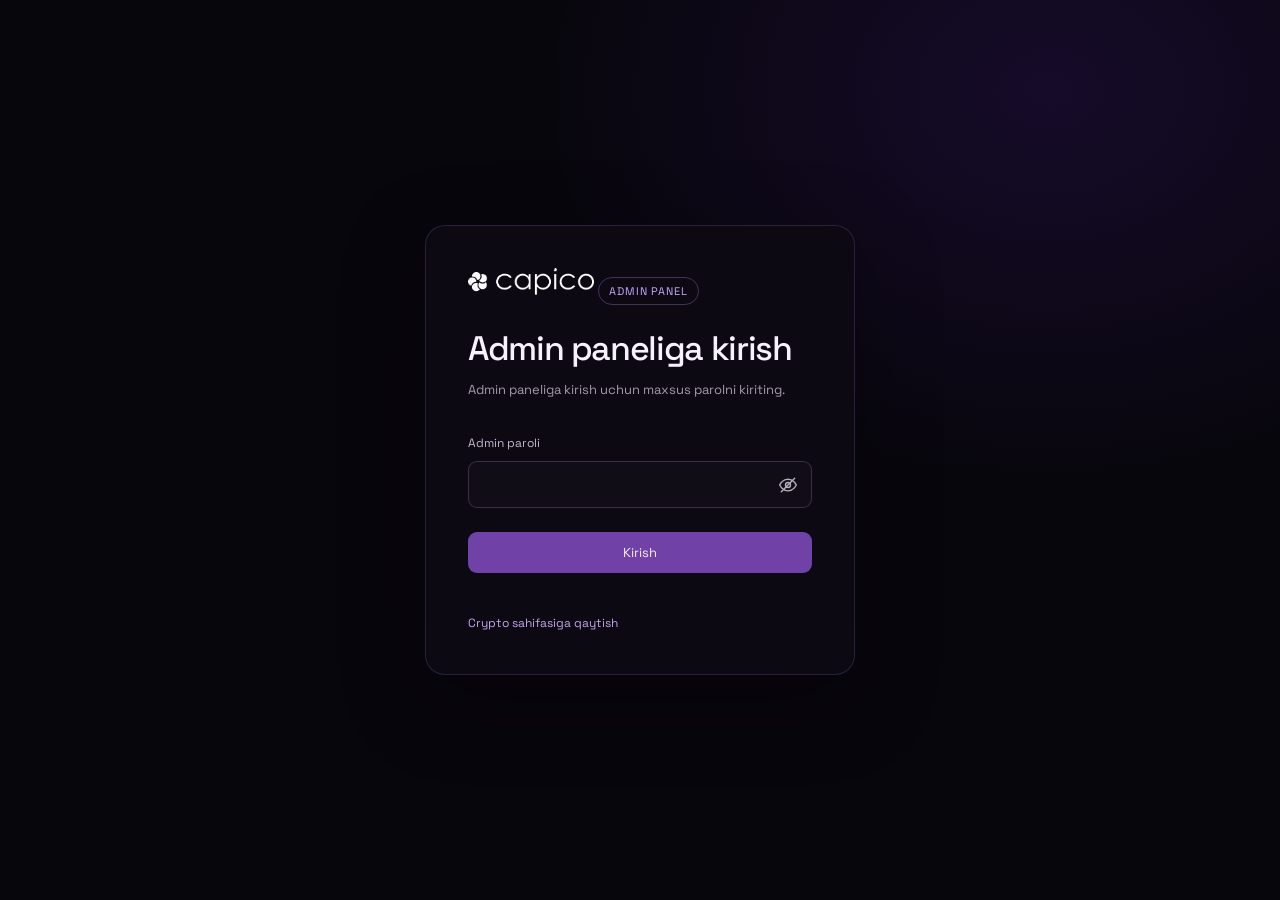
<file: kod/admin-login.html>
<!DOCTYPE html>
<html lang="uz">
<head>
  <meta charset="UTF-8">
  <meta name="viewport" content="width=device-width, initial-scale=1.0">
  <meta name="theme-color" content="#160d25">
  <title>Admin kirish | Capico</title>
  <link rel="stylesheet" href="main.css">
  <link rel="preconnect" href="https://fonts.googleapis.com">
  <link rel="preconnect" href="https://fonts.gstatic.com" crossorigin>
  <link href="https://fonts.googleapis.com/css2?family=Space+Grotesk:wght@300;400;500;600;700&display=swap" rel="stylesheet">
</head>
<body class="crypto-page admin-login-page">
  <main class="admin-login-card">
    <a class="admin-login-brand" href="cc.html#top" aria-label="Capico bosh sahifasiga qaytish">
      <img src="../img/Vector (15).png" alt="Capico">
    </a>
    <p class="admin-demo-label">Admin panel</p>
    <h1 id="admin-login-title">Admin paneliga kirish</h1>
    <p class="admin-login-description" id="admin-login-description">Davom etish uchun admin parolini kiriting.</p>
    <form id="adminLoginForm" novalidate>
      <label for="admin-password">Admin paroli</label>
      <div class="admin-password-field">
        <input id="admin-password" name="password" type="password" autocomplete="current-password" minlength="7" required>
        <button class="admin-password-toggle" type="button" aria-label="Parolni ko‘rsatish" aria-pressed="false" aria-controls="admin-password">
          <svg viewBox="0 0 24 24" aria-hidden="true" focusable="false">
            <path d="M2 12s3.6-7 10-7 10 7 10 7-3.6 7-10 7S2 12 2 12Z"></path>
            <circle cx="12" cy="12" r="3"></circle>
            <path class="admin-password-eye-slash" d="M4 20 20 4"></path>
          </svg>
        </button>
      </div>
      <div id="admin-password-confirm-group" hidden>
        <label for="admin-password-confirm">Parolni qayta kiriting</label>
        <div class="admin-password-field">
          <input id="admin-password-confirm" name="password-confirm" type="password" autocomplete="new-password" minlength="10">
          <button class="admin-password-toggle" type="button" aria-label="Parolni ko‘rsatish" aria-pressed="false" aria-controls="admin-password-confirm">
            <svg viewBox="0 0 24 24" aria-hidden="true" focusable="false">
              <path d="M2 12s3.6-7 10-7 10 7 10 7-3.6 7-10 7S2 12 2 12Z"></path>
              <circle cx="12" cy="12" r="3"></circle>
              <path class="admin-password-eye-slash" d="M4 20 20 4"></path>
            </svg>
          </button>
        </div>
      </div>
      <button id="admin-login-submit" type="submit">Kirish</button>
      <p class="admin-login-status" id="admin-login-status" role="status" aria-live="polite"></p>
    </form>
    <a class="admin-login-back" href="crypto.html">Crypto sahifasiga qaytish</a>
  </main>
  <script>
    (function () {
      const credentialKey = 'capico-admin-demo-credential-v1';
      const presetVersionKey = 'capico-admin-preset-version-v1';
      const sessionKey = 'capico-admin-demo-session-v1';
      const presetPassword = 'hell7755';
      const presetVersion = '3';
      const iterations = 120000;
      const form = document.getElementById('adminLoginForm');
      const passwordInput = document.getElementById('admin-password');
      const confirmGroup = document.getElementById('admin-password-confirm-group');
      const confirmInput = document.getElementById('admin-password-confirm');
      const submitButton = document.getElementById('admin-login-submit');
      const description = document.getElementById('admin-login-description');
      const status = document.getElementById('admin-login-status');

      document.querySelectorAll('.admin-password-toggle').forEach(function (toggle) {
        toggle.addEventListener('click', function () {
          const input = document.getElementById(toggle.getAttribute('aria-controls'));
          const isVisible = input.type === 'password';
          input.type = isVisible ? 'text' : 'password';
          toggle.setAttribute('aria-pressed', String(isVisible));
          toggle.setAttribute('aria-label', isVisible ? 'Parolni yashirish' : 'Parolni ko‘rsatish');
          toggle.classList.toggle('is-visible', isVisible);
        });
      });

      function showError(message) {
        status.textContent = message;
        status.classList.add('is-error');
      }

      function toHex(bytes) {
        return Array.from(bytes).map(function (byte) {
          return byte.toString(16).padStart(2, '0');
        }).join('');
      }

      function fromHex(value) {
        const bytes = new Uint8Array(value.length / 2);
        for (let index = 0; index < bytes.length; index += 1) {
          bytes[index] = parseInt(value.slice(index * 2, index * 2 + 2), 16);
        }
        return bytes;
      }

      async function hashPassword(password, salt) {
        const key = await window.crypto.subtle.importKey(
          'raw',
          new TextEncoder().encode(password),
          'PBKDF2',
          false,
          ['deriveBits']
        );
        const result = await window.crypto.subtle.deriveBits({
          name: 'PBKDF2',
          salt: salt,
          iterations: iterations,
          hash: 'SHA-256'
        }, key, 256);
        return toHex(new Uint8Array(result));
      }

      function readCredential() {
        const saved = window.localStorage.getItem(credentialKey);
        if (saved === null) return null;

        let credential;
        try {
          credential = JSON.parse(saved);
        } catch (error) {
          throw new Error('Saqlangan login ma’lumoti buzilgan. Brauzer xotirasini tekshiring.');
        }

        if (!credential || credential.version !== 1 || credential.iterations !== iterations ||
            typeof credential.salt !== 'string' || !/^[a-f0-9]{32}$/i.test(credential.salt) ||
            typeof credential.hash !== 'string' || !/^[a-f0-9]{64}$/i.test(credential.hash)) {
          throw new Error('Saqlangan login ma’lumoti formati noto‘g‘ri.');
        }
        return credential;
      }

      let credential;
      try {
        if (!window.crypto || !window.crypto.subtle) {
          throw new Error('Parol himoyasi uchun zamonaviy brauzerda sahifani oching.');
        }
        credential = readCredential();
      } catch (error) {
        showError(error.message || 'Login ma’lumotlarini o‘qib bo‘lmadi.');
        submitButton.disabled = true;
        return;
      }

      async function initializePresetCredential() {
        if (credential !== null && window.localStorage.getItem(presetVersionKey) === presetVersion) return;

        const salt = window.crypto.getRandomValues(new Uint8Array(16));
        credential = {
          version: 1,
          iterations: iterations,
          salt: toHex(salt),
          hash: await hashPassword(presetPassword, salt)
        };
        window.localStorage.setItem(credentialKey, JSON.stringify(credential));
        window.localStorage.setItem(presetVersionKey, presetVersion);
      }

      confirmGroup.hidden = true;
      confirmInput.required = false;
      passwordInput.autocomplete = 'current-password';
      submitButton.textContent = 'Kirish';
      description.textContent = 'Admin paneliga kirish uchun maxsus parolni kiriting.';

      initializePresetCredential().catch(function (error) {
        showError(error.message || 'Maxsus parolni sozlab bo‘lmadi.');
        submitButton.disabled = true;
      });

      form.addEventListener('submit', async function (event) {
        event.preventDefault();
        status.textContent = '';
        status.classList.remove('is-error');
        const password = passwordInput.value;

        if (password.length < 7) {
          showError('Parol kamida 7 belgidan iborat bo‘lishi kerak.');
          return;
        }
        submitButton.disabled = true;
        try {
          await initializePresetCredential();
          const actualHash = await hashPassword(password, fromHex(credential.salt));
          if (actualHash !== credential.hash) {
            showError('Parol noto‘g‘ri.');
            passwordInput.value = '';
            passwordInput.focus();
            return;
          }

          window.sessionStorage.setItem(sessionKey, '1');
          window.location.replace('admin.html');
        } catch (error) {
          showError(error.message || 'Parolni saqlash yoki tekshirish amalga oshmadi.');
        } finally {
          submitButton.disabled = false;
        }
      });
    })();
  </script>
</body>
</html>
</file>
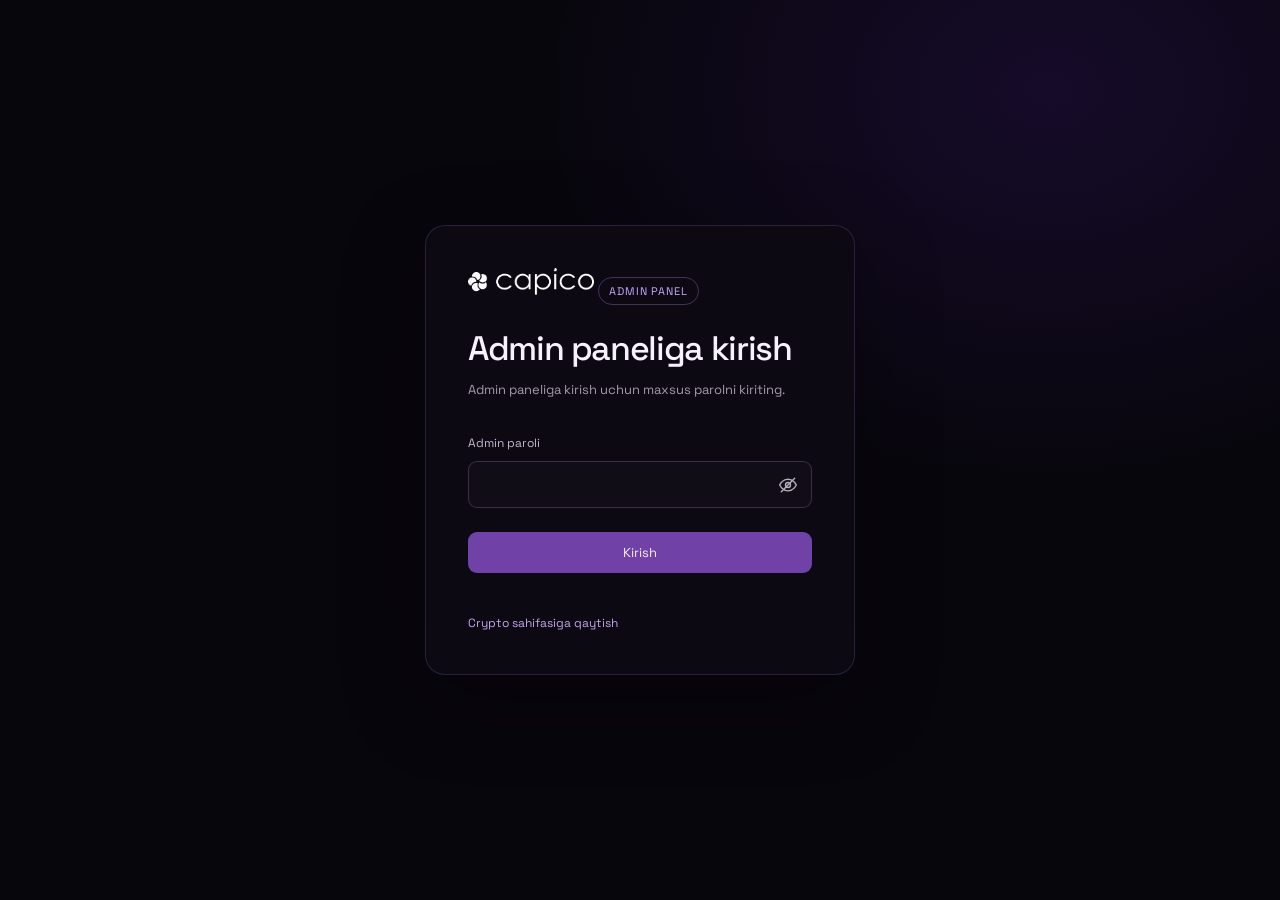
<file: kod/admin.html>
<!DOCTYPE html>
<html lang="uz">
<head>
  <meta charset="UTF-8">
  <meta name="viewport" content="width=device-width, initial-scale=1.0">
  <meta name="theme-color" content="#160d25">
  <title>Sayt tahlillari | Capico</title>
  <link rel="stylesheet" href="main.css">
  <script>
    (function () {
      const storageKey = 'capico-stock-ledger-users-v1';
      const legacyStorageKey = 'capico-stock-ledger-v1';
      const symbols = ['AAPL', 'TSLA', 'NVDA'];

      function createEmptyState() {
        return {
          version: 1,
          balance: 10000000,
          holdings: { AAPL: 0, TSLA: 0, NVDA: 0 },
          transactions: []
        };
      }

      function isValidState(state) {
        return state &&
          state.version === 1 &&
          Number.isSafeInteger(state.balance) &&
          state.balance >= 0 &&
          state.holdings &&
          symbols.every(function (symbol) {
            return Number.isSafeInteger(state.holdings[symbol]) && state.holdings[symbol] >= 0;
          }) &&
          Array.isArray(state.transactions) &&
          state.transactions.every(function (transaction) {
            return transaction &&
              (transaction.type === 'buy' || transaction.type === 'sell') &&
              symbols.indexOf(transaction.symbol) !== -1 &&
              Number.isSafeInteger(transaction.quantity) &&
              transaction.quantity > 0 &&
              Number.isSafeInteger(transaction.amount) &&
              transaction.amount > 0 &&
              typeof transaction.timestamp === 'string' &&
              !Number.isNaN(Date.parse(transaction.timestamp));
          });
      }

      function readStore() {
        const stored = window.localStorage.getItem(storageKey);
        if (stored === null) return { version: 1, accounts: {} };
        let store;
        try {
          store = JSON.parse(stored);
        } catch (error) {
          throw new Error('Foydalanuvchi savdo ma’lumotlari buzilgan.');
        }
        if (!store || store.version !== 1 || !store.accounts || typeof store.accounts !== 'object' ||
            Array.isArray(store.accounts) ||
            !Object.keys(store.accounts).every(function (username) {
              return /^[a-z0-9._-]{3,24}$/.test(username) && isValidState(store.accounts[username]);
            })) {
          throw new Error('Foydalanuvchi savdo ma’lumotlari formati noto‘g‘ri.');
        }
        return store;
      }

      function read() {
        const store = readStore();
        const transactions = [];
        const legacy = window.localStorage.getItem(legacyStorageKey);
        if (legacy !== null) {
          let legacyState;
          try {
            legacyState = JSON.parse(legacy);
          } catch (error) {
            throw new Error('Eski savdo ma’lumotlari buzilgan.');
          }
          if (!isValidState(legacyState)) throw new Error('Eski savdo ma’lumotlari formati noto‘g‘ri.');
          transactions.push.apply(transactions, legacyState.transactions);
        }
        Object.keys(store.accounts).forEach(function (username) {
          transactions.push.apply(transactions, store.accounts[username].transactions);
        });
        const aggregate = createEmptyState();
        aggregate.transactions = transactions;
        return aggregate;
      }

      window.CapicoStockLedger = {
        key: storageKey,
        read: read
      };
    })();
  </script>
  <script>
    (function () {
      const sessionKey = 'capico-admin-demo-session-v1';
      let authenticated = false;
      try {
        authenticated = window.sessionStorage.getItem(sessionKey) === '1';
      } catch (error) {
        document.documentElement.classList.add('admin-auth-pending');
        window.location.replace('admin-login.html');
        return;
      }

      if (!authenticated) {
        document.documentElement.classList.add('admin-auth-pending');
        window.location.replace('admin-login.html');
        return;
      }

      document.addEventListener('DOMContentLoaded', function () {
        const logout = document.getElementById('admin-logout');
        if (logout) {
          logout.addEventListener('click', function () {
            window.sessionStorage.removeItem(sessionKey);
            window.location.replace('admin-login.html');
          });
        }
      });
    })();
  </script>
  <link rel="preconnect" href="https://fonts.googleapis.com">
  <link rel="preconnect" href="https://fonts.gstatic.com" crossorigin>
  <link href="https://fonts.googleapis.com/css2?family=Space+Grotesk:wght@300;400;500;600;700&display=swap" rel="stylesheet">
</head>
<body class="crypto-page admin-demo-page">
  <main class="admin-demo-shell">
    <header class="admin-demo-header">
      <a class="admin-demo-brand" href="cc.html#top" aria-label="Capico bosh sahifasi">
        <img src="../img/Vector (15).png" alt="Capico">
      </a>
      <a class="admin-site-entry" href="cc.html#top" aria-label="Saytga kirish">
        <span>Saytga qaytish</span>
        <span aria-hidden="true">⟶</span>
      </a>
      <button class="admin-site-entry admin-logout" id="admin-logout" type="button">Chiqish</button>
    </header>
    <section class="admin-demo-content" id="siteAnalyticsDashboard" aria-labelledby="analytics-title">
      <div class="analytics-heading">
        <div>
          <h1 id="analytics-title">Sayt tahlillari</h1>
          <p class="admin-demo-description">Sayt bo‘yicha taxminiy tashrif va ko‘rishlar statistikasi.</p>
        </div>
        <span class="analytics-mode-label">TAXMINIY STATISTIKA</span>
      </div>
      <div class="analytics-summary">
        <article class="analytics-card"><span>Tashriflar</span><strong id="analytics-sessions">0</strong></article>
        <article class="analytics-card"><span>Sahifa ko‘rishlari</span><strong id="analytics-pageviews">0</strong></article>
        <article class="analytics-card"><span>Chiqishlar</span><strong id="analytics-exits">0</strong></article>
      </div>
      <section class="analytics-history" aria-labelledby="analytics-history-title">
        <h2 id="analytics-history-title">So‘nggi 7 kun</h2>
        <div class="analytics-legend" aria-hidden="true">
          <span class="analytics-legend-visits">Tashriflar</span>
          <span class="analytics-legend-views">Ko‘rishlar</span>
          <span class="analytics-legend-exits">Chiqishlar</span>
        </div>
        <div class="analytics-chart" id="analytics-chart" role="img" aria-label="Oxirgi yetti kunlik tashriflar, ko‘rishlar va chiqishlar grafigi"></div>
      </section>
      <div class="analytics-details">
        <section class="analytics-devices" aria-labelledby="analytics-devices-title">
          <h2 id="analytics-devices-title">Qurilmalar</h2>
          <p>Kompyuter <strong id="analytics-device-desktop">0</strong></p>
          <p>Telefon <strong id="analytics-device-mobile">0</strong></p>
          <p>Planshet <strong id="analytics-device-tablet">0</strong></p>
        </section>
        <section class="analytics-pages" aria-labelledby="analytics-pages-title">
          <h2 id="analytics-pages-title">Sahifalar bo‘yicha</h2>
          <p id="analytics-empty">Hali tashriflar qayd etilmagan.</p>
          <div class="analytics-table-wrap">
            <table>
              <thead><tr><th>Sahifa</th><th>Tashriflar</th><th>Ko‘rishlar</th><th>Chiqishlar</th></tr></thead>
              <tbody id="analytics-pages"></tbody>
            </table>
          </div>
        </section>
      </div>
      <section class="analytics-users" aria-labelledby="analytics-users-title">
        <div class="analytics-users-heading">
          <h2 id="analytics-users-title">Foydalanuvchilar</h2>
          <span class="analytics-live-label"><span aria-hidden="true"></span> Hozirgi holat</span>
        </div>
        <div class="analytics-summary">
          <article class="analytics-card">
            <span>Jami foydalanuvchilar</span>
            <strong id="analytics-total-users">0</strong>
          </article>
          <article class="analytics-card analytics-card-online">
            <span>Hozir onlayn</span>
            <strong id="analytics-online-users">0</strong>
          </article>
          <article class="analytics-card">
            <span>Offlayn</span>
            <strong id="analytics-offline-users">0</strong>
          </article>
        </div>
      </section>
      <section class="analytics-finance" aria-labelledby="analytics-finance-title">
        <div class="analytics-finance-heading">
          <div>
            <h2 id="analytics-finance-title">Moliyaviy kirim-chiqim</h2>
            <p>Oxirgi 7 kun: sotuvlar kirim, xaridlar chiqim sifatida hisoblanadi.</p>
          </div>
          <div class="analytics-finance-actions">
            <span class="analytics-mode-label">DEMO · SO‘M</span>
          </div>
        </div>
        <div class="analytics-summary">
          <article class="analytics-card"><span>Jami kirim</span><strong id="finance-income">0 so‘m</strong></article>
          <article class="analytics-card"><span>Jami chiqim</span><strong id="finance-expenses">0 so‘m</strong></article>
          <article class="analytics-card"><span>Balans</span><strong id="finance-balance">0 so‘m</strong></article>
        </div>
        <div class="analytics-finance-content">
          <section class="analytics-history" aria-labelledby="analytics-finance-chart-title">
            <h3 id="analytics-finance-chart-title">Kunlik kirim va chiqim</h3>
            <div class="analytics-legend" aria-hidden="true">
              <span class="analytics-legend-income">Kirim</span>
              <span class="analytics-legend-expenses">Chiqim</span>
            </div>
            <div class="analytics-chart" id="analytics-finance-chart" role="img" aria-label="Oxirgi yetti kunlik kirim va chiqim grafigi"></div>
          </section>
          <section class="analytics-pages analytics-finance-table" aria-labelledby="analytics-finance-table-title">
            <h3 id="analytics-finance-table-title">Kunlik tafsilot</h3>
            <div class="analytics-table-wrap">
              <table>
                <thead><tr><th>Kun</th><th>Kirim</th><th>Chiqim</th><th>Balans</th></tr></thead>
                <tbody id="analytics-finance-daily"></tbody>
              </table>
            </div>
            <p class="analytics-finance-disclaimer" id="analytics-finance-status" role="status" aria-live="polite"></p>
          </section>
        </div>
      </section>
      <div class="site-analytics-footer">
        <p class="analytics-status" id="siteAnalyticsStatus" role="status" aria-live="polite"></p>
        <button class="analytics-refresh" id="analytics-refresh" type="button">Taxminiy statistikani yangilash</button>
      </div>
    </section>
  </main>
  <script>
  (function () {
    const pages = [
      ['Bosh sahifa', 180, 420, 38],
      ['Asosiy sayt', 160, 390, 34],
      ['Xususiyatlar', 145, 310, 29],
      ['Narxlar', 125, 270, 25],
      ['Hamkorlar', 95, 220, 18],
      ['Bilimlar bazasi', 110, 250, 21],
      ['Akademiya', 88, 200, 16],
      ['Kriptovalyuta', 130, 280, 24],
      ['Aksiyalar', 72, 165, 13],
      ['Admin panel', 48, 90, 8]
    ];
    const money = new Intl.NumberFormat('uz-UZ', { maximumFractionDigits: 0 });
    function random(min, max) {
      return Math.floor(Math.random() * (max - min + 1)) + min;
    }
    function setText(id, value) {
      const element = document.getElementById(id);
      if (element) element.textContent = value;
    }
    function renderTraffic() {
      let sessions = 0;
      let views = 0;
      let exits = 0;
      const traffic = [];
      for (let index = 6; index >= 0; index -= 1) {
        const date = new Date();
        date.setDate(date.getDate() - index);
        const visits = random(38, 180);
        const dayViews = visits * random(1, 3);
        const dayExits = random(Math.ceil(dayViews * 0.2), Math.floor(dayViews * 0.65));
        traffic.push({
          label: String(date.getDate()).padStart(2, '0') + '.' + String(date.getMonth() + 1).padStart(2, '0'),
          visits: visits,
          views: dayViews,
          exits: dayExits
        });
        sessions += visits;
        views += dayViews;
        exits += dayExits;
      }
      setText('analytics-sessions', String(sessions));
      setText('analytics-pageviews', String(views));
      setText('analytics-exits', String(exits));
      const mobile = Math.floor(sessions * 0.58);
      const desktop = Math.floor(sessions * 0.34);
      setText('analytics-device-mobile', String(mobile));
      setText('analytics-device-desktop', String(desktop));
      setText('analytics-device-tablet', String(sessions - mobile - desktop));
      renderLineChart('analytics-chart', traffic, [
        ['visits', '#c9a7ff'],
        ['views', '#8d68d8'],
        ['exits', '#e48ba3']
      ]);
    }
    function renderLineChart(chartId, days, metrics) {
      const chart = document.getElementById(chartId);
      if (!chart) return;
      const namespace = 'http://www.w3.org/2000/svg';
      const width = 700;
      const top = 12;
      const bottom = 118;
      const left = 24;
      const right = 676;
      const maximum = Math.max(1, ...days.map(function (day) {
        return Math.max(...metrics.map(function (metric) { return day[metric[0]] || 0; }));
      }));
      chart.replaceChildren();
      const svg = document.createElementNS(namespace, 'svg');
      svg.setAttribute('viewBox', '0 0 ' + width + ' 150');
      svg.setAttribute('preserveAspectRatio', 'none');
      svg.setAttribute('class', 'analytics-line-chart');
      for (let grid = 0; grid <= 4; grid += 1) {
        const y = top + (bottom - top) * grid / 4;
        const line = document.createElementNS(namespace, 'line');
        line.setAttribute('x1', String(left));
        line.setAttribute('x2', String(right));
        line.setAttribute('y1', String(y));
        line.setAttribute('y2', String(y));
        line.setAttribute('class', 'analytics-chart-grid');
        svg.append(line);
      }
      const xAt = function (index) { return left + (right - left) * index / (days.length - 1); };
      metrics.forEach(function (metric) {
        const points = days.map(function (day, index) {
          const value = day[metric[0]] || 0;
          return xAt(index) + ',' + (bottom - value / maximum * (bottom - top));
        }).join(' ');
        const path = document.createElementNS(namespace, 'polyline');
        path.setAttribute('points', points);
        path.setAttribute('fill', 'none');
        path.setAttribute('stroke', metric[1]);
        path.setAttribute('stroke-width', '3');
        path.setAttribute('stroke-linecap', 'round');
        path.setAttribute('stroke-linejoin', 'round');
        svg.append(path);
      });
      days.forEach(function (day, index) {
        const label = document.createElementNS(namespace, 'text');
        label.setAttribute('x', String(xAt(index)));
        label.setAttribute('y', '145');
        label.setAttribute('text-anchor', 'middle');
        label.setAttribute('class', 'analytics-chart-label');
        label.textContent = day.label;
        svg.append(label);
      });
      chart.append(svg);
    }
    function renderPages() {
      const body = document.getElementById('analytics-pages');
      if (!body) return;
      body.replaceChildren();
      pages.forEach(function (page) {
        const row = document.createElement('tr');
        [page[0], page[1], page[2], page[3]].forEach(function (value) {
          const cell = document.createElement('td');
          cell.textContent = String(value);
          row.append(cell);
        });
        body.append(row);
      });
    }
    function renderUsers() {
      const total = random(850, 3200);
      const online = random(Math.floor(total * 0.08), Math.floor(total * 0.18));
      setText('analytics-total-users', String(total));
      setText('analytics-online-users', String(online));
      setText('analytics-offline-users', String(total - online));
    }
    function renderFinance() {
      const status = document.getElementById('analytics-finance-status');
      const body = document.getElementById('analytics-finance-daily');
      let transactions;
      try {
        transactions = window.CapicoStockLedger.read().transactions;
      } catch (error) {
        if (status) status.textContent = error.message || 'Moliyaviy hisobotni o‘qib bo‘lmadi.';
        if (status) status.classList.add('is-error');
        setText('finance-income', 'Hisoblab bo‘lmadi');
        setText('finance-expenses', 'Hisoblab bo‘lmadi');
        setText('finance-balance', 'Hisoblab bo‘lmadi');
        if (body) body.replaceChildren();
        renderLineChart('analytics-finance-chart', [], [
          ['income', '#79d6a8'],
          ['expenses', '#e48ba3']
        ]);
        return;
      }
      const totalsByDate = {};
      let income = 0;
      let expenses = 0;
      for (let index = 6; index >= 0; index -= 1) {
        const date = new Date();
        date.setDate(date.getDate() - index);
        const key = date.getFullYear() + '-' + String(date.getMonth() + 1).padStart(2, '0') +
          '-' + String(date.getDate()).padStart(2, '0');
        totalsByDate[key] = {
          label: String(date.getDate()).padStart(2, '0') + '.' + String(date.getMonth() + 1).padStart(2, '0'),
          income: 0,
          expenses: 0
        };
      }
      transactions.forEach(function (transaction) {
        const date = new Date(transaction.timestamp);
        const key = date.getFullYear() + '-' + String(date.getMonth() + 1).padStart(2, '0') +
          '-' + String(date.getDate()).padStart(2, '0');
        if (!totalsByDate[key]) return;
        const amountKey = transaction.type === 'sell' ? 'income' : 'expenses';
        totalsByDate[key][amountKey] += transaction.amount;
        if (transaction.type === 'sell') income += transaction.amount;
        else expenses += transaction.amount;
      });
      const finance = Object.keys(totalsByDate).map(function (key) { return totalsByDate[key]; });
      setText('finance-income', money.format(income) + ' so‘m');
      setText('finance-expenses', money.format(expenses) + ' so‘m');
      const balance = income - expenses;
      setText('finance-balance', money.format(balance) + ' so‘m');
      const balanceElement = document.getElementById('finance-balance');
      if (balanceElement) balanceElement.classList.toggle('is-negative', balance < 0);
      if (body) {
        body.replaceChildren();
        finance.forEach(function (day) {
          const row = document.createElement('tr');
          [day.label, money.format(day.income) + ' so‘m', money.format(day.expenses) + ' so‘m',
            money.format(day.income - day.expenses) + ' so‘m'].forEach(function (value) {
            const cell = document.createElement('td');
            cell.textContent = value;
            row.append(cell);
          });
          body.append(row);
        });
      }
      renderLineChart('analytics-finance-chart', finance, [
        ['income', '#79d6a8'],
        ['expenses', '#e48ba3']
      ]);
      if (status) {
        status.classList.remove('is-error');
        status.textContent = transactions.length
          ? 'Moliyaviy ma’lumotlar shu brauzerda saqlangan demo savdo yozuvlaridan olindi.'
          : 'Hozircha savdo yozuvlari yo‘q. Sotib olish yoki sotishdan keyin kunlik hisobot yangilanadi.';
      }
    }
    function renderAll() {
      renderTraffic();
      renderPages();
      renderUsers();
      renderFinance();
      setText('siteAnalyticsStatus', 'Tashrif va foydalanuvchi raqamlari taxminiy. Moliyaviy hisobot savdo yozuvlaridan olinadi.');
    }
    const refresh = document.getElementById('analytics-refresh');
    if (refresh) refresh.addEventListener('click', renderAll);
    window.addEventListener('storage', function (event) {
      if (event.key === window.CapicoStockLedger.key) renderFinance();
    });
    document.addEventListener('visibilitychange', function () {
      if (!document.hidden) renderFinance();
    });
    renderAll();
  })();
  </script>
</body>
</html>
</file>
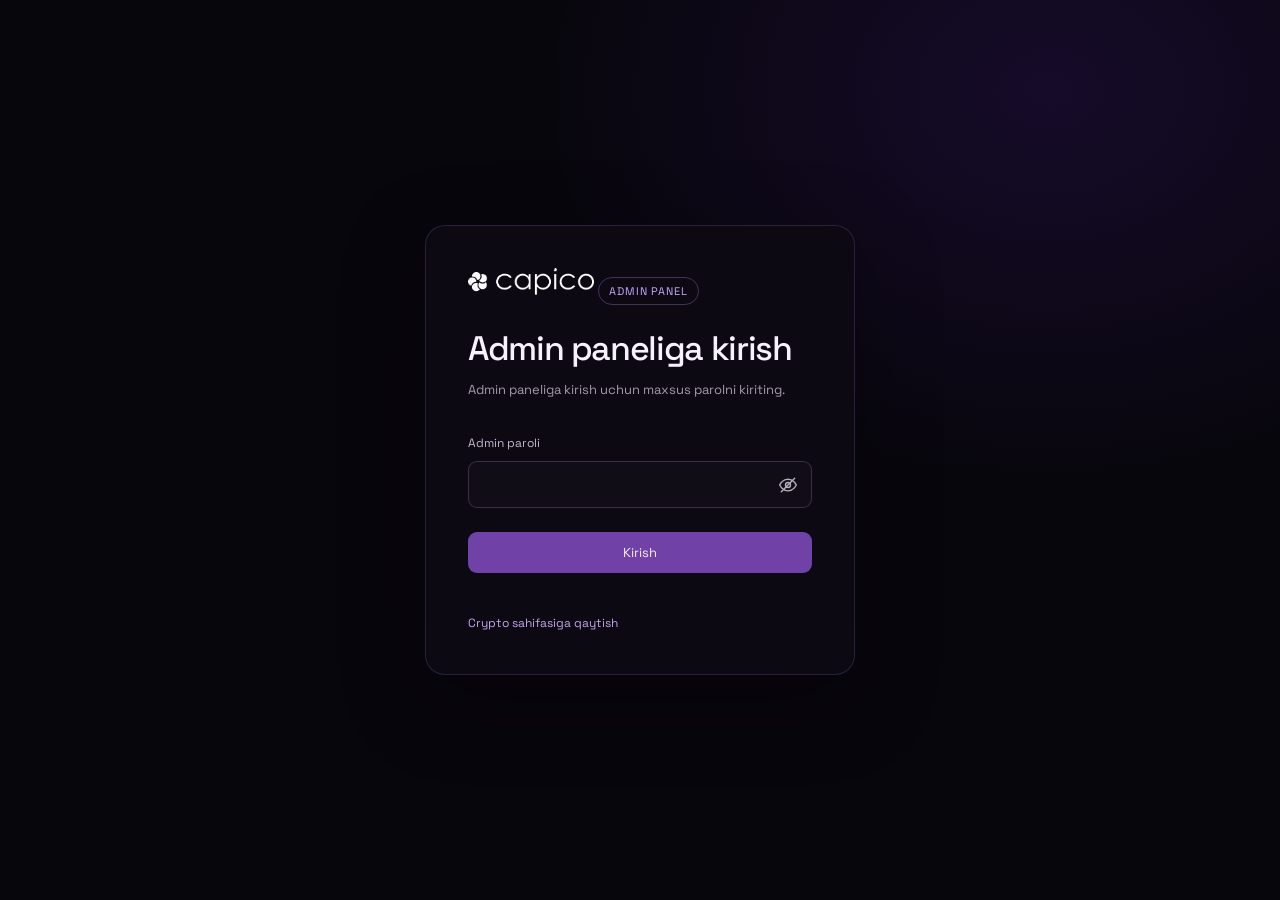
<file: kod/cantent.html>
<!DOCTYPE html>
<html lang="uz">
<head>
  <meta charset="UTF-8">
  <meta name="viewport" content="width=device-width, initial-scale=1.0">
  <meta name="theme-color" content="#160d25">
  <title>Demo ma’lumotlar bazasi | Capico</title>
  <link rel="stylesheet" href="main.css">
  <script>
    (function () {
      const sessionKey = 'capico-admin-demo-session-v1';
      let authenticated = false;
      try {
        authenticated = window.sessionStorage.getItem(sessionKey) === '1';
      } catch (error) {
        document.documentElement.classList.add('admin-auth-pending');
        window.location.replace('admin-login.html');
        return;
      }

      if (!authenticated) {
        document.documentElement.classList.add('admin-auth-pending');
        window.location.replace('admin-login.html');
        return;
      }

      document.addEventListener('DOMContentLoaded', function () {
        const logout = document.getElementById('admin-logout');
        if (logout) {
          logout.addEventListener('click', function () {
            window.sessionStorage.removeItem(sessionKey);
            window.location.replace('admin-login.html');
          });
        }
      });
    })();
  </script>
  <script>
    (function () {
      const storageKey = 'capico-stock-ledger-users-v1';
      const legacyStorageKey = 'capico-stock-ledger-v1';
      const symbols = ['AAPL', 'TSLA', 'NVDA'];

      function createEmptyState() {
        return {
          version: 1,
          balance: 10000000,
          holdings: { AAPL: 0, TSLA: 0, NVDA: 0 },
          transactions: []
        };
      }

      function isValidState(state) {
        return state &&
          state.version === 1 &&
          Number.isSafeInteger(state.balance) &&
          state.balance >= 0 &&
          state.holdings &&
          symbols.every(function (symbol) {
            return Number.isSafeInteger(state.holdings[symbol]) && state.holdings[symbol] >= 0;
          }) &&
          Array.isArray(state.transactions) &&
          state.transactions.every(function (transaction) {
            return transaction &&
              (transaction.type === 'buy' || transaction.type === 'sell') &&
              symbols.indexOf(transaction.symbol) !== -1 &&
              Number.isSafeInteger(transaction.quantity) &&
              transaction.quantity > 0 &&
              Number.isSafeInteger(transaction.amount) &&
              transaction.amount > 0 &&
              typeof transaction.timestamp === 'string' &&
              !Number.isNaN(Date.parse(transaction.timestamp));
          });
      }

      function readStore() {
        const stored = window.localStorage.getItem(storageKey);
        if (stored === null) return { version: 1, accounts: {} };
        let store;
        try {
          store = JSON.parse(stored);
        } catch (error) {
          throw new Error('Foydalanuvchi savdo ma’lumotlari buzilgan.');
        }
        if (!store || store.version !== 1 || !store.accounts || typeof store.accounts !== 'object' ||
            Array.isArray(store.accounts) ||
            !Object.keys(store.accounts).every(function (username) {
              return /^[a-z0-9._-]{3,24}$/.test(username) && isValidState(store.accounts[username]);
            })) {
          throw new Error('Foydalanuvchi savdo ma’lumotlari formati noto‘g‘ri.');
        }
        return store;
      }

      function read() {
        const store = readStore();
        const transactions = [];
        const legacy = window.localStorage.getItem(legacyStorageKey);
        if (legacy !== null) {
          let legacyState;
          try {
            legacyState = JSON.parse(legacy);
          } catch (error) {
            throw new Error('Eski savdo ma’lumotlari buzilgan.');
          }
          if (!isValidState(legacyState)) throw new Error('Eski savdo ma’lumotlari formati noto‘g‘ri.');
          transactions.push.apply(transactions, legacyState.transactions);
        }
        Object.keys(store.accounts).forEach(function (username) {
          transactions.push.apply(transactions, store.accounts[username].transactions);
        });
        const aggregate = createEmptyState();
        aggregate.transactions = transactions;
        return aggregate;
      }

      window.CapicoStockLedger = { key: storageKey, read: read };
    })();
  </script>
  <link rel="preconnect" href="https://fonts.googleapis.com">
  <link rel="preconnect" href="https://fonts.gstatic.com" crossorigin>
  <link href="https://fonts.googleapis.com/css2?family=Space+Grotesk:wght@300;400;500;600;700&display=swap" rel="stylesheet">
</head>
<body class="crypto-page admin-demo-page">
  <main class="admin-demo-shell">
    <header class="admin-demo-header">
      <a class="admin-demo-brand" href="cc.html#top" aria-label="Capico bosh sahifasi">
        <img src="../img/Vector (15).png" alt="Capico">
      </a>
      <a class="admin-site-entry" href="admin.html">Admin hisobotiga qaytish</a>
      <button class="admin-site-entry admin-logout" id="admin-logout" type="button">Chiqish</button>
    </header>
    <section class="admin-demo-content" aria-labelledby="database-title">
      <div class="analytics-heading">
        <div>
          <h1 id="database-title">Demo ma’lumotlar bazasi</h1>
          <p class="admin-demo-description">Aksiya xarid va sotuvlari ro‘yxati.</p>
        </div>
        <span class="analytics-mode-label">BRAUZERDA SAQLANGAN</span>
      </div>
      <div class="admin-login-warning" role="note">Bu sinov ma’lumotlari faqat shu brauzerda saqlanadi. HTML ichida haqiqiy, qurilmalararo umumiy baza yaratib bo‘lmaydi; buning uchun server kerak.</div>
      <section class="analytics-pages" aria-labelledby="database-table-title">
        <h2 id="database-table-title">Savdo yozuvlari</h2>
        <p id="database-empty">Hozircha yozuv mavjud emas.</p>
        <p class="analytics-finance-disclaimer is-error" id="database-error" role="status" aria-live="polite" hidden></p>
        <div class="analytics-table-wrap">
          <table>
            <thead>
              <tr><th>Sana</th><th>Aksiya</th><th>Harakat</th><th>Miqdor</th><th>Summa</th></tr>
            </thead>
            <tbody id="database-transactions"></tbody>
          </table>
        </div>
      </section>
    </section>
  </main>
  <script>
    (function () {
      const money = new Intl.NumberFormat('uz-UZ', { maximumFractionDigits: 0 });
      const body = document.getElementById('database-transactions');
      const empty = document.getElementById('database-empty');
      const error = document.getElementById('database-error');

      function renderTransactions() {
        try {
          const transactions = window.CapicoStockLedger.read().transactions;
          body.replaceChildren();
          empty.hidden = transactions.length > 0;
          error.hidden = true;
          transactions.slice().reverse().forEach(function (transaction) {
            const date = new Date(transaction.timestamp);
            const row = document.createElement('tr');
            [
              date.toLocaleString('uz-UZ'),
              transaction.symbol,
              transaction.type === 'buy' ? 'Xarid (chiqim)' : 'Sotuv (kirim)',
              String(transaction.quantity) + ' dona',
              money.format(transaction.amount) + ' so‘m'
            ].forEach(function (value) {
              const cell = document.createElement('td');
              cell.textContent = value;
              row.append(cell);
            });
            body.append(row);
          });
        } catch (cause) {
          error.textContent = cause.message || 'Savdo yozuvlarini o‘qib bo‘lmadi.';
          error.hidden = false;
        }
      }

      window.addEventListener('storage', function (event) {
        if (event.key === window.CapicoStockLedger.key) renderTransactions();
      });
      document.addEventListener('visibilitychange', function () {
        if (!document.hidden) renderTransactions();
      });
      renderTransactions();
    })();
  </script>
</body>
</html>
</file>
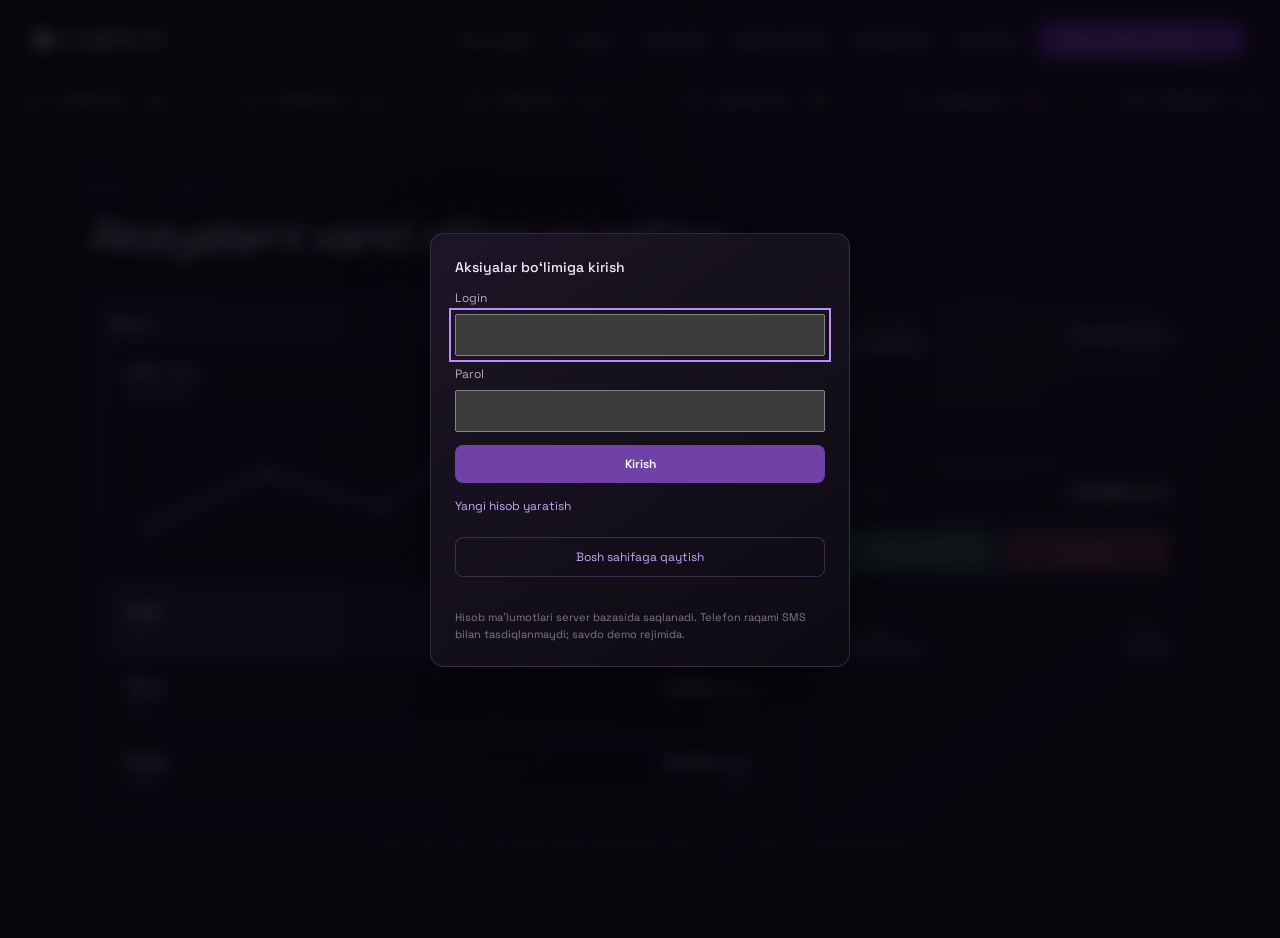
<file: kod/stocks.html>
<!DOCTYPE html>
<html lang="uz">
<head>
  <meta charset="UTF-8">
  <meta name="viewport" content="width=device-width, initial-scale=1.0">
  <meta name="theme-color" content="#160d25">
  <title>Aksiyalar savdosi | Capico</title>
  <link rel="stylesheet" href="main.css">
  <script>
    (function () {
      const storageKey = 'capico-stock-ledger-users-v1';
      const legacyStorageKey = 'capico-stock-ledger-v1';
      const symbols = ['AAPL', 'TSLA', 'NVDA'];

      function createEmptyState() {
        return {
          version: 1,
          balance: 10000000,
          holdings: { AAPL: 0, TSLA: 0, NVDA: 0 },
          transactions: []
        };
      }

      function isValidState(state) {
        return state &&
          state.version === 1 &&
          Number.isSafeInteger(state.balance) &&
          state.balance >= 0 &&
          state.holdings &&
          symbols.every(function (symbol) {
            return Number.isSafeInteger(state.holdings[symbol]) && state.holdings[symbol] >= 0;
          }) &&
          Array.isArray(state.transactions) &&
          state.transactions.every(function (transaction) {
            return transaction &&
              (transaction.type === 'buy' || transaction.type === 'sell') &&
              symbols.indexOf(transaction.symbol) !== -1 &&
              Number.isSafeInteger(transaction.quantity) &&
              transaction.quantity > 0 &&
              Number.isSafeInteger(transaction.amount) &&
              transaction.amount > 0 &&
              typeof transaction.timestamp === 'string' &&
              !Number.isNaN(Date.parse(transaction.timestamp));
          });
      }

      function readStore() {
        const stored = window.localStorage.getItem(storageKey);
        if (stored === null) return { version: 1, accounts: {} };

        let store;
        try {
          store = JSON.parse(stored);
        } catch (error) {
          throw new Error('Foydalanuvchi savdo ma’lumotlari buzilgan.');
        }

        if (!store || store.version !== 1 || !store.accounts || typeof store.accounts !== 'object' ||
            Array.isArray(store.accounts) ||
            !Object.keys(store.accounts).every(function (username) {
              return /^[a-z0-9._-]{3,24}$/.test(username) && isValidState(store.accounts[username]);
            })) {
          throw new Error('Foydalanuvchi savdo ma’lumotlari formati noto‘g‘ri.');
        }
        return store;
      }

      function readLegacyState() {
        const stored = window.localStorage.getItem(legacyStorageKey);
        if (stored === null) return createEmptyState();
        let state;
        try {
          state = JSON.parse(stored);
        } catch (error) {
          throw new Error('Eski savdo ma’lumotlari buzilgan.');
        }
        if (!isValidState(state)) throw new Error('Eski savdo ma’lumotlari formati noto‘g‘ri.');
        return state;
      }

      function read(username) {
        const store = readStore();
        if (typeof username === 'string') {
          const normalizedUsername = username.trim().toLowerCase();
          if (!/^[a-z0-9._-]{3,24}$/.test(normalizedUsername)) {
            throw new Error('Foydalanuvchi logini noto‘g‘ri.');
          }
          return store.accounts[normalizedUsername] || createEmptyState();
        }
        const allTransactions = readLegacyState().transactions;
        Object.keys(store.accounts).forEach(function (accountName) {
          allTransactions.push.apply(allTransactions, store.accounts[accountName].transactions);
        });
        const aggregate = createEmptyState();
        aggregate.transactions = allTransactions;
        return aggregate;
      }

      function save(username, state) {
        if (typeof username !== 'string' || !/^[a-z0-9._-]{3,24}$/.test(username)) {
          throw new Error('Savdo yozuvini foydalanuvchi hisobiga bog‘lab bo‘lmadi.');
        }
        const persistedState = {
          version: 1,
          balance: state.balance,
          holdings: {
            AAPL: state.holdings.AAPL,
            TSLA: state.holdings.TSLA,
            NVDA: state.holdings.NVDA
          },
          transactions: state.transactions
        };
        if (!isValidState(persistedState)) {
          throw new Error('Savdo ma’lumotlarini saqlash uchun qiymatlar noto‘g‘ri.');
        }
        const store = readStore();
        store.accounts[username] = persistedState;
        window.localStorage.setItem(storageKey, JSON.stringify(store));
      }

      window.CapicoStockLedger = {
        key: storageKey,
        read: read,
        save: save
      };
    })();
  </script>
  <link rel="preconnect" href="https://fonts.googleapis.com">
  <link rel="preconnect" href="https://fonts.gstatic.com" crossorigin>
  <link href="https://fonts.googleapis.com/css2?family=Space+Grotesk:wght@300;400;500;600;700&display=swap" rel="stylesheet">
</head>
<body class="crypto-page stock-auth-open">
  <main class="crypto-shell" inert>
    <header class="navbar section-page-navbar crypto-navbar">
      <a class="logo" href="cc.html#top" aria-label="Capico bosh sahifasi"><img src="../img/Vector (15).png" alt="Capico"></a>
      <nav class="nav-links" aria-label="Asosiy menyu">
        <a data-language="en" href="features.html">features</a><a data-language="uz" href="features.html">imkoniyatlar</a><a data-language="ru" href="features.html">возможности</a>
        <a data-language="en" href="prices.html">prices</a><a data-language="uz" href="prices.html">narxlar</a><a data-language="ru" href="prices.html">цены</a>
        <a data-language="en" href="partners.html">partners</a><a data-language="uz" href="partners.html">hamkorlar</a><a data-language="ru" href="partners.html">партнёры</a>
        <a data-language="en" href="knowledge.html">knowledge base</a><a data-language="uz" href="knowledge.html">bilimlar bazasi</a><a data-language="ru" href="knowledge.html">база знаний</a>
        <a data-language="en" href="academy.html">academy</a><a data-language="uz" href="academy.html">akademiya</a><a data-language="ru" href="academy.html">академия</a>
        <a data-language="en" href="stocks.html" aria-current="page">stocks</a><a data-language="uz" href="stocks.html" aria-current="page">aksiyalar</a><a data-language="ru" href="stocks.html" aria-current="page">акции</a>
      </nav>
      <a class="btn-signin-nav crypto-home-link" href="cc.html#top">
        <span data-language="uz">Capico bosh sahifasi</span>
        <span aria-hidden="true">⟶</span>
      </a>
    </header>

    <div class="stock-ticker" aria-label="Aksiya kurslari">
      <div class="stock-ticker-track">
        <span>AAPL <strong>22 450 so‘m</strong> <b class="positive">+1.84%</b></span>
        <span>TSLA <strong>41 800 so‘m</strong> <b class="negative">-0.62%</b></span>
        <span>NVDA <strong>15 120 so‘m</strong> <b class="positive">+2.31%</b></span>
        <span>AAPL <strong>22 450 so‘m</strong> <b class="positive">+1.84%</b></span>
        <span>TSLA <strong>41 800 so‘m</strong> <b class="negative">-0.62%</b></span>
        <span>NVDA <strong>15 120 so‘m</strong> <b class="positive">+2.31%</b></span>
      </div>
    </div>

    <section class="stock-trading" id="stock-trading" aria-labelledby="stock-trading-title">
      <div class="crypto-section-heading">
        <p class="crypto-eyebrow"><span aria-hidden="true"></span>AKSIYALAR SAVDOSI</p>
        <h2 id="stock-trading-title">Aksiyalarni xarid qiling va soting</h2>
      </div>
      <div class="stock-trading-grid">
        <div class="stock-market-panel">
          <div class="stock-market-heading">
            <h3>Bozor</h3>
            <span class="stock-market-status"><span aria-hidden="true"></span> Demo bozor</span>
          </div>
          <section class="stock-chart-panel" aria-labelledby="stock-chart-title">
            <div class="stock-chart-heading">
              <div>
                <h3 id="stock-chart-title">AAPL kursi</h3>
                <span id="stock-chart-price">22 450 so‘m</span>
              </div>
              <span id="stock-chart-change" class="stock-change positive">+1.84%</span>
            </div>
            <div class="stock-chart" id="stock-chart" role="img" aria-label="Aksiya kursi grafigi"></div>
          </section>
          <div class="stock-list" role="list">
            <button class="stock-row is-active" type="button" data-symbol="AAPL" data-name="Apple" data-price="22450" role="listitem">
              <span><strong>AAPL</strong><small>Apple</small></span>
              <span><strong>22 450 so‘m</strong><small class="stock-change positive">+1.84%</small></span>
            </button>
            <button class="stock-row" type="button" data-symbol="TSLA" data-name="Tesla" data-price="41800" role="listitem">
              <span><strong>TSLA</strong><small>Tesla</small></span>
              <span><strong>41 800 so‘m</strong><small class="stock-change negative">-0.62%</small></span>
            </button>
            <button class="stock-row" type="button" data-symbol="NVDA" data-name="NVIDIA" data-price="15120" role="listitem">
              <span><strong>NVDA</strong><small>NVIDIA</small></span>
              <span><strong>15 120 so‘m</strong><small class="stock-change positive">+2.31%</small></span>
            </button>
          </div>
        </div>
        <div class="stock-order-panel">
          <div class="stock-session-panel" id="stock-session-panel" hidden>
            <span>Siz <strong id="stock-current-user"></strong> sifatida kirdingiz.</span>
            <button class="stock-auth-link" id="stock-logout" type="button">Chiqish</button>
          </div>
          <div class="stock-selected">
            <span>
              <small>Tanlangan aksiya</small>
              <strong id="stock-selected-name">Apple (AAPL)</strong>
            </span>
            <strong id="stock-selected-price">22 450 so‘m</strong>
          </div>
          <label for="stock-quantity">Miqdor</label>
          <input id="stock-quantity" type="number" min="1" step="1" value="1" inputmode="numeric">
          <div class="stock-order-total">
            <span>Jami summa</span>
            <strong id="stock-order-total">22 450 so‘m</strong>
          </div>
          <div class="stock-actions">
            <button class="stock-buy" id="stock-buy" type="button" disabled>Sotib olish</button>
            <button class="stock-sell" id="stock-sell" type="button" disabled>Sotish</button>
          </div>
          <p class="stock-status" id="stock-status" role="status" aria-live="polite"></p>
          <div class="stock-account">
            <span>Demo balans <strong id="stock-balance">10 000 000 so‘m</strong></span>
            <span>Sizda <strong id="stock-holding">0 dona</strong></span>
          </div>
        </div>
      </div>
      <p class="stock-disclaimer">Bu demo rejim: real pul yoki aksiya savdosi bajarilmaydi. Savdo yozuvlari faqat shu brauzerda saqlanadi.</p>
    </section>
  </main>
  <section class="stock-auth-panel" id="stock-auth-panel" role="dialog" aria-modal="true" aria-labelledby="stock-auth-title">
    <div class="stock-auth-card">
      <div class="stock-auth-heading">
        <h3 id="stock-auth-title">Aksiyalar bo‘limiga kirish</h3>
      </div>
      <form class="stock-auth-form" id="stock-login-form">
        <label for="stock-login-username">Login</label>
        <input id="stock-login-username" name="username" type="text" autocomplete="username" autofocus required>
        <label for="stock-login-password">Parol</label>
        <input id="stock-login-password" name="password" type="password" autocomplete="current-password" minlength="7" required>
        <button class="stock-auth-primary" type="submit">Kirish</button>
        <button class="stock-auth-link" id="stock-show-register" type="button">Yangi hisob yaratish</button>
      </form>
      <form class="stock-auth-form" id="stock-register-form" hidden>
        <p class="stock-auth-step" id="stock-register-step-label">1 / 3 · Telefon raqami</p>
        <div class="stock-register-step" data-register-step="0">
          <label for="stock-register-phone">Telefon raqami</label>
          <div class="stock-phone-entry">
            <span aria-hidden="true">+998</span>
            <input id="stock-register-phone" name="phone" type="tel" autocomplete="tel-national" placeholder="90 123 45 67" required>
          </div>
        </div>
        <div class="stock-register-step" data-register-step="1" hidden>
          <label for="stock-register-username">Yangi login</label>
          <input id="stock-register-username" name="new-username" type="text" autocomplete="username" minlength="3" maxlength="24" pattern="[A-Za-z0-9._\-]{3,24}" required>
          <small>3–24 belgi: lotin harflari, raqam, nuqta, _ yoki -.</small>
        </div>
        <div class="stock-register-step" data-register-step="2" hidden>
          <label for="stock-register-password">Yangi parol</label>
          <input id="stock-register-password" name="new-password" type="password" autocomplete="new-password" minlength="7" required>
          <label for="stock-register-password-confirm">Parolni tasdiqlang</label>
          <input id="stock-register-password-confirm" name="password-confirm" type="password" autocomplete="new-password" minlength="7" required>
        </div>
        <div class="stock-auth-actions">
          <button class="stock-auth-secondary" id="stock-register-back" type="button" hidden>Orqaga</button>
          <button class="stock-auth-primary" id="stock-register-next" type="button">Davom etish</button>
          <button class="stock-auth-primary" id="stock-register-submit" type="submit" hidden>Hisob yaratish</button>
        </div>
        <button class="stock-auth-link" id="stock-show-login" type="button">Mavjud hisob bilan kirish</button>
      </form>
      <a class="stock-auth-home-button" href="cc.html#top">Bosh sahifaga qaytish</a>
      <p class="stock-auth-status" id="stock-auth-status" role="status" aria-live="polite"></p>
      <p class="stock-auth-note">Hisob ma’lumotlari server bazasida saqlanadi. Telefon raqami SMS bilan tasdiqlanmaydi; savdo demo rejimida.</p>
    </div>
  </section>
  <script>
    const moneyFormatter = new Intl.NumberFormat('uz-UZ', { maximumFractionDigits: 0 });
    let stockState = {
      balance: 10000000,
      selectedSymbol: 'AAPL',
      selectedName: 'Apple',
      selectedPrice: 22450,
      holdings: { AAPL: 0, TSLA: 0, NVDA: 0 },
      transactions: []
    };
    const stockHistory = {
      AAPL: [22450, 22620, 22510, 22780, 22640, 22450],
      TSLA: [41800, 42140, 41920, 41680, 42010, 41800],
      NVDA: [15120, 14980, 15240, 15320, 15410, 15120]
    };
    const userStorageKey = 'capico-stock-users-v1';
    const passwordIterations = 120000;
    const quantityInput = document.getElementById('stock-quantity');
    const totalElement = document.getElementById('stock-order-total');
    const statusElement = document.getElementById('stock-status');
    const authStatus = document.getElementById('stock-auth-status');
    const authPanel = document.getElementById('stock-auth-panel');
    const mainContent = document.querySelector('main');
    const loginForm = document.getElementById('stock-login-form');
    const registerForm = document.getElementById('stock-register-form');
    const registerSteps = Array.from(document.querySelectorAll('.stock-register-step'));
    let currentUser = null;
    let registrationStep = 0;
    let registrationDraft = {};

    function normalizeUsername(username) {
      return username.trim().toLowerCase();
    }

    function readUsers() {
      const saved = window.localStorage.getItem(userStorageKey);
      if (saved === null) return [];
      let users;
      try {
        users = JSON.parse(saved);
      } catch (error) {
        throw new Error('Hisoblar ma’lumoti buzilgan. Ro‘yxatdan o‘tish ma’lumotlarini o‘qib bo‘lmadi.');
      }
      if (!Array.isArray(users) || !users.every(function (user) {
        return user &&
          typeof user.username === 'string' &&
          /^[a-z0-9._-]{3,24}$/.test(user.username) &&
          typeof user.phone === 'string' &&
          typeof user.salt === 'string' &&
          /^[a-f0-9]{32}$/i.test(user.salt) &&
          typeof user.hash === 'string' &&
          /^[a-f0-9]{64}$/i.test(user.hash);
      })) {
        throw new Error('Hisoblar ma’lumoti formati noto‘g‘ri.');
      }
      return users;
    }

    function toHex(bytes) {
      return Array.from(bytes).map(function (byte) {
        return byte.toString(16).padStart(2, '0');
      }).join('');
    }

    function fromHex(value) {
      const bytes = new Uint8Array(value.length / 2);
      for (let index = 0; index < bytes.length; index += 1) {
        bytes[index] = parseInt(value.slice(index * 2, index * 2 + 2), 16);
      }
      return bytes;
    }

    async function hashPassword(password, salt) {
      const key = await window.crypto.subtle.importKey(
        'raw',
        new TextEncoder().encode(password),
        'PBKDF2',
        false,
        ['deriveBits']
      );
      const result = await window.crypto.subtle.deriveBits({
        name: 'PBKDF2',
        salt: salt,
        iterations: passwordIterations,
        hash: 'SHA-256'
      }, key, 256);
      return toHex(new Uint8Array(result));
    }

    function hashesMatch(actual, expected) {
      if (actual.length !== expected.length) return false;
      let difference = 0;
      for (let index = 0; index < actual.length; index += 1) {
        difference |= actual.charCodeAt(index) ^ expected.charCodeAt(index);
      }
      return difference === 0;
    }

    function showAuthMessage(message, isError) {
      authStatus.textContent = message;
      authStatus.classList.toggle('is-error', Boolean(isError));
    }

    async function requestApi(path, payload) {
      const response = await fetch(path, {
        method: 'POST',
        headers: { 'Content-Type': 'application/json' },
        credentials: 'same-origin',
        body: JSON.stringify(payload)
      });
      let result;
      try {
        result = await response.json();
      } catch (error) {
        throw new Error('Serverdan javobni o‘qib bo‘lmadi.');
      }
      if (!response.ok) {
        const apiError = new Error(result.error || 'So‘rov bajarilmadi.');
        apiError.status = response.status;
        throw apiError;
      }
      return result;
    }

    function setLoggedIn(username) {
      const accountState = window.CapicoStockLedger.read(username);
      currentUser = username;
      document.body.classList.remove('stock-auth-open');
      mainContent.inert = false;
      authPanel.hidden = true;
      stockState = Object.assign(stockState, accountState);
      document.getElementById('stock-login-form').hidden = true;
      registerForm.hidden = true;
      document.getElementById('stock-session-panel').hidden = false;
      document.getElementById('stock-current-user').textContent = username;
      document.getElementById('stock-buy').disabled = false;
      document.getElementById('stock-sell').disabled = false;
      showAuthMessage('', false);
      updateStockPanel();
    }

    function renderRegistrationStep() {
      registerSteps.forEach(function (step, index) {
        step.hidden = index !== registrationStep;
      });
      document.getElementById('stock-register-step-label').textContent =
        (registrationStep + 1) + ' / 3 · ' +
        ['Telefon raqami', 'Yangi login', 'Parol'][registrationStep];
      document.getElementById('stock-register-back').hidden = registrationStep === 0;
      document.getElementById('stock-register-next').hidden = registrationStep === 2;
      document.getElementById('stock-register-submit').hidden = registrationStep !== 2;
    }

    function validateRegistrationStep() {
      if (registrationStep === 0) {
        const phone = document.getElementById('stock-register-phone');
        const enteredDigits = phone.value.replace(/\D/g, '');
        const nationalDigits = enteredDigits.startsWith('998') ? enteredDigits.slice(3) : enteredDigits;
        if (!/^[0-9]{9}$/.test(nationalDigits)) {
          phone.setCustomValidity('Telefon raqamini +998 dan keyin 9 ta raqam bilan kiriting.');
          phone.reportValidity();
          phone.setCustomValidity('');
          return false;
        }
        registrationDraft.phone = '+998' + nationalDigits;
      } else if (registrationStep === 1) {
        const usernameInput = document.getElementById('stock-register-username');
        const username = normalizeUsername(usernameInput.value);
        if (!/^[a-z0-9._-]{3,24}$/.test(username)) {
          usernameInput.setCustomValidity('Login 3–24 belgi bo‘lsin: lotin harflari, raqam, nuqta, _ yoki -.');
          usernameInput.reportValidity();
          usernameInput.setCustomValidity('');
          return false;
        }
        registrationDraft.username = username;
      }
      return true;
    }

    function formatMoney(amount) {
      return moneyFormatter.format(amount) + ' so‘m';
    }

    function saveTransaction(type, quantity, amount) {
      const transaction = {
        type: type,
        symbol: stockState.selectedSymbol,
        quantity: quantity,
        amount: amount,
        timestamp: new Date().toISOString()
      };
      const nextState = {
        balance: stockState.balance,
        holdings: Object.assign({}, stockState.holdings),
        transactions: stockState.transactions.concat(transaction)
      };
      window.CapicoStockLedger.save(currentUser, nextState);
      stockState = Object.assign(stockState, nextState);
    }

    function renderStockChart() {
      const chart = document.getElementById('stock-chart');
      const history = stockHistory[stockState.selectedSymbol];
      const namespace = 'http://www.w3.org/2000/svg';
      const width = 700;
      const height = 150;
      const left = 24;
      const right = 676;
      const top = 12;
      const bottom = 118;
      const maximum = Math.max(...history);
      const minimum = Math.min(...history);
      const range = maximum - minimum || 1;
      const xAt = function (index) {
        return left + (right - left) * index / (history.length - 1);
      };
      const yAt = function (value) {
        return bottom - ((value - minimum) / range) * (bottom - top);
      };

      chart.replaceChildren();
      const svg = document.createElementNS(namespace, 'svg');
      svg.setAttribute('viewBox', '0 0 ' + width + ' ' + height);
      svg.setAttribute('preserveAspectRatio', 'none');
      svg.setAttribute('class', 'stock-line-chart');

      for (let grid = 0; grid <= 4; grid += 1) {
        const y = top + (bottom - top) * grid / 4;
        const line = document.createElementNS(namespace, 'line');
        line.setAttribute('x1', String(left));
        line.setAttribute('x2', String(right));
        line.setAttribute('y1', String(y));
        line.setAttribute('y2', String(y));
        line.setAttribute('class', 'stock-chart-grid');
        svg.append(line);
      }

      const points = history.map(function (value, index) {
        return xAt(index) + ',' + yAt(value);
      }).join(' ');
      const path = document.createElementNS(namespace, 'polyline');
      path.setAttribute('points', points);
      path.setAttribute('fill', 'none');
      path.setAttribute('stroke', '#c9a7ff');
      path.setAttribute('stroke-width', '3');
      path.setAttribute('stroke-linecap', 'round');
      path.setAttribute('stroke-linejoin', 'round');
      svg.append(path);

      history.forEach(function (value, index) {
        const circle = document.createElementNS(namespace, 'circle');
        circle.setAttribute('cx', String(xAt(index)));
        circle.setAttribute('cy', String(yAt(value)));
        circle.setAttribute('r', '4');
        circle.setAttribute('fill', '#d7c0fa');
        svg.append(circle);
      });

      chart.append(svg);
      document.getElementById('stock-chart-title').textContent =
        stockState.selectedSymbol + ' kursi';
      document.getElementById('stock-chart-price').textContent =
        formatMoney(stockState.selectedPrice);
    }

    function updateStockPanel() {
      const quantity = Math.max(1, Number(quantityInput.value) || 1);
      document.getElementById('stock-selected-name').textContent =
        stockState.selectedName + ' (' + stockState.selectedSymbol + ')';
      document.getElementById('stock-selected-price').textContent = formatMoney(stockState.selectedPrice);
      totalElement.textContent = formatMoney(quantity * stockState.selectedPrice);
      document.getElementById('stock-balance').textContent = formatMoney(stockState.balance);
      document.getElementById('stock-holding').textContent =
        stockState.holdings[stockState.selectedSymbol] + ' dona';
    }

    loginForm.addEventListener('submit', async function (event) {
      event.preventDefault();
      showAuthMessage('', false);
      const username = normalizeUsername(document.getElementById('stock-login-username').value);
      const password = document.getElementById('stock-login-password').value;
      if (!/^[a-z0-9._-]{3,24}$/.test(username) || password.length < 7) {
        showAuthMessage('Login yoki parol noto‘g‘ri.', true);
        return;
      }

      const submit = loginForm.querySelector('[type="submit"]');
      submit.disabled = true;
      try {
        let result;
        try {
          result = await requestApi('/api/login', { username: username, password: password });
        } catch (error) {
          if (error.status !== 401) throw error;
          const users = readUsers();
          const oldUser = users.find(function (entry) { return entry.username === username; });
          if (!oldUser || !hashesMatch(await hashPassword(password, fromHex(oldUser.salt)), oldUser.hash)) {
            throw error;
          }
          result = await requestApi('/api/register', {
            phone: oldUser.phone,
            username: oldUser.username,
            password: password
          });
          window.localStorage.setItem(userStorageKey, JSON.stringify(users.filter(function (entry) {
            return entry.username !== oldUser.username;
          })));
        }
        setLoggedIn(result.username);
        document.getElementById('stock-login-password').value = '';
      } catch (error) {
        showAuthMessage(error.message || 'Serverga ulanib bo‘lmadi. Keyinroq qayta urinib ko‘ring.', true);
      } finally {
        submit.disabled = false;
      }
    });

    document.getElementById('stock-show-register').addEventListener('click', function () {
      showAuthMessage('', false);
      registrationStep = 0;
      registrationDraft = {};
      loginForm.hidden = true;
      registerForm.hidden = false;
      document.getElementById('stock-auth-title').textContent = 'Yangi hisob yaratish';
      renderRegistrationStep();
      document.getElementById('stock-register-phone').focus();
    });

    document.getElementById('stock-show-login').addEventListener('click', function () {
      registerForm.hidden = true;
      loginForm.hidden = false;
      document.getElementById('stock-auth-title').textContent = 'Savdo uchun kiring';
      showAuthMessage('', false);
      document.getElementById('stock-login-username').focus();
    });

    document.getElementById('stock-register-next').addEventListener('click', function () {
      showAuthMessage('', false);
      if (!validateRegistrationStep()) return;
      registrationStep += 1;
      renderRegistrationStep();
      const nextInput = registerSteps[registrationStep].querySelector('input');
      if (nextInput) nextInput.focus();
    });

    document.getElementById('stock-register-back').addEventListener('click', function () {
      showAuthMessage('', false);
      if (registrationStep === 0) return;
      registrationStep -= 1;
      renderRegistrationStep();
      const previousInput = registerSteps[registrationStep].querySelector('input');
      if (previousInput) previousInput.focus();
    });

    registerForm.addEventListener('submit', async function (event) {
      event.preventDefault();
      showAuthMessage('', false);
      if (registrationStep !== 2) return;
      const password = document.getElementById('stock-register-password').value;
      const passwordConfirm = document.getElementById('stock-register-password-confirm').value;
      if (password.length < 7) {
        showAuthMessage('Parol kamida 7 belgidan iborat bo‘lishi kerak.', true);
        return;
      }
      if (password !== passwordConfirm) {
        showAuthMessage('Parollar bir-biriga mos kelmadi.', true);
        return;
      }

      const submit = document.getElementById('stock-register-submit');
      submit.disabled = true;
      try {
        const result = await requestApi('/api/register', {
          phone: registrationDraft.phone,
          username: registrationDraft.username,
          password: password
        });
        setLoggedIn(result.username);
        document.getElementById('stock-register-password').value = '';
        document.getElementById('stock-register-password-confirm').value = '';
      } catch (error) {
        showAuthMessage(error.message || 'Serverga ulanib bo‘lmadi. Keyinroq qayta urinib ko‘ring.', true);
      } finally {
        submit.disabled = false;
      }
    });

    document.getElementById('stock-logout').addEventListener('click', async function () {
      const logoutButton = document.getElementById('stock-logout');
      logoutButton.disabled = true;
      try {
        await requestApi('/api/logout', {});
      } catch (error) {
        showAuthMessage(error.message || 'Serverdan chiqib bo‘lmadi.', true);
        return;
      } finally {
        logoutButton.disabled = false;
      }
      currentUser = null;
      stockState = {
        balance: 10000000,
        selectedSymbol: stockState.selectedSymbol,
        selectedName: stockState.selectedName,
        selectedPrice: stockState.selectedPrice,
        holdings: { AAPL: 0, TSLA: 0, NVDA: 0 },
        transactions: []
      };
      document.getElementById('stock-session-panel').hidden = true;
      document.getElementById('stock-login-form').hidden = false;
      document.getElementById('stock-auth-title').textContent = 'Aksiyalar bo‘limiga kirish';
      document.body.classList.add('stock-auth-open');
      mainContent.inert = true;
      authPanel.hidden = false;
      document.getElementById('stock-buy').disabled = true;
      document.getElementById('stock-sell').disabled = true;
      showAuthMessage('Hisobdan chiqdingiz.', false);
      updateStockPanel();
    });

    document.querySelectorAll('.stock-row').forEach(function (row) {
      row.addEventListener('click', function () {
        document.querySelectorAll('.stock-row').forEach(function (item) {
          item.classList.remove('is-active');
        });
        row.classList.add('is-active');
        stockState.selectedSymbol = row.dataset.symbol;
        stockState.selectedName = row.dataset.name;
        stockState.selectedPrice = Number(row.dataset.price);
        statusElement.textContent = '';
        statusElement.classList.remove('is-error');
        updateStockPanel();
        renderStockChart();
      });
    });

    quantityInput.addEventListener('input', updateStockPanel);

    document.getElementById('stock-buy').addEventListener('click', function () {
      if (!currentUser) {
        showAuthMessage('Xarid qilishdan oldin hisobga kiring.', true);
        return;
      }
      const quantity = Math.floor(Number(quantityInput.value));
      if (!Number.isInteger(quantity) || quantity < 1) {
        statusElement.textContent = 'Miqdor kamida 1 dona bo‘lishi kerak.';
        statusElement.classList.add('is-error');
        return;
      }
      const total = quantity * stockState.selectedPrice;
      if (total > stockState.balance) {
        statusElement.textContent = 'Demo balansda mablag‘ yetarli emas.';
        statusElement.classList.add('is-error');
        return;
      }
      const previousBalance = stockState.balance;
      stockState.balance -= total;
      stockState.holdings[stockState.selectedSymbol] += quantity;
      try {
        saveTransaction('buy', quantity, total);
      } catch (error) {
        stockState.balance = previousBalance;
        stockState.holdings[stockState.selectedSymbol] -= quantity;
        statusElement.textContent = error.message || 'Xaridni saqlab bo‘lmadi.';
        statusElement.classList.add('is-error');
        return;
      }
      statusElement.textContent = quantity + ' dona ' + stockState.selectedSymbol + ' sotib olindi.';
      statusElement.classList.remove('is-error');
      updateStockPanel();
    });

    document.getElementById('stock-sell').addEventListener('click', function () {
      if (!currentUser) {
        showAuthMessage('Sotishdan oldin hisobga kiring.', true);
        return;
      }
      const quantity = Math.floor(Number(quantityInput.value));
      if (!Number.isInteger(quantity) || quantity < 1) {
        statusElement.textContent = 'Miqdor kamida 1 dona bo‘lishi kerak.';
        statusElement.classList.add('is-error');
        return;
      }
      if (quantity > stockState.holdings[stockState.selectedSymbol]) {
        statusElement.textContent = 'Sotish uchun bunday miqdor aksiya yo‘q.';
        statusElement.classList.add('is-error');
        return;
      }
      const amount = quantity * stockState.selectedPrice;
      const previousBalance = stockState.balance;
      stockState.balance += amount;
      stockState.holdings[stockState.selectedSymbol] -= quantity;
      try {
        saveTransaction('sell', quantity, amount);
      } catch (error) {
        stockState.balance = previousBalance;
        stockState.holdings[stockState.selectedSymbol] += quantity;
        statusElement.textContent = error.message || 'Sotuvni saqlab bo‘lmadi.';
        statusElement.classList.add('is-error');
        return;
      }
      statusElement.textContent = quantity + ' dona ' + stockState.selectedSymbol + ' sotildi.';
      statusElement.classList.remove('is-error');
      updateStockPanel();
    });

    window.addEventListener('storage', function (event) {
      if (!currentUser || event.key !== window.CapicoStockLedger.key) return;
      try {
        stockState = Object.assign(stockState, window.CapicoStockLedger.read(currentUser));
        updateStockPanel();
      } catch (error) {
        statusElement.textContent = error.message || 'Saqlangan savdo ma’lumotlarini yangilab bo‘lmadi.';
        statusElement.classList.add('is-error');
      }
    });

    function updateDemoPrices() {
      document.querySelectorAll('.stock-row').forEach(function (row) {
        const oldPrice = Number(row.dataset.price);
        const changePercent = Math.random() * 1.8 - 0.9;
        const newPrice = Math.max(100, Math.round(oldPrice * (1 + changePercent / 100)));
        const changeElement = row.querySelector('.stock-change');
        row.dataset.price = String(newPrice);
        row.querySelectorAll('span')[1].querySelector('strong').textContent = formatMoney(newPrice);
        changeElement.textContent = (changePercent >= 0 ? '+' : '') + changePercent.toFixed(2) + '%';
        changeElement.classList.toggle('positive', changePercent >= 0);
        changeElement.classList.toggle('negative', changePercent < 0);
        if (row.dataset.symbol === stockState.selectedSymbol) {
          stockState.selectedPrice = newPrice;
          stockHistory[stockState.selectedSymbol].push(newPrice);
          if (stockHistory[stockState.selectedSymbol].length > 24) {
            stockHistory[stockState.selectedSymbol].shift();
          }
          const chartChange = document.getElementById('stock-chart-change');
          chartChange.textContent = (changePercent >= 0 ? '+' : '') + changePercent.toFixed(2) + '%';
          chartChange.classList.toggle('positive', changePercent >= 0);
          chartChange.classList.toggle('negative', changePercent < 0);
        }
      });
      updateStockPanel();
      renderStockChart();
    }

    window.setInterval(updateDemoPrices, 3000);
    updateStockPanel();
    renderStockChart();
  </script>
</body>
</html>
</file>
<file: kod/main.css>
/* ==========================================================================
   Global Reset & Base Variables
   ========================================================================== */
* {
  box-sizing: border-box;
  margin: 0;
  padding: 0;
  font-family: 'Space Grotesk', -apple-system, BlinkMacSystemFont, "Segoe UI", Roboto, sans-serif;
}

body {
  background-color: #030206;
  color: #ffffff;
  overflow-x: hidden;
  -webkit-font-smoothing: antialiased;
}

/* Common Section Tags & Labeling */
.section-tag {
  font-size: 26px;
  font-weight: 500;
  color: #ffffff;
  letter-spacing: -0.5px;
}

.section-side-note {
  position: absolute;
  top: 40px;
  right: 60px;
  font-size: 10px;
  color: #44415a;
  text-transform: none;
}

.section-tag-light {
  font-size: 26px;
  font-weight: 500;
  color: #ffffff;
}

.section-side-note-light {
  position: absolute;
  top: 40px;
  right: 60px;
  font-size: 10px;
  color: rgba(255, 255, 255, 0.4);
}

/* ==========================================================================
   Header Navbar
   ========================================================================== */
.navbar {
  display: flex;
  align-items: center;
  padding: 30px 60px;
  position: relative;
  z-index: 100;
  background: transparent;
}

.logo {
  display: flex;
  align-items: center;
  gap: 10px;
  margin-right: 25px;
  cursor: pointer;
}

.logo-icon {
  width: 18px;
  height: 18px;
  background-color: #ffffff;
  clip-path: polygon(50% 0%, 100% 38%, 82% 100%, 18% 100%, 0% 38%);
}

.logo-text {
  font-size: 22px;
  font-weight: 700;
  letter-spacing: -0.5px;
}

.lang-selector {
  display: flex;
  align-items: center;
  gap: 4px;
  color: #838296;
  font-size: 13px;
  cursor: pointer;
}

.lang-selector .arrow {
  font-size: 10px;
}

.language-state {
  position: absolute;
  width: 1px;
  height: 1px;
  overflow: hidden;
  clip: rect(0, 0, 0, 0);
  white-space: nowrap;
  clip-path: inset(50%);
}

.language-picker {
  display: flex;
  align-items: center;
  gap: 8px;
  flex: 0 0 auto;
}

.language-picker label,
.language-picker a {
  color: #838296;
  font-size: 13px;
  cursor: pointer;
  text-transform: uppercase;
  text-decoration: none;
}

.language-picker a.language-uz {
  color: #c9a8ff;
}

#language-en:target ~ .site-shell .language-picker a,
#language-uz:target ~ .site-shell .language-picker a,
#language-ru:target ~ .site-shell .language-picker a {
  color: #838296;
}

.language-picker label:hover,
.language-picker label:focus-visible,
.language-picker a:hover,
.language-picker a:focus-visible {
  color: #fff;
}

[data-language] {
  display: none;
}

[data-language="uz"] {
  display: inline;
}

h2[data-language="uz"],
h3[data-language="uz"],
p[data-language="uz"] {
  display: block;
}

#language-en:target ~ .site-shell [data-language="uz"],
#language-en:target ~ .site-shell [data-language="ru"],
#language-uz:target ~ .site-shell [data-language="en"],
#language-uz:target ~ .site-shell [data-language="ru"],
#language-ru:target ~ .site-shell [data-language="en"],
#language-ru:target ~ .site-shell [data-language="uz"] {
  display: none;
}

#language-en:target ~ .site-shell [data-language="en"],
#language-uz:target ~ .site-shell [data-language="uz"],
#language-ru:target ~ .site-shell [data-language="ru"] {
  display: inline;
}

#language-en:target ~ .site-shell .language-en,
#language-uz:target ~ .site-shell .language-uz,
#language-ru:target ~ .site-shell .language-ru {
  color: #c9a8ff;
}

#language-en:target ~ .site-shell h2[data-language="en"],
#language-en:target ~ .site-shell h3[data-language="en"],
#language-en:target ~ .site-shell p[data-language="en"],
#language-uz:target ~ .site-shell h2[data-language="uz"],
#language-uz:target ~ .site-shell h3[data-language="uz"],
#language-uz:target ~ .site-shell p[data-language="uz"],
#language-ru:target ~ .site-shell h2[data-language="ru"],
#language-ru:target ~ .site-shell h3[data-language="ru"],
#language-ru:target ~ .site-shell p[data-language="ru"] {
  display: block;
}

.nav-links {
  display: flex;
  gap: 28px;
  margin-left: auto;
  margin-right: 30px;
}

.nav-links a {
  color: #a09fae;
  text-decoration: none;
  font-size: 13px;
  font-weight: 400;
  transition: color 0.2s ease;
}

.nav-links a:hover {
  color: #ffffff;
}

.btn-signin-nav {
  background: #6c2bd9;
  color: #ffffff;
  border: none;
  padding: 10px 24px;
  border-radius: 20px;
  font-size: 13px;
  font-weight: 500;
  cursor: pointer;
  transition: background 0.2s ease, transform 0.1s ease;
}

.btn-signin-nav:hover {
  background: #5b21b6;
}

/* ==========================================================================
   Hero Section
   ========================================================================== */
.hero-section {
  position: relative;
  padding: 40px 60px 100px 60px;
  min-height: 85vh;
  display: flex;
  align-items: center;
  overflow: hidden;
}

.hero-container {
  display: flex;
  width: 100%;
  justify-content: space-between;
  align-items: center;
  position: relative;
  z-index: 2;
}

.hero-left {
  max-width: 540px;
}

.hero-title {
  font-size: 58px;
  line-height: 1.08;
  font-weight: 500;
  letter-spacing: -1.5px;
  margin-bottom: 35px;
  background: linear-gradient(180deg, #ffffff 0%, #c4b5fd 100%);
  -webkit-background-clip: text;
  -webkit-text-fill-color: transparent;
}

.btn-primary {
  background: #6c2bd9;
  color: #ffffff;
  border: none;
  padding: 14px 34px;
  border-radius: 25px;
  font-size: 14px;
  font-weight: 500;
  cursor: pointer;
  margin-bottom: 90px;
  box-shadow: 0 8px 25px rgba(108, 43, 217, 0.4);
  transition: all 0.2s ease;
}

.btn-primary:hover {
  background: #5b21b6;
  box-shadow: 0 10px 30px rgba(108, 43, 217, 0.6);
}

.exchanges-title {
  font-size: 13px;
  color: #7b7893;
  margin-bottom: 18px;
  font-weight: 400;
}

.exchange-cards {
  display: flex;
  gap: 12px;
  flex-wrap: wrap;
}

.exchange-card {
  background: rgba(255, 255, 255, 0.04);
  border: 1px solid rgba(255, 255, 255, 0.08);
  padding: 14px 22px;
  border-radius: 12px;
  font-size: 13px;
  font-weight: 600;
  letter-spacing: 0.5px;
  display: flex;
  align-items: center;
  gap: 8px;
  backdrop-filter: blur(12px);
  position: relative;
  color: inherit;
  font: inherit;
  text-align: center;
  cursor: pointer;
}

.exchange-select-button.is-selected {
  border-color: #8d00ff;
  box-shadow: 0 0 18px rgba(141, 0, 255, .42);
}

.exchange-card.disabled {
  opacity: 0.4;
}

.badge-soon {
  position: absolute;
  top: -7px;
  right: -7px;
  background: #6c2bd9;
  font-size: 8px;
  padding: 2px 5px;
  border-radius: 6px;
  color: #fff;
  font-weight: 500;
  text-transform: uppercase;
}

.hero-right {
  position: absolute;
  right: -100px;
  top: -50px;
  width: 700px;
  height: 700px;
  pointer-events: none;
}

.purple-waves-bg {
  width: 100%;
  height: 100%;
  background: radial-gradient(circle, rgba(124, 58, 237, 0.35) 0%, rgba(15, 7, 32, 0) 70%);
  filter: blur(60px);
}

/* ==========================================================================
   Numbers Section
   ========================================================================== */
.numbers-section {
  position: relative;
  padding: 60px 60px 100px 60px;
  border-top: 1px solid rgba(255, 255, 255, 0.05);
}

.numbers-grid {
  display: grid;
  grid-template-columns: 1.2fr 1fr;
  gap: 60px;
  margin-top: 50px;
}

.stat-number {
  font-size: 96px;
  font-weight: 400;
  line-height: 0.95;
  letter-spacing: -3px;
  margin-bottom: 20px;
}

.stat-label {
  font-size: 18px;
  color: #ffffff;
  font-weight: 400;
}

.stat-date {
  display: block;
  font-size: 10px;
  color: #4a4763;
  margin-top: 50px;
}

.sub-stats-grid {
  display: grid;
  grid-template-columns: 1fr 1fr;
  gap: 16px;
}

.stat-box {
  background: #08060f;
  border: 1px solid #161324;
  border-radius: 16px;
  padding: 28px 24px;
  display: flex;
  flex-direction: column;
  justify-content: space-between;
  min-height: 140px;
}

.box-number {
  font-size: 32px;
  font-weight: 400;
  letter-spacing: -0.5px;
}

.box-label {
  font-size: 11px;
  color: #63607a;
}

/* ==========================================================================
   Benefits & Feature Layouts
   ========================================================================== */
.benefits-section, .feature-section {
  position: relative;
  padding: 100px 60px;
}

.benefit-block, .feature-block {
  display: flex;
  align-items: center;
  gap: 80px;
  margin-top: 40px;
}

.feature-block.reverse {
  flex-direction: row;
}

.benefit-visual, .feature-visual {
  flex: 1.1;
  position: relative;
}

.benefit-details, .feature-details {
  flex: 0.9;
}

.big-gradient-title {
  font-size: 68px;
  line-height: 1.05;
  font-weight: 400;
  letter-spacing: -2px;
  margin-bottom: 40px;
  background: linear-gradient(180deg, #ffffff 0%, #c4b5fd 100%);
  -webkit-background-clip: text;
  -webkit-text-fill-color: transparent;
}

.benefit-subtext-grid {
  display: grid;
  grid-template-columns: 1fr 1fr;
  gap: 20px;
}

.sub-heading {
  font-size: 18px;
  font-weight: 500;
}

.desc-text, .feature-lead-text {
  font-size: 14px;
  color: #7b7893;
  line-height: 1.5;
}

.feature-lead-text strong {
  color: #ffffff;
}

.sub-caption {
  font-size: 10px;
  color: #4a4763;
  display: block;
  margin-top: 15px;
}

/* Mockup Frames Simulation */
.mockup-frame {
  width: 100%;
  height: 380px;
  background: #080611;
  border: 1px solid #1d1933;
  border-radius: 20px;
  box-shadow: 0 25px 60px rgba(0, 0, 0, 0.7);
  overflow: hidden;
  position: relative;
}

.slider-arrows-inline {
  position: absolute;
  top: 50%;
  width: 100%;
  display: flex;
  justify-content: space-between;
  padding: 0 10px;
  transform: translateY(-50%);
}

.nav-arrow {
  background: transparent;
  border: none;
  color: #ffffff;
  font-size: 18px;
  cursor: pointer;
  opacity: 0.5;
}

/* ==========================================================================
   Comfortable Work Slider Section
   ========================================================================== */
.comfortable-work-section {
  position: relative;
  margin: 40px 60px;
  padding: 60px 40px;
  background: #040308;
  border: 1px solid #12101d;
  border-radius: 24px;
}

.work-header {
  display: flex;
  justify-content: space-between;
  align-items: flex-start;
  margin-bottom: 50px;
}

.work-title {
  font-size: 42px;
  line-height: 1.1;
  font-weight: 400;
  letter-spacing: -1px;
}

.purple-text {
  color: #6c2bd9;
}

.slider-nav-buttons {
  display: flex;
  gap: 12px;
}

.slider-btn {
  width: 44px;
  height: 44px;
  border-radius: 50%;
  background: transparent;
  border: 1px solid #232035;
  color: #ffffff;
  font-size: 16px;
  cursor: pointer;
  display: flex;
  align-items: center;
  justify-content: center;
  transition: border-color 0.2s;
}

.slider-btn:hover {
  border-color: #6c2bd9;
}

.cards-grid {
  display: grid;
  grid-template-columns: repeat(4, 1fr);
  gap: 16px;
}

.work-card {
  background: #08060f;
  border: 1px solid #161324;
  border-radius: 16px;
  padding: 24px;
  min-height: 240px;
  display: flex;
  flex-direction: column;
}

.card-icon-wrap {
  margin-bottom: 24px;
}

.work-card h3 {
  font-size: 18px;
  font-weight: 500;
  margin-bottom: 12px;
}

.work-card p {
  font-size: 11px;
  color: #63607a;
  line-height: 1.4;
  margin-top: auto;
}

.progress-bar-line {
  width: 100%;
  height: 2px;
  background: #161324;
  margin-top: 40px;
  position: relative;
}

.progress-active {
  width: 35%;
  height: 100%;
  background: #6c2bd9;
}

/* ==========================================================================
   Purple Features List Section
   ========================================================================== */
.features-purple-section {
  background: linear-gradient(135deg, #2e1065 0%, #1e0a45 100%);
  padding: 80px 60px;
  position: relative;
  margin-top: 80px;
  border-radius: 24px 24px 0 0;
}

.purple-container {
  position: relative;
}

.features-split-layout {
  display: flex;
  gap: 80px;
  margin-top: 50px;
  align-items: center;
}

.feature-active-display {
  flex: 1.2;
  position: relative;
  display: flex;
  align-items: center;
}

.display-card-bg {
  width: 100%;
  background: #6d28d9;
  border-radius: 20px;
  padding: 40px;
  position: relative;
  overflow: hidden;
  box-shadow: 0 20px 50px rgba(0, 0, 0, 0.3);
}

.bg-faded-title {
  position: absolute;
  top: -20px;
  left: 20px;
  font-size: 70px;
  font-weight: 700;
  color: rgba(255, 255, 255, 0.08);
  pointer-events: none;
}

.card-top-header {
  display: flex;
  justify-content: space-between;
  align-items: flex-start;
  margin-bottom: 20px;
}

.card-top-header h3 {
  font-size: 32px;
  font-weight: 500;
}

.active-card-content p {
  font-size: 12px;
  line-height: 1.5;
  color: rgba(255, 255, 255, 0.8);
  margin-bottom: 30px;
  max-width: 320px;
}

.btn-learn-more {
  background: rgba(255, 255, 255, 0.15);
  border: none;
  color: #ffffff;
  padding: 10px 20px;
  border-radius: 20px;
  font-size: 12px;
  cursor: pointer;
  transition: background 0.2s;
}

.btn-learn-more:hover {
  background: rgba(255, 255, 255, 0.25);
}

.vertical-scroll-indicators {
  display: flex;
  flex-direction: column;
  gap: 10px;
  margin-left: 20px;
  color: rgba(255, 255, 255, 0.4);
  cursor: pointer;
}

/* ==========================================================================
   Sign In Modal Component
   ========================================================================== */
.modal-backdrop {
  position: fixed;
  top: 0;
  left: 0;
  width: 100vw;
  height: 100vh;
  background: rgba(0, 0, 0, 0.75);
  backdrop-filter: blur(5px);
  display: none;
  justify-content: center;
  align-items: center;
  z-index: 1000;
}

.modal-box {
  width: 420px;
  background: #030305;
  border-radius: 16px;
  padding: 40px;
  position: relative;
  box-shadow: 0 30px 80px rgba(0, 0, 0, 0.9);
}

.modal-close-icon {
  position: absolute;
  top: 25px;
  right: 25px;
  font-size: 24px;
  color: #555268;
  cursor: pointer;
  line-height: 1;
}

.modal-heading {
  font-size: 36px;
  font-weight: 500;
  margin-top: 10px;
  margin-bottom: 40px;
}

.form-field {
  margin-bottom: 25px;
  position: relative;
}

.field-label {
  display: block;
  font-size: 11px;
  color: #555268;
  margin-bottom: 6px;
}

.field-input {
  width: 100%;
  background: transparent;
  border: none;
  border-bottom: 1px solid #232035;
  padding: 8px 0;
  color: #ffffff;
  font-size: 15px;
  outline: none;
}

.field-input:focus {
  border-bottom-color: #6c2bd9;
}

.field-icons {
  position: absolute;
  right: 0;
  bottom: 8px;
  display: flex;
  gap: 8px;
  color: #555268;
  font-size: 13px;
  cursor: pointer;
}

.forgot-password-link {
  display: block;
  text-align: right;
  color: #555268;
  font-size: 11px;
  text-decoration: none;
  margin-top: -15px;
  margin-bottom: 35px;
}

.btn-submit-signin {
  width: 100%;
  padding: 12px;
  background: #6c2bd9;
  color: #ffffff;
  border: none;
  border-radius: 20px;
  font-size: 14px;
  font-weight: 500;
  cursor: pointer;
  transition: background 0.2s;
}

.btn-submit-signin:hover {
  background: #5b21b6;
}

.auth-instructions {
  color: #aaa7bb;
  font-size: 13px;
  line-height: 1.6;
  margin: -20px 0 28px;
}

.auth-divider {
  align-items: center;
  color: #777487;
  display: flex;
  font-size: 12px;
  gap: 12px;
  margin: 20px 0;
}

.auth-divider::before,
.auth-divider::after {
  background: #232035;
  content: "";
  flex: 1;
  height: 1px;
}

.btn-google-signin {
  align-items: center;
  background: #ffffff;
  border: 0;
  border-radius: 20px;
  color: #25232d;
  cursor: pointer;
  display: flex;
  font-size: 14px;
  font-weight: 500;
  gap: 10px;
  justify-content: center;
  padding: 12px;
  transition: background 0.2s;
  width: 100%;
}

.btn-google-signin:hover {
  background: #e9e8ed;
}

.btn-google-signin:disabled {
  cursor: wait;
  opacity: 0.65;
}

.google-mark {
  color: #4285f4;
  font-size: 17px;
  font-weight: 700;
}

.auth-message {
  font-size: 13px;
  line-height: 1.5;
  margin: 18px 0 0;
  overflow-wrap: anywhere;
}

.auth-message[data-type="error"] {
  color: #ff8e9b;
}

.auth-message[data-type="success"] {
  color: #8de0b0;
}

.auth-session {
  margin-top: 24px;
  color: #aaa7bb;
  font-size: 13px;
}

.auth-session strong {
  color: #ffffff;
  overflow-wrap: anywhere;
}

.auth-session .btn-create-account {
  margin-top: 10px;
}

.auth-message[hidden],
.auth-session[hidden] {
  display: none;
}

.modal-bottom {
  margin-top: 40px;
}

.no-account-text {
  font-size: 11px;
  color: #555268;
  margin-bottom: 14px;
}

.btn-create-account {
  width: 100%;
  padding: 12px;
  background: transparent;
  color: #ffffff;
  border: 1px solid #1d1933;
  border-radius: 20px;
  font-size: 13px;
  cursor: pointer;
  transition: border-color 0.2s;
}

.btn-create-account:hover {
  border-color: #3b355e;
}

@media (max-width: 1000px) {
  .navbar {
    padding: 24px 32px;
    flex-wrap: wrap;
    row-gap: 20px;
  }

  .nav-links {
    gap: 18px;
    margin-right: 20px;
  }

  .hero-section,
  .numbers-section,
  .benefits-section,
  .feature-section,
  .features-purple-section {
    padding-right: 32px;
    padding-left: 32px;
  }

  .hero-right {
    right: -230px;
  }

  .stat-number {
    font-size: 76px;
  }

  .benefit-block,
  .feature-block,
  .features-split-layout {
    gap: 40px;
  }

  .big-gradient-title {
    font-size: 54px;
  }

  .comfortable-work-section {
    margin-right: 32px;
    margin-left: 32px;
  }
}

@media (max-width: 700px) {
  .navbar {
    padding: 22px 20px;
  }

  .logo {
    margin-right: 16px;
  }

  .nav-links {
    order: 3;
    width: 100%;
    margin: 0;
    overflow-x: auto;
    padding-bottom: 4px;
    white-space: nowrap;
  }

  .btn-signin-nav {
    margin-left: auto;
  }

  .hero-section {
    min-height: 700px;
    padding: 64px 20px 70px;
  }

  .hero-container {
    align-items: flex-start;
  }

  .hero-left {
    position: relative;
    z-index: 2;
  }

  .hero-title {
    font-size: clamp(42px, 10vw, 58px);
  }

  .hero-right {
    top: 100px;
    right: -360px;
    opacity: 0.7;
  }

  .numbers-section,
  .benefits-section,
  .feature-section,
  .features-purple-section {
    padding: 64px 20px;
  }

  .section-side-note,
  .section-side-note-light {
    right: 20px;
    top: 68px;
  }

  .numbers-grid {
    grid-template-columns: 1fr;
    gap: 32px;
    margin-top: 40px;
  }

  .stat-number {
    font-size: clamp(64px, 15vw, 88px);
  }

  .stat-date {
    margin-top: 24px;
  }

  .benefit-block,
  .feature-block,
  .feature-block.reverse {
    flex-direction: column;
    align-items: stretch;
    gap: 32px;
  }

  .benefit-visual,
  .feature-visual {
    width: 100%;
  }

  .big-gradient-title {
    font-size: clamp(46px, 12vw, 64px);
  }

  .comfortable-work-section {
    margin: 20px;
    padding: 36px 24px;
  }

  .work-header {
    gap: 20px;
    align-items: center;
  }

  .work-title {
    font-size: clamp(30px, 8vw, 42px);
  }

  .cards-grid {
    grid-template-columns: repeat(2, minmax(0, 1fr));
  }

  .features-split-layout {
    flex-direction: column;
    align-items: stretch;
  }

  .modal-box {
    width: min(420px, calc(100vw - 32px));
    padding: 36px 28px;
  }
}

@media (max-width: 420px) {
  .lang-selector {
    display: none;
  }

  .hero-section {
    min-height: 660px;
  }

  .exchange-cards {
    gap: 10px;
  }

  .exchange-card {
    padding: 12px 14px;
  }

  .sub-stats-grid,
  .benefit-subtext-grid,
  .cards-grid {
    grid-template-columns: 1fr;
  }

  .work-header {
    align-items: flex-start;
    flex-direction: column;
  }

  .display-card-bg {
    padding: 28px 22px;
  }

  .card-top-header h3 {
    font-size: 26px;
  }
}

/* Capico landing page */
:root {
  color-scheme: dark;
  --page-purple: #190e2a;
  --accent: #6b2ac2;
  --soft-purple: #b99be7;
  --muted: #8d879b;
}

html {
  scroll-behavior: smooth;
}

body {
  background: var(--page-purple);
  color: #fff;
}

body.modal-open {
  overflow: hidden;
}

button,
a {
  -webkit-tap-highlight-color: transparent;
}

button:focus-visible,
a:focus-visible,
input:focus-visible {
  outline: 2px solid #bd8cff;
  outline-offset: 4px;
}

.site-shell {
  width: min(100% - 32px, 1600px);
  margin: 8px auto 48px;
  overflow: hidden;
  background: #000;
  border-radius: 22px 22px 0 0;
}

.hero-frame {
  min-height: 760px;
  position: relative;
  display: flex;
  flex-direction: column;
  isolation: isolate;
  padding: 0 32px 32px;
  overflow: hidden;
  border-radius: 22px 22px 0 0;
  background: #000;
}

.navbar {
  width: 100%;
  min-height: 80px;
  padding: 16px 8px;
  display: flex;
  align-items: center;
  gap: 34px;
}

.logo {
  flex: 0 0 auto;
  display: inline-flex;
  align-items: center;
  margin: 0;
}

.logo img {
  width: 132px;
  height: auto;
  display: block;
}

.lang-selector {
  display: inline-flex;
  align-items: center;
  gap: 8px;
  padding: 8px 0;
  color: #c8c2d0;
  border: 0;
  background: transparent;
  font-size: 13px;
  cursor: pointer;
}

.language-picker {
  position: relative;
  flex: 0 0 auto;
}

.language-arrow {
  color: #a56aff;
  font-size: 15px;
}

.language-options {
  position: absolute;
  z-index: 110;
  top: calc(100% + 4px);
  left: -10px;
  width: 54px;
  display: flex;
  flex-direction: column;
  padding: 6px 4px;
  overflow: hidden;
  border-radius: 12px;
  background: #632bb7;
  box-shadow: 0 10px 24px rgba(0, 0, 0, .28);
}

.language-options[hidden] {
  display: none;
}

.language-option {
  width: 100%;
  padding: 3px 7px;
  border: 0;
  border-radius: 5px;
  background: transparent;
  color: #eee5fa;
  text-align: left;
  font-size: 12px;
  cursor: pointer;
}

.language-option:hover,
.language-option.active {
  background: rgba(186, 139, 255, .3);
}

.nav-links {
  display: flex;
  align-items: center;
  gap: clamp(16px, 2.2vw, 36px);
  margin: 0 0 0 auto;
}

.nav-links a {
  color: #fff;
  font-size: 14px;
}

.nav-links a:hover {
  color: var(--soft-purple);
}

.btn-signin-nav,
.btn-primary {
  display: inline-flex;
  align-items: center;
  justify-content: center;
  gap: 15px;
  border: 0;
  color: #fff;
  background: var(--accent);
  cursor: pointer;
}

.btn-signin-nav {
  flex: 0 0 auto;
  margin: 0;
  padding: 11px 20px;
  border-radius: 24px;
  font-size: 14px;
}

.btn-signin-nav:hover,
.btn-primary:hover {
  background: #7d37db;
}

.hero-art {
  position: absolute;
  z-index: -1;
  inset: 78px -7% 0 7%;
  background: url("../img/18b86db333fb42703f79be402c0747f7c2c25baa.png") right center / 70% auto no-repeat;
  -webkit-mask-image: linear-gradient(90deg, transparent 0%, #000 12%);
  mask-image: linear-gradient(90deg, transparent 0%, #000 12%);
  opacity: 0.94;
  pointer-events: none;
}

.hero-copy {
  width: min(52%, 650px);
  margin: 36px 0 auto;
  position: relative;
  z-index: 1;
}

.hero-title {
  margin: 0 0 20px;
  color: #fff;
  font-size: clamp(50px, 6vw, 82px);
  font-weight: 400;
  line-height: 0.99;
  letter-spacing: -3px;
  background: none;
  -webkit-text-fill-color: currentColor;
}

.hero-title span,
.work-title .purple-text,
.final-cta h2 span {
  color: transparent;
  background: linear-gradient(100deg, #9d68df 0%, #e1d3f6 52%, #8f53d9 100%);
  -webkit-background-clip: text;
  background-clip: text;
}

.btn-primary {
  min-height: 46px;
  padding: 0 24px;
  border-radius: 28px;
  font-size: 15px;
  font-weight: 500;
  box-shadow: none;
  margin: 0;
}

.exchanges-wrapper {
  position: relative;
  z-index: 1;
  margin-top: 40px;
  width: min(100%, 1120px);
}

.exchanges-title {
  margin: 0 0 16px 2px;
  color: #fff;
  font-size: 15px;
  line-height: 1.3;
}

.exchange-cards {
  display: grid;
  grid-template-columns: repeat(5, minmax(0, 1fr));
  gap: 10px;
}

.exchange-card {
  min-height: 72px;
  justify-content: center;
  padding: 14px;
  border: 1px solid rgba(132, 47, 255, 0.9);
  border-radius: 22px;
  background: #0d0815;
  color: #fff;
  box-shadow: 0 0 9px rgba(120, 35, 255, 0.28), inset 0 0 12px rgba(120, 35, 255, 0.06);
  backdrop-filter: none;
  transition: border-color 180ms ease, box-shadow 180ms ease, transform 180ms ease;
}

.exchange-card:not(.disabled):hover {
  border-color: #b367ff;
  box-shadow: 0 0 15px rgba(145, 55, 255, 0.5), inset 0 0 14px rgba(145, 55, 255, 0.1);
  transform: translateY(-1px);
}

.exchange-card img {
  max-width: 94px;
  max-height: 22px;
  object-fit: contain;
}

.exchange-card .exchange-name {
  font-size: 15px;
  font-weight: 700;
}

.exchange-card.disabled {
  color: #827a91;
  opacity: 0.58;
}

.badge-soon {
  top: 5px;
  right: 7px;
  background: #7844cd;
}

.scroll-cue {
  position: absolute;
  right: 5%;
  top: 42%;
  display: grid;
  width: 42px;
  height: 72px;
  place-items: center;
  border: 1px solid rgba(255,255,255,.35);
  border-radius: 30px;
  color: #fff;
  font-size: 24px;
  text-decoration: none;
}

.video-section,
.numbers-section,
.benefits-showcase {
  position: relative;
  width: 100%;
  background: #000;
}

.video-section {
  width: calc(100% - 10%);
  margin: -2px auto 0;
  overflow: hidden;
  border-radius: 32px 32px 0 0;
}

.video-section > img,
.numbers-section > img,
.benefits-showcase > img {
  width: 100%;
  height: auto;
  display: block;
}

.numbers-section {
  width: calc(100% - 8%);
  margin: 0 auto;
}

.numbers-cta {
  display: flex;
  justify-content: center;
  padding: 18px 0 42px;
}

.numbers-cta .btn-primary {
  text-decoration: none;
}

.benefits-showcase {
  width: calc(100% - 8%);
  max-width: 1184px;
  margin: 0 auto;
}

.benefits-showcase-copy {
  position: absolute;
  top: 60%;
  left: 41.5%;
  width: 58.5%;
  height: 40%;
  padding: 2% 2.5%;
  background: #000;
}

.benefits-showcase-copy-interface {
  top: 10%;
  height: 25%;
}

.benefits-showcase-copy-multichart {
  top: 41%;
  left: 0;
  width: 43%;
  height: 22%;
}

.benefits-showcase-copy h2 {
  margin: 0 0 8%;
  color: #e7dcf6;
  font-size: clamp(30px, 6vw, 78px);
  font-weight: 300;
  line-height: .9;
  letter-spacing: -2px;
}

.benefits-showcase-description {
  display: grid;
  grid-template-columns: 1.2fr 1fr;
  gap: 18px;
  align-items: start;
}

.benefits-showcase-description p:first-child {
  color: #fff;
  font-size: clamp(11px, 1.8vw, 21px);
  line-height: 1.05;
}

.benefits-showcase-description p:last-child {
  color: #bdb4c5;
  font-size: clamp(8px, .75vw, 11px);
  line-height: 1.15;
}

.benefits-showcase-copy-multichart h2 {
  font-size: clamp(30px, 6vw, 78px);
}

.benefits-showcase-copy-multichart p {
  color: #bdb4c5;
  font-size: clamp(10px, 1.8vw, 20px);
  line-height: 1.1;
}

.benefits-showcase-copy-multichart strong {
  color: #fff;
  font-weight: 500;
}

.benefits-showcase-top-label,
.benefits-showcase-top-note {
  position: absolute;
  z-index: 1;
  background: #000;
}

.benefits-showcase-top-label {
  top: 2%;
  left: 2%;
  width: 18%;
  height: 4%;
  color: #fff;
  font-size: clamp(14px, 3.3vw, 40px);
  font-weight: 600;
  line-height: 1;
}

.benefits-showcase-top-note {
  top: 2.6%;
  right: 2%;
  width: 12%;
  height: 2%;
  color: #a59bad;
  font-size: clamp(6px, .7vw, 9px);
  text-align: right;
}

.comfortable-work-section {
  margin: 0 auto;
  padding: clamp(38px, 6vw, 78px) clamp(24px, 5vw, 72px);
  width: calc(100% - 8%);
  border: 0;
  border-radius: 28px 28px 0 0;
  background: #050308;
}

.work-header {
  align-items: center;
  margin-bottom: 48px;
}

.work-title {
  font-size: clamp(38px, 5vw, 66px);
  line-height: 1.06;
  font-weight: 400;
  letter-spacing: -2px;
}

.purple-text {
  color: transparent;
}

.slider-nav-buttons {
  gap: 12px;
}

.slider-btn {
  width: 52px;
  height: 52px;
  border-color: #51465d;
  font-size: 22px;
}

.slider-btn-wide {
  width: 104px;
  border-radius: 32px;
}

.cards-grid {
  grid-auto-flow: column;
  grid-auto-columns: clamp(170px, 18vw, 220px);
  grid-template-columns: none;
  width: 80%;
  margin-left: 9%;
  gap: 16px;
  overflow-x: auto;
  overscroll-behavior-x: contain;
  scroll-behavior: smooth;
  scrollbar-width: none;
  -ms-overflow-style: none;
}

.cards-grid::-webkit-scrollbar {
  display: none;
}

.work-card {
  min-height: 242px;
  padding: 23px 22px;
  border: 1px solid #251a33;
  border-radius: 24px;
  background: #000;
}

.work-card h3 {
  margin-bottom: 18px;
  font-size: 18px;
  font-weight: 500;
}

.work-icon {
  width: 58px;
  height: 58px;
  object-fit: contain;
  align-self: flex-start;
}

.line-icon {
  height: 68px;
  color: #9250f5;
  font-size: 58px;
  line-height: 1;
}

.work-card p {
  color: #aaa2b2;
  font-size: 11px;
  line-height: 1.4;
}

.card-clickable {
  cursor: pointer;
  transition: border-color 180ms ease, box-shadow 180ms ease, transform 180ms ease;
}

.card-clickable:hover,
.card-clickable:focus-visible {
  border-color: #8d00ff;
  box-shadow: 0 0 18px rgba(141, 0, 255, .2);
}

.card-clickable:focus-visible {
  outline: 2px solid #c18cff;
  outline-offset: 3px;
}

.progress-bar-line {
  width: 38%;
  margin: 28px 0 0;
  margin-left: 9%;
  background: #21162e;
}

.progress-active {
  width: 35%;
  background: #7040ad;
  transition: transform .25s ease;
}

.features-purple-section {
  width: calc(100% - 7%);
  max-width: 1140px;
  min-height: 635px;
  margin: 70px auto 0;
  padding: 56px 30px 48px;
  border-radius: 28px;
  background: linear-gradient(110deg, #43227b 0%, #7050a1 100%);
}

.section-topline {
  display: flex;
  align-items: flex-start;
  justify-content: space-between;
}

.section-topline h2 {
  font-size: 48px;
  line-height: 1;
  font-weight: 600;
  letter-spacing: -1.5px;
}

.section-topline span,
.section-eyebrow {
  font-size: 10px;
  color: rgba(255,255,255,.55);
}

.features-split-layout {
  display: grid;
  grid-template-columns: 40% minmax(0, 1fr);
  align-items: center;
  gap: 10px;
  margin-top: 60px;
}

@property --active-slice-angle {
  syntax: "<angle>";
  inherits: true;
  initial-value: 0deg;
}

.feature-wheel {
  position: relative;
  width: min(100%, 280px);
  height: 560px;
  overflow: hidden;
  justify-self: center;
  --active-slice-angle: 73deg;
}

.feature-wheel-rotor {
  position: absolute;
  top: 0;
  left: -280px;
  width: 560px;
  height: 560px;
  border: 1px solid rgba(226, 205, 255, .6);
  border-radius: 50%;
  background:
    conic-gradient(from var(--active-slice-angle) at 50% 50%,
      rgba(255, 255, 255, .18) 0deg 18deg,
      transparent 18deg 360deg
    ),
    repeating-conic-gradient(from 0deg at 50% 50%,
      rgba(226, 205, 255, .58) 0deg 1deg,
      rgba(226, 205, 255, .1) 1deg 18deg
    );
  box-shadow: inset 0 0 28px rgba(13, 5, 28, .18);
  transition: --active-slice-angle 650ms cubic-bezier(.2, .75, .25, 1);
}

.feature-wheel-rotor::after {
  position: absolute;
  top: 90%;
  left: 50%;
  border-radius: 50%;
  content: "";
  pointer-events: none;
  transform: translate(-50%, -50%);
}

.feature-wheel-rotor::after {
  display: none;
}

.feature-wheel-options {
  position: absolute;
  z-index: 3;
  inset: 0;
  pointer-events: none;
  transform-origin: left center;
}

.feature-wheel-button {
  position: absolute;
  inset: 0;
  width: 100%;
  height: 100%;
  padding: 0;
  border: 0;
  background: transparent;
  color: rgba(255,255,255,.78);
  font-size: 9px;
  line-height: 1.15;
  cursor: pointer;
  pointer-events: auto;
  clip-path: polygon(var(--slice-shape));
  transition: color 180ms ease, background-color 180ms ease, filter 180ms ease, clip-path 600ms cubic-bezier(.2, .75, .25, 1);
}

.feature-wheel-labels {
  position: absolute;
  z-index: 4;
  inset: 0;
  pointer-events: none;
  transform-origin: left center;
}

.feature-wheel-labels > span {
  position: absolute;
  top: var(--slice-y);
  left: var(--slice-x);
  display: block;
  width: 160px;
  padding: 2px 5px;
  border-radius: 4px;
  color: rgba(255,255,255,.78);
  font-size: 9px;
  line-height: 1.15;
  text-align: center;
  transform: translate(-50%, -50%) rotate(var(--slice-angle));
  transition: transform 300ms ease 600ms;
}

.feature-wheel-labels > span > span {
  display: inline-block;
}

.feature-wheel-labels > span.active {
  border: 1px solid #fff;
  background: #a77be6;
  color: #fff;
  box-shadow: 0 0 14px rgba(206, 166, 255, .72);
  transform: translate(-50%, -50%) rotate(var(--slice-angle));
}

.feature-wheel-labels > span:nth-child(1) { --slice-x: 10%; --slice-y: 17.4%; --slice-angle: -81deg; }
.feature-wheel-labels > span:nth-child(2) { --slice-x: 29.9%; --slice-y: 20.6%; --slice-angle: -63deg; }
.feature-wheel-labels > span:nth-child(3) { --slice-x: 46.5%; --slice-y: 26.8%; --slice-angle: -45deg; }
.feature-wheel-labels > span:nth-child(4) { --slice-x: 58.5%; --slice-y: 35.1%; --slice-angle: -27deg; }
.feature-wheel-labels > span:nth-child(5) { --slice-x: 64.9%; --slice-y: 44.9%; --slice-angle: -9deg; }
.feature-wheel-labels > span:nth-child(6) { --slice-x: 64.9%; --slice-y: 55.1%; --slice-angle: 9deg; }
.feature-wheel-labels > span:nth-child(7) { --slice-x: 58.5%; --slice-y: 64.9%; --slice-angle: 27deg; }
.feature-wheel-labels > span:nth-child(8) { --slice-x: 46.5%; --slice-y: 73.2%; --slice-angle: 45deg; }
.feature-wheel-labels > span:nth-child(9) { --slice-x: 29.9%; --slice-y: 79.4%; --slice-angle: 63deg; }
.feature-wheel-labels > span:nth-child(10) { --slice-x: 10%; --slice-y: 82.6%; --slice-angle: 81deg; }

.feature-wheel-button:nth-child(1) { --slice-x: 10%; --slice-y: 17.4%; --slice-angle: -81deg; --slice-shape: 0% 0%, 7.8% .2%, 15.6% .6%, 23.3% 1.4%, 30.9% 2.4%, 10.8% 33.4%, 8.2% 33%, 5.5% 32.7%, 2.7% 32.6%, 0% 32.5%; }
.feature-wheel-button:nth-child(2) { --slice-x: 29.9%; --slice-y: 20.6%; --slice-angle: -63deg; --slice-shape: 30.9% 2.4%, 38.3% 3.8%, 45.4% 5.4%, 52.2% 7.4%, 58.8% 9.5%, 20.6% 35.8%, 18.3% 35.1%, 15.9% 34.4%, 13.4% 33.8%, 10.8% 33.4%; }
.feature-wheel-button:nth-child(3) { --slice-x: 46.5%; --slice-y: 26.8%; --slice-angle: -45deg; --slice-shape: 58.8% 9.5%, 64.9% 12%, 70.7% 14.6%, 76% 17.5%, 80.9% 20.6%, 28.3% 39.7%, 26.6% 38.6%, 24.7% 37.6%, 22.7% 36.7%, 20.6% 35.8%; }
.feature-wheel-button:nth-child(4) { --slice-x: 58.5%; --slice-y: 35.1%; --slice-angle: -27deg; --slice-shape: 80.9% 20.6%, 85.3% 23.9%, 89.1% 27.3%, 92.4% 30.9%, 95.1% 34.5%, 33.3% 44.6%, 32.3% 43.3%, 31.2% 42.1%, 29.8% 40.9%, 28.3% 39.7%; }
.feature-wheel-button:nth-child(5) { --slice-x: 64.9%; --slice-y: 44.9%; --slice-angle: -9deg; --slice-shape: 95.1% 34.5%, 97.2% 38.3%, 98.8% 42.2%, 99.7% 46.1%, 100% 50%, 35% 50%, 34.9% 48.6%, 34.6% 47.3%, 34% 45.9%, 33.3% 44.6%; }
.feature-wheel-button:nth-child(6) { --slice-x: 64.9%; --slice-y: 55.1%; --slice-angle: 9deg; --slice-shape: 100% 50%, 99.7% 53.9%, 98.8% 57.8%, 97.2% 61.7%, 95.1% 65.5%, 33.3% 55.4%, 34% 54.1%, 34.6% 52.7%, 34.9% 51.4%, 35% 50%; }
.feature-wheel-button:nth-child(7) { --slice-x: 58.5%; --slice-y: 64.9%; --slice-angle: 27deg; --slice-shape: 95.1% 65.5%, 92.4% 69.1%, 89.1% 72.7%, 85.3% 76.1%, 80.9% 79.4%, 28.3% 60.3%, 29.8% 59.1%, 31.2% 57.9%, 32.3% 56.7%, 33.3% 55.4%; }
.feature-wheel-button:nth-child(8) { --slice-x: 46.5%; --slice-y: 73.2%; --slice-angle: 45deg; --slice-shape: 80.9% 79.4%, 76% 82.5%, 70.7% 85.4%, 64.9% 88%, 58.8% 90.5%, 20.6% 64.2%, 22.7% 63.3%, 24.7% 62.4%, 26.6% 61.4%, 28.3% 60.3%; }
.feature-wheel-button:nth-child(9) { --slice-x: 29.9%; --slice-y: 79.4%; --slice-angle: 63deg; --slice-shape: 58.8% 90.5%, 52.2% 92.6%, 45.4% 94.6%, 38.3% 96.2%, 30.9% 97.6%, 10.8% 66.6%, 13.4% 66.2%, 15.9% 65.6%, 18.3% 64.9%, 20.6% 64.2%; }
.feature-wheel-button:nth-child(10) { --slice-x: 10%; --slice-y: 82.6%; --slice-angle: 81deg; --slice-shape: 30.9% 97.6%, 23.3% 98.6%, 15.6% 99.4%, 7.8% 99.8%, 0% 100%, 0% 67.5%, 2.7% 67.4%, 5.5% 67.3%, 8.2% 67%, 10.8% 66.6%; }

.feature-wheel-button:hover,
.feature-wheel-button.active {
  background-color: rgba(190, 145, 248, .35);
  color: #fff;
  filter: drop-shadow(0 0 8px rgba(206, 166, 255, .72));
}

.feature-wheel-button:focus-visible {
  outline: 2px solid #fff;
  outline-offset: -3px;
}

.feature-wheel-button:focus-visible {
  outline: 2px solid #fff;
  outline-offset: 3px;
}

.feature-wheel-center {
  display: none;
  position: absolute;
  z-index: 2;
  top: 280px;
  left: 58%;
  width: 126px;
  min-height: 126px;
  flex-direction: column;
  align-items: center;
  justify-content: center;
  gap: 5px;
  padding: 8px;
  border-radius: 0;
  background: transparent;
  color: #fff;
  text-align: center;
  pointer-events: none;
  transform: translate(-50%, -50%);
}

.feature-wheel-title {
  max-width: 110px;
  font-size: 12px;
  font-weight: 500;
  line-height: 1.2;
}

@media (prefers-reduced-motion: reduce) {
  .feature-wheel-rotor,
  .feature-wheel-button,
  .feature-wheel-labels > span,
  .feature-wheel-labels > span > span {
    transition: none;
  }
}

.feature-active-display {
  display: grid;
  grid-template-columns: minmax(0, 520px) 44px;
  align-items: center;
  gap: clamp(24px, 3vw, 40px);
  min-width: 0;
}

.feature-active-display::before {
  position: absolute;
  z-index: 0;
  top: 50%;
  left: 8px;
  width: min(520px, calc(100% - 64px));
  height: 540px;
  border: 1px solid rgba(220, 196, 255, .36);
  border-radius: 24px;
  content: "";
  pointer-events: none;
  transform: translateY(-50%);
}

.display-card-bg {
  position: relative;
  z-index: 1;
  width: 100%;
  min-height: 310px;
  padding: 52px 56px;
  overflow: visible;
  background: #7046b8;
  border-radius: 24px;
}

.bg-faded-title {
  z-index: 0;
  top: -82px;
  left: 52px;
  width: min(440px, calc(100% - 112px));
  font-size: clamp(30px, 3vw, 40px);
  font-weight: 400;
  color: rgba(224, 203, 255, .22);
  line-height: 1.08;
  overflow-wrap: break-word;
}

.active-card-content {
  position: relative;
  z-index: 1;
}

.card-top-header {
  margin-bottom: 18px;
}

.card-top-header h3 {
  font-size: 40px;
  line-height: 1;
  font-weight: 400;
}

.orders-icon {
  flex: 0 0 auto;
  width: 68px;
  height: 68px;
  color: #fff;
}

.orders-icon svg {
  display: block;
  width: 100%;
  height: 100%;
}

.vertical-scroll-indicators button {
  width: 44px;
  height: 90px;
  display: grid;
  place-items: center;
  border: 1px solid rgba(255,255,255,.45);
  border-radius: 24px;
  background: transparent;
  color: #fff;
  font-size: 20px;
  cursor: pointer;
}

.vertical-scroll-indicators button:hover {
  border-color: #fff;
}

.vertical-scroll-indicators button:focus-visible {
  outline-color: #fff;
}

.active-card-content p {
  max-width: 300px;
  margin-bottom: 24px;
  color: rgba(255,255,255,.78);
  font-size: 12px;
  line-height: 1.45;
}

.btn-learn-more {
  display: inline-flex;
  align-items: center;
  gap: 20px;
  border: 1px solid rgba(255,255,255,.26);
  background: transparent;
  padding: 10px 18px;
  text-decoration: none;
  font-size: 10px;
}

.vertical-scroll-indicators {
  gap: 8px;
  margin-left: 0;
}

.vertical-scroll-indicators span {
  width: 36px;
  height: 64px;
  display: grid;
  place-items: center;
  border: 1px solid rgba(255,255,255,.45);
  border-radius: 25px;
}

.mobile-section {
  min-height: 620px;
  width: calc(100% - 8%);
  margin: 55px auto 0;
  padding: 40px 32px;
  position: relative;
  overflow: hidden;
  border: 1px solid #352544;
  border-radius: 24px;
  background: #000;
}

.mobile-copy {
  position: relative;
  z-index: 1;
  width: 44%;
  padding-top: 4px;
}

.mobile-copy .section-eyebrow {
  display: block;
  margin-bottom: 24px;
}

.mobile-copy h2,
.security-heading h2 {
  font-size: clamp(56px, 7vw, 88px);
  font-weight: 400;
  line-height: .98;
  letter-spacing: -3px;
}

.mobile-copy p {
  width: 260px;
  margin-top: 38px;
  font-size: 20px;
  line-height: 1.3;
}

.mobile-art {
  position: absolute;
  top: 4%;
  right: -2%;
  width: 76%;
  height: 90%;
  object-fit: contain;
  object-position: center right;
}

.btn-mobile {
  position: relative;
  width: min(280px, 100%);
  min-width: 0;
  min-height: 54px;
  margin: 45px 0 0 18%;
  padding: 0 56px 0 22px;
  border-radius: 27px;
  font-size: 17px;
  transition: background-color 180ms ease, box-shadow 180ms ease;
}

.btn-mobile-label {
  display: inline-block;
  white-space: nowrap;
}

.btn-mobile > span[aria-hidden="true"] {
  position: absolute;
  top: 50%;
  right: 4px;
  display: grid;
  width: 46px;
  height: 46px;
  place-items: center;
  border-radius: 50%;
  color: #fff;
  transform: translateY(-50%);
  transition: background-color 180ms ease, color 180ms ease;
}

.btn-primary.btn-mobile:hover,
.btn-primary.btn-mobile:focus-visible {
  background: #6426bd;
  box-shadow: 0 8px 22px rgba(108, 43, 217, .35);
  transform: scale(1.054);
}

.btn-primary.btn-mobile:hover > span[aria-hidden="true"],
.btn-primary.btn-mobile:focus-visible > span[aria-hidden="true"] {
  background: #fff;
  color: #6c2bd9;
}

@media (prefers-reduced-motion: reduce) {
  .btn-mobile,
  .btn-mobile > span[aria-hidden="true"] {
    transition: none;
  }
}

.security-section {
  min-height: 700px;
  width: calc(100% - 7%);
  margin: 55px auto 0;
  padding: 48px 36px;
  position: relative;
  border: 1px solid #30253a;
  border-radius: 24px;
  background: #000;
}

.academy-section {
  width: calc(100% - 7%);
  max-width: 1140px;
  margin: 55px auto;
  padding: 48px 36px;
  border: 1px solid #30253a;
  border-radius: 24px;
  background: #000;
}

.academy-section .section-topline {
  margin-bottom: 32px;
}

.academy-card {
  width: min(100%, 340px);
}

.section-page-navbar {
  padding: 18px 32px;
}

.error-page-shell {
  display: flex;
  min-height: min(720px, calc(100vh - 16px));
  flex-direction: column;
}

.error-page-main {
  position: relative;
  display: grid;
  flex: 1;
  min-height: 440px;
  place-items: center;
  overflow: hidden;
  isolation: isolate;
  background: #000;
  text-align: center;
}

.error-page-art {
  position: absolute;
  z-index: -1;
  inset: 0;
  background: url("../img/18b86db333fb42703f79be402c0747f7c2c25baa.png") center 48% / cover no-repeat;
  opacity: .8;
  pointer-events: none;
}

.error-page-content {
  width: min(100% - 32px, 560px);
  padding: 28px 0 42px;
}

.error-page-content h1 {
  color: #eee8ff;
  font-size: clamp(150px, 24vw, 240px);
  font-weight: 600;
  letter-spacing: -.09em;
  line-height: .82;
}

.error-page-content h2 {
  margin-top: 20px;
  color: #fff;
  font-size: clamp(32px, 5vw, 48px);
  font-weight: 400;
  letter-spacing: -.04em;
}

.error-page-content p {
  max-width: 430px;
  margin: 22px auto 26px;
  color: #c1b4cf;
  font-size: 15px;
  line-height: 1.4;
}

.error-home-button {
  min-width: 198px;
  gap: 20px;
}

.section-page-navbar .nav-links a[aria-current="page"] {
  color: #c9a8ff;
}

.section-page-main {
  min-height: 65vh;
  padding: 36px 0 72px;
}

.section-page-heading {
  width: calc(100% - 14%);
  max-width: 1140px;
  margin: 0 auto 34px;
  font-size: clamp(38px, 6vw, 64px);
  font-weight: 500;
  letter-spacing: -2px;
  text-transform: capitalize;
}

.feature-page-grid {
  width: calc(100% - 14%);
  max-width: 1140px;
  margin: 40px auto;
  display: grid;
  grid-template-columns: repeat(auto-fit, minmax(210px, 1fr));
  gap: 16px;
}

.section-page-subheading {
  width: calc(100% - 14%);
  max-width: 1140px;
  margin: 52px auto 0;
  font-size: clamp(28px, 4vw, 42px);
  font-weight: 400;
}

.academy-learning-path {
  display: grid;
  grid-template-columns: repeat(auto-fit, minmax(210px, 1fr));
  gap: 16px;
}

.feature-page-grid .work-card {
  min-height: 220px;
}

.feature-page-grid .work-card h2 {
  margin-bottom: 18px;
  font-size: 18px;
  font-weight: 500;
}

.academy-section .btn-primary {
  margin: 28px 0 0;
}

.academy-button-label {
  display: inline-block;
  white-space: nowrap;
}

.academy-learning-path .academy-card {
  width: 100%;
  min-height: 285px;
}

.academy-card a {
  display: inline-flex;
  align-items: center;
  gap: 8px;
  margin-top: 20px;
  padding: 14px 20px;
  border-radius: 999px;
  background: #6827c7;
  color: #fff;
  font-size: 15px;
  font-weight: 600;
  text-decoration: none;
  transition: background-color .2s ease, transform .2s ease;
}

.academy-card a:hover {
  background: #7d37db;
  transform: translateY(-1px);
}

.academy-card a:focus-visible {
  outline: 2px solid #bd8cff;
  outline-offset: 4px;
}

.security-heading {
  position: relative;
  z-index: 1;
}

.security-heading .section-eyebrow {
  position: absolute;
  top: 4px;
  right: 8px;
}

.security-heading h2 {
  font-size: clamp(54px, 6vw, 75px);
}

.security-art {
  position: absolute;
  left: 4%;
  top: 28%;
  width: min(42%, 510px);
  height: 58%;
  object-fit: contain;
}

.security-cards {
  position: absolute;
  top: 19%;
  right: 8%;
  width: 44%;
  display: grid;
  grid-template-columns: repeat(2, minmax(0, 1fr));
  gap: 18px;
}

.security-card {
  display: flex;
  flex-direction: column;
  min-height: 220px;
  padding: 22px 20px;
  border: 1px solid #261b32;
  border-radius: 24px;
  background: #000;
}

.security-card h3 {
  font-size: 18px;
  font-weight: 500;
}

.security-card > span {
  display: block;
  margin: 12px 0 25px;
  color: #8f50ee;
  font-size: 44px;
  line-height: 1;
}

.security-card p {
  color: #aaa2b2;
  font-size: 11px;
  line-height: 1.45;
  margin-top: auto;
}

.partners-section {
  width: calc(100% - 14%);
  min-height: 437px;
  margin: 50px auto 0;
  padding: 44px 6% 54px;
  border-radius: 28px;
  background: linear-gradient(110deg, #42177f, #60438f);
}

.partners-heading {
  display: flex;
  justify-content: space-between;
  gap: 24px;
}

.partners-heading h2 {
  font-size: clamp(36px, 3vw, 52px);
  font-weight: 500;
  line-height: 1;
}

.partners-heading p {
  width: 38%;
  color: #e2d5f3;
  font-size: clamp(18px, 1.55vw, 26px);
  line-height: 1.15;
}

.partner-logos {
  display: grid;
  grid-template-columns: repeat(4, minmax(0, 1fr));
  gap: 22px;
  margin: 76px 6% 0;
}

.partner-logo {
  height: 125px;
  display: grid;
  place-items: center;
  border: 1px solid rgba(221,199,255,.4);
  border-radius: 22px;
  background: rgba(30,8,66,.14);
  color: inherit;
  font: inherit;
  cursor: pointer;
}

.partner-logo.is-selected {
  border-color: #c18cff;
  box-shadow: 0 0 20px rgba(193, 140, 255, .35);
}

.partner-logo img {
  max-width: 54px;
  max-height: 54px;
  object-fit: contain;
}

.partner-community-section {
  width: calc(100% - 14%);
  margin: 52px auto 0;
  padding: 8px 0 0;
}

.partner-community-heading {
  display: grid;
  grid-template-columns: 1fr 1fr;
  align-items: start;
  gap: 32px;
  min-height: 190px;
  padding: 0 3%;
}

.partner-community-heading h2 {
  color: #fff;
  font-size: clamp(56px, 7vw, 88px);
  font-weight: 400;
  line-height: .9;
  letter-spacing: -3px;
  background: linear-gradient(100deg, #fff 0%, #c3a2f1 56%, #792bca 100%);
  -webkit-background-clip: text;
  background-clip: text;
  -webkit-text-fill-color: transparent;
}

.partner-community-heading p {
  max-width: 340px;
  margin-top: 40px;
  color: #b7a9c8;
  font-size: 15px;
  line-height: 1.35;
}

.partner-community-panel {
  min-height: 520px;
  padding: 68px 16px 0;
  border: 1px solid rgba(221, 199, 255, .48);
  border-bottom-color: rgba(221, 199, 255, .14);
  border-radius: 16px 16px 0 0;
  background:
    radial-gradient(ellipse at 82% 86%, rgba(108, 0, 255, .28), transparent 40%),
    #030206;
}

.partner-community-intro {
  max-width: 590px;
  margin: 0 auto;
  color: #e8e0f0;
  font-size: clamp(25px, 3.2vw, 38px);
  line-height: 1.15;
  text-align: center;
  background: linear-gradient(100deg, #fff 0%, #d2b9f1 55%, #9b64d8 100%);
  -webkit-background-clip: text;
  background-clip: text;
  -webkit-text-fill-color: transparent;
}

.partner-community-content {
  display: grid;
  grid-template-columns: minmax(150px, 25%) minmax(0, 1fr);
  align-items: end;
  gap: 26px;
  margin-top: 96px;
}

.partner-community-nav {
  padding: 0 0 62px 4px;
  color: #c1b6cf;
  font-size: 11px;
}

.partner-community-button {
  width: 100%;
  padding: 2px 0;
  border: 0;
  background: transparent;
  color: #8d5bd0;
  font: inherit;
  text-align: left;
  cursor: pointer;
  transition: color .18s ease;
}

.partner-community-button:hover,
.partner-community-button.active {
  color: #fff;
}

.partner-community-button.active {
  font-weight: 500;
}

.partner-community-button:focus-visible {
  outline: 1px solid #c9a8ff;
  outline-offset: 3px;
}

.partner-community-button.active::before {
  position: absolute;
  top: 50%;
  left: -34px;
  width: 22px;
  height: 1px;
  background: #fff;
  content: "";
  transform: translateY(-50%);
}

.partner-community-nav li {
  position: relative;
}

.partner-community-nav ul,
.partner-community-card ul {
  margin: 0;
  padding: 0;
  list-style: none;
}

.partner-community-nav li {
  margin-top: 4px;
}

.partner-community-nav li:first-child {
  margin-top: 0;
}

.partner-community-placeholder {
  margin-top: 24px;
  color: #d3c4e6;
  font-size: 13px;
}

.partner-community-card {
  min-height: 245px;
  padding: 24px 30px;
  border-radius: 18px;
  background: linear-gradient(115deg, #5a378f, #3e1b70);
  box-shadow: 0 16px 44px rgba(58, 12, 118, .22);
}

.partner-community-card h3 {
  max-width: 500px;
  color: #e7d8f8;
  font-size: clamp(30px, 4vw, 48px);
  font-weight: 300;
  line-height: .95;
  letter-spacing: -1.5px;
}

.partner-community-card ul {
  margin-top: 16px;
  color: #d3c4e6;
  font-size: 10px;
  line-height: 1.7;
}

.partner-community-card li::before {
  margin-right: 8px;
  color: #b28ae3;
  content: "-";
}

.partner-community-links {
  display: flex;
  align-items: center;
  gap: 7px;
  margin-top: 18px;
  color: #543183;
}

.partner-community-links > span:not(.partner-community-domain) {
  display: grid;
  width: 18px;
  height: 18px;
  place-items: center;
  border-radius: 50%;
  background: #f5efff;
  font-size: 11px;
  font-weight: 700;
}

.partner-community-domain {
  margin-left: 8px;
  color: #d3c4e6;
  font-size: 9px;
  text-decoration: underline;
}

.pricing-section,
.trial-section,
.subscription-section,
.free-use-section {
  width: calc(100% - 14%);
  margin: 0 auto;
}

.pricing-section {
  position: relative;
  min-height: 790px;
  padding: 38px 2% 48px;
  overflow: hidden;
}

.pricing-title,
.trial-section h2,
.subscription-section h2,
.free-use-section h2 {
  color: #fff;
  font-size: clamp(56px, 7vw, 82px);
  font-weight: 400;
  line-height: .95;
  letter-spacing: -3px;
}

.pricing-title {
  margin: 0 0 26px 2%;
  background: linear-gradient(100deg, #fff 0%, #cbb0f3 60%, #8b4ed1 100%);
  -webkit-background-clip: text;
  background-clip: text;
  -webkit-text-fill-color: transparent;
}

.demo-pricing-panel {
  position: relative;
  min-height: 625px;
  padding: 20px 2%;
  overflow: hidden;
  border: 1px solid rgba(221, 199, 255, .36);
  border-radius: 16px;
  background:
    radial-gradient(ellipse at 86% 68%, rgba(116, 0, 211, .28), transparent 42%),
    #030206;
}

.demo-pricing-panel::before {
  position: absolute;
  inset: 20px 0 auto;
  height: 1px;
  background: linear-gradient(90deg, rgba(226, 205, 255, .35), rgba(137, 64, 219, .26));
  content: "";
}

.demo-pricing-copy {
  position: relative;
  z-index: 1;
  width: 43%;
  padding-top: 0;
}

.demo-pricing-copy h3,
.trial-section h2,
.subscription-section h2,
.free-use-section h2 {
  background: linear-gradient(100deg, #fff 0%, #cdb5ee 55%, #8b4ed1 100%);
  -webkit-background-clip: text;
  background-clip: text;
  -webkit-text-fill-color: transparent;
}

.demo-pricing-copy h3 {
  font-size: clamp(40px, 5vw, 60px);
  font-weight: 500;
  line-height: .95;
  letter-spacing: -2px;
}

.demo-pricing-copy > p {
  max-width: 355px;
  margin-top: 30px;
  color: #ded4e9;
  font-size: clamp(24px, 3vw, 34px);
  line-height: 1.15;
}

.demo-pricing-copy > p span {
  color: #b693ed;
}

.demo-pricing-copy > a {
  display: inline-flex;
  gap: 12px;
  margin-top: 24px;
  color: #a76cf1;
  font-size: 16px;
  text-decoration: none;
}

.demo-pricing-features {
  position: absolute;
  z-index: 2;
  top: 28px;
  right: 2%;
  display: grid;
  grid-template-columns: repeat(2, minmax(0, 1fr));
  gap: 10px;
  width: 52%;
}

.demo-feature {
  min-height: 142px;
  padding: 14px;
  border-radius: 20px;
  background: #0e0d14;
}

.demo-feature-balance {
  grid-column: 1 / -1;
  width: calc(50% - 5px);
  justify-self: center;
}

.demo-feature svg {
  display: block;
  width: 48px;
  height: 48px;
  margin: 0 0 8px auto;
  fill: none;
  stroke: #8d43e8;
  stroke-linecap: round;
  stroke-linejoin: round;
  stroke-width: 1.5;
}

.demo-feature p {
  color: #c9c1d0;
  font-size: 11px;
  line-height: 1.35;
}

.demo-orbit {
  position: absolute;
  z-index: 1;
  left: 30%;
  bottom: -170px;
  width: 200px;
  aspect-ratio: 1;
  border: 1px solid rgba(181, 135, 255, .5);
  border-radius: 50%;
  background: radial-gradient(circle at 35% 30%, #30224d, #110b1c 70%);
  box-shadow: inset -12px -8px 26px rgba(151, 59, 231, .26), 0 0 32px rgba(108, 43, 217, .2);
}

.demo-orbit-two {
  left: 48%;
  bottom: -260px;
  width: 245px;
  background: radial-gradient(circle at 35% 30%, #46226d, #10091b 70%);
}

.demo-orbit-three {
  left: 40%;
  bottom: -355px;
  width: 190px;
  background: radial-gradient(circle at 35% 30%, #362151, #10091b 70%);
}

.trial-section {
  position: relative;
  min-height: 480px;
  padding: 44px 20px 88px;
  overflow: hidden;
  text-align: center;
}

.trial-section h2,
.subscription-section h2,
.free-use-section h2 {
  font-size: clamp(48px, 6vw, 72px);
}

.trial-section > p {
  position: relative;
  z-index: 1;
  max-width: 650px;
  margin: 30px auto 0;
  color: #bcb2c9;
  font-size: 14px;
  line-height: 1.55;
}

.trial-button {
  position: relative;
  z-index: 2;
  min-width: 220px;
  margin-top: 28px;
}

.trial-orbit {
  position: absolute;
  z-index: 0;
  left: 50%;
  top: 168px;
  width: 118px;
  height: 118px;
  border: 1px solid rgba(189, 145, 255, .62);
  border-radius: 50%;
  background: radial-gradient(circle at 34% 28%, #44305f, #100b19 72%);
  box-shadow: inset -10px -8px 20px rgba(171, 83, 240, .24), 0 0 18px rgba(149, 75, 255, .35);
}

.trial-orbit-one {
  margin-left: -310px;
  margin-top: 44px;
}

.trial-orbit-two {
  margin-left: -210px;
  margin-top: 176px;
}

.trial-orbit-three {
  margin-left: 46px;
  margin-top: 174px;
}

.trial-orbit-core {
  width: 94px;
  height: 94px;
  margin-left: 7px;
  margin-top: 245px;
  border-color: #dbb2ff;
  box-shadow: inset 0 0 16px rgba(255,255,255,.32), 0 0 24px rgba(182, 87, 255, .65);
}

.subscription-section {
  position: relative;
  z-index: 1;
  min-height: 520px;
  padding: 34px 3% 26px;
  border-radius: 18px;
  background: linear-gradient(110deg, #49217f, #61438f);
}

.subscription-section h2 {
  margin-bottom: 38px;
}

.subscription-plans {
  display: grid;
  grid-template-columns: repeat(4, minmax(0, 1fr));
  gap: 18px;
}

.subscription-plan {
  display: flex;
  min-height: 170px;
  flex-direction: column;
  padding: 14px 16px;
  border-radius: 18px;
  background: rgba(149, 124, 201, .38);
}

.subscription-plan:hover,
.subscription-plan:focus-visible {
  border-color: rgba(255,255,255,.75);
  box-shadow: 0 0 20px rgba(141, 0, 255, .3);
}

.subscription-plan:focus-visible {
  outline: 2px solid #fff;
  outline-offset: 3px;
}

.subscription-plan h3 {
  color: #fff;
  font-size: 13px;
  font-weight: 500;
}

.subscription-price {
  margin-top: 24px;
  color: #fff;
  font-size: clamp(34px, 4vw, 46px);
  line-height: 1;
  text-align: center;
}

.subscription-monthly {
  min-height: 14px;
  color: #eee6f8;
  font-size: 10px;
  text-align: center;
}

.subscription-caption {
  display: flex;
  justify-content: space-between;
  gap: 8px;
  margin-top: auto;
  color: #eee6f8;
  font-size: 9px;
}

.subscription-caption span {
  padding: 3px 8px;
  border-radius: 12px;
  background: #8d00ff;
  color: #fff;
  font-weight: 600;
}

.subscription-plan-yearly {
  background: linear-gradient(145deg, #5f00db, #8b00f8);
}

.subscription-plan-yearly .subscription-caption span {
  background: #fff;
  color: #6a14c4;
}

.subscription-renewal {
  margin-top: 28px;
  color: #fff;
  font-size: 18px;
  line-height: 1.25;
}

.subscription-renewal a,
.subscription-details a {
  color: #a879ff;
}

.subscription-details {
  margin-top: 24px;
  color: #c7b9d8;
  font-size: 9px;
  text-align: center;
}

.free-use-section {
  position: relative;
  min-height: 765px;
  margin-top: 32px;
  padding: 24px 3% 0;
  overflow: hidden;
  border: 1px solid rgba(221, 199, 255, .34);
  border-bottom: 0;
  border-radius: 16px 16px 0 0;
  background:
    radial-gradient(ellipse at 50% 48%, rgba(37, 46, 206, .32), transparent 38%),
    #030206;
}

.free-use-section h2 {
  position: relative;
  z-index: 1;
}

.free-use-description {
  position: relative;
  z-index: 1;
  margin: 68px auto 0;
  color: #c7bdcf;
  font-size: clamp(16px, 1.7vw, 21px);
  line-height: 1.45;
  text-align: center;
}

.free-use-instructions {
  position: relative;
  z-index: 1;
  margin: 64px 0 16px;
  color: #bdb4c5;
  font-size: 13px;
  line-height: 1.3;
}

.free-use-exchanges {
  position: relative;
  z-index: 1;
  display: grid;
  grid-template-columns: repeat(4, minmax(0, 1fr));
  gap: 12px;
}

.free-use-exchanges > button {
  display: grid;
  min-height: 92px;
  place-items: center;
  padding: 8px;
  border: 1px solid transparent;
  border-radius: 20px;
  background: #0e0b14;
  cursor: pointer;
}

.free-use-exchanges > button.is-selected {
  border-color: #8d00ff;
  box-shadow: 0 0 18px rgba(141, 0, 255, .42);
}

.exchange-select-button:focus-visible {
  outline: 2px solid #c18cff;
  outline-offset: 3px;
}

.free-use-exchanges img {
  width: min(65%, 150px);
  max-height: 36px;
  object-fit: contain;
}

.exchange-selection-status {
  min-height: 18px;
  margin-top: 10px;
  color: #d6c3ef;
  font-size: 12px;
}

.free-use-benefits {
  position: relative;
  z-index: 1;
  min-height: 300px;
  margin: 30px -3.4% 0;
  padding: 42px 7%;
  border-radius: 24px;
  background: linear-gradient(105deg, #5c3a91, #462078);
}

.free-use-benefits h3 {
  max-width: 850px;
  margin: 0 auto;
  color: #e6d9f5;
  font-size: clamp(30px, 4vw, 48px);
  font-weight: 300;
  line-height: 1.1;
  text-align: center;
}

.free-use-benefits p {
  max-width: 920px;
  margin-top: 38px;
  color: #e0d5ed;
  font-size: 12px;
  line-height: 1.45;
}

.free-use-benefits a {
  color: #d7c1f2;
}

.final-cta {
  width: calc(100% - 14%);
  min-height: 360px;
  margin: 0 auto;
  position: relative;
  overflow: hidden;
  display: flex;
  flex-direction: column;
  align-items: center;
  padding: 46px 24px 30px;
  text-align: center;
}

.final-cta > img {
  position: absolute;
  inset: 0;
  width: 100%;
  height: 100%;
  object-fit: cover;
  object-position: center 58%;
}

.final-cta h2,
.btn-final {
  position: relative;
  z-index: 1;
}

.final-cta h2 {
  max-width: 720px;
  font-size: clamp(32px, 4.3vw, 52px);
  font-weight: 400;
  line-height: .98;
  letter-spacing: -2px;
}

.btn-final {
  width: min(280px, 90%);
  min-height: 48px;
  margin-top: 28px;
  padding-right: 48px;
  font-size: 14px;
}

.site-footer {
  width: calc(100% - 8%);
  min-height: 205px;
  margin: -4px auto 0;
  padding: 30px 4%;
  display: grid;
  grid-template-columns: 1.3fr 1.2fr 1fr 1fr 1fr;
  gap: 24px;
  border-radius: 24px 24px 0 0;
  background: #180f22;
}

.footer-brand {
  display: flex;
  flex-direction: column;
  justify-content: space-between;
}

.footer-brand .logo img {
  width: 118px;
}

.footer-brand p,
.footer-column > a,
.footer-column h3,
.footer-signin {
  color: #a59bad;
  font-size: 11px;
}

.footer-column {
  display: flex;
  flex-direction: column;
  align-items: flex-start;
  gap: 9px;
}

.footer-column h3 {
  margin-bottom: 4px;
  color: #fff;
  font-size: 13px;
  font-weight: 500;
}

.footer-column > a {
  text-decoration: none;
}

.social-links {
  display: flex;
  gap: 7px;
}

.social-links a {
  width: 25px;
  height: 25px;
  display: grid;
  place-items: center;
  border-radius: 50%;
  background: #fff;
  color: #22162e;
  text-decoration: none;
  font-size: 13px;
  font-weight: 700;
}

.footer-signin {
  padding: 0;
  border: 0;
  background: transparent;
  cursor: pointer;
}

.modal-backdrop {
  background: rgba(0,0,0,.82);
}

.modal-box {
  border: 1px solid #302342;
  background: #08050d;
}

.modal-close-icon {
  padding: 0;
  border: 0;
  background: transparent;
}

.field-label {
  color: #a59bad;
}

.forgot-password-link,
.no-account-text {
  color: #a59bad;
}

.btn-submit-signin {
  background: var(--accent);
}

.btn-create-account {
  border-color: #302342;
}

@media (max-width: 900px) {
  .site-shell {
    width: calc(100% - 20px);
  }

  .pricing-section,
  .trial-section,
  .subscription-section,
  .free-use-section {
    width: calc(100% - 14%);
  }

  .pricing-section {
    min-height: 690px;
  }

  .demo-pricing-panel {
    min-height: 530px;
  }

  .demo-pricing-features {
    right: 2%;
    width: 52%;
  }

  .demo-feature {
    min-height: 126px;
    padding: 12px;
  }

  .trial-section {
    min-height: 430px;
  }

  .subscription-section {
    min-height: 470px;
    padding-right: 2.5%;
    padding-left: 2.5%;
  }

  .subscription-plans {
    gap: 10px;
  }

  .subscription-plan {
    min-height: 150px;
    padding: 12px;
  }

  .free-use-section {
    min-height: 690px;
  }

  .free-use-benefits {
    min-height: 270px;
  }

  .partners-section {
    min-height: 276px;
    padding: 16px 3% 20px;
    border-radius: 18px;
  }

  .partners-heading h2 {
    font-size: clamp(28px, 3.6vw, 32px);
  }

  .partners-heading p {
    width: 50%;
    font-size: 16px;
  }

  .partner-logos {
    gap: 12px;
    margin: 68px 7% 0;
  }

  .partner-logo {
    height: 78px;
    border-radius: 16px;
  }

  .partner-logo img {
    max-width: 110px;
    max-height: 36px;
  }

  .partner-community-section {
    width: calc(100% - 14%);
    margin-top: 40px;
  }

  .partner-community-heading {
    min-height: 150px;
  }

  .partner-community-panel {
    min-height: 470px;
    padding-top: 54px;
  }

  .partner-community-content {
    grid-template-columns: minmax(125px, 25%) minmax(0, 1fr);
    gap: 18px;
    margin-top: 72px;
  }

  .partner-community-card {
    padding: 22px;
  }

  .features-purple-section {
    width: calc(100% - 40px);
    min-height: 560px;
    padding: 42px 28px;
  }

  .section-topline h2 {
    font-size: 42px;
  }

  .features-split-layout {
    grid-template-columns: minmax(0, 1fr);
    gap: 36px;
    margin-top: 48px;
  }

  .feature-wheel {
    width: min(100%, 280px);
    height: 560px;
    justify-self: center;
  }

  .feature-wheel-button {
    font-size: 10px;
  }

  .feature-active-display {
    width: 100%;
    grid-template-columns: minmax(0, 1fr) 38px;
    gap: 18px;
  }

  .feature-active-display::before {
    width: calc(100% - 56px);
    height: 500px;
  }

  .display-card-bg {
    min-height: 280px;
    padding: 40px 32px;
  }

  .bg-faded-title {
    top: -82px;
    left: 24px;
    width: min(360px, calc(100% - 72px));
    font-size: clamp(28px, 3vw, 34px);
  }

  .card-top-header h3 {
    font-size: 34px;
  }

  .vertical-scroll-indicators button {
    width: 38px;
    height: 74px;
  }

  .navbar {
    gap: 20px;
  }

  .nav-links {
    gap: 14px;
  }

  .nav-links a {
    font-size: 12px;
  }

  .hero-frame {
    min-height: 700px;
  }

  .hero-art {
    inset: 100px -28% 0 -7%;
    background-size: 78% auto;
    background-position: right center;
  }

  .hero-copy {
    width: 60%;
  }

  .exchange-cards {
    grid-template-columns: repeat(3, minmax(0, 1fr));
  }

  .comfortable-work-section {
    width: calc(100% - 5%);
  }

  .mobile-section {
    min-height: 550px;
  }

  .mobile-art {
    right: -15%;
    width: 86%;
  }

  .security-section {
    min-height: 760px;
  }

  .security-art {
    left: 1%;
    top: 36%;
    width: 44%;
  }

  .security-cards {
    top: 25%;
    right: 4%;
    width: 50%;
  }

  .security-card {
    min-height: 210px;
  }

  .site-footer {
    grid-template-columns: repeat(3, 1fr);
  }
}

@media (max-width: 620px) {
  .site-shell {
    width: 100%;
    margin: 0 auto;
    border-radius: 0;
  }

  .error-page-shell {
    min-height: 100vh;
  }

  .error-page-main {
    min-height: 470px;
  }

  .error-page-art {
    background-position: 45% center;
  }

  .error-page-content h1 {
    font-size: clamp(132px, 39vw, 190px);
  }

  .error-page-content p {
    max-width: 330px;
    font-size: 13px;
  }

  .hero-frame {
    min-height: 760px;
    padding: 0 20px 24px;
    border-radius: 0;
  }

  .navbar {
    min-height: 70px;
    padding: 12px 0;
    gap: 10px;
    flex-wrap: wrap;
  }

  .logo img {
    width: 112px;
  }

  .btn-signin-nav {
    padding: 9px 14px;
    font-size: 12px;
  }

  .nav-links {
    order: 4;
    width: 100%;
    margin: 0;
    padding: 4px 0 8px;
    overflow-x: auto;
    white-space: nowrap;
  }

  .hero-art {
    inset: 125px -55% 52px -25%;
    background-size: auto 100%;
    background-position: right center;
    opacity: .8;
  }

  .hero-copy {
    width: 100%;
    margin: 46px 0 auto;
  }

  .hero-title {
    max-width: 480px;
    font-size: clamp(48px, 12vw, 68px);
    letter-spacing: -2px;
  }

  .exchanges-wrapper {
    margin-top: 30px;
  }

  .exchange-cards {
    grid-template-columns: repeat(2, minmax(0, 1fr));
    gap: 8px;
  }

  .exchange-card {
    min-height: 64px;
    border-radius: 20px;
  }

  .scroll-cue {
    display: none;
  }

  .video-section,
  .numbers-section,
  .benefits-showcase {
    width: 100%;
  }

  .benefits-showcase-copy {
    top: 60%;
    left: 41.5%;
    width: 58.5%;
    padding: 2% 2.5%;
  }

  .benefits-showcase-copy-interface {
    top: 10%;
    height: 25%;
  }

  .benefits-showcase-copy-multichart {
    top: 41%;
    left: 0;
    width: 43%;
    height: 22%;
  }

  .benefits-showcase-top-label {
    font-size: clamp(14px, 3.3vw, 28px);
  }

  .benefits-showcase-top-note {
    width: 20%;
    height: 3%;
    font-size: 7px;
  }

  .benefits-showcase-copy h2 {
    margin-bottom: 5%;
    font-size: clamp(24px, 6vw, 42px);
    letter-spacing: -1px;
  }

  .benefits-showcase-description {
    gap: 8px;
  }

  .benefits-showcase-description p:first-child {
    font-size: clamp(10px, 2.4vw, 15px);
  }

  .benefits-showcase-description p:last-child {
    font-size: clamp(7px, 1.4vw, 9px);
  }

  .benefits-showcase-copy {
    height: 40%;
    padding: 3% 3%;
  }

  .benefits-showcase-copy h2 {
    margin-bottom: 5%;
    font-size: clamp(22px, 6vw, 32px);
  }

  .benefits-showcase-description {
    grid-template-columns: 1fr;
    gap: 5px;
  }

  .benefits-showcase-description p:first-child {
    font-size: clamp(9px, 2.5vw, 12px);
  }

  .benefits-showcase-description p:last-child {
    font-size: 8px;
  }

  .video-section {
    border-radius: 22px 22px 0 0;
  }

  .comfortable-work-section {
    width: 100%;
    padding: 38px 20px 45px;
    border-radius: 20px 20px 0 0;
  }

  .work-header {
    align-items: flex-start;
    gap: 18px;
    margin-bottom: 28px;
  }

  .work-title {
    font-size: clamp(34px, 9vw, 48px);
  }

  .slider-nav-buttons {
    display: none;
  }

  .cards-grid {
    grid-template-columns: repeat(2, minmax(0, 1fr));
    width: 100%;
    margin-left: 0;
    overflow: visible;
    gap: 10px;
  }

  .progress-bar-line {
    width: 42%;
    margin-left: 0;
  }

  .work-card {
    min-height: 205px;
    padding: 18px 14px;
    border-radius: 18px;
  }

  .work-card h3 {
    font-size: 15px;
  }

  .features-purple-section {
    width: calc(100% - 24px);
    margin-top: 28px;
    padding: 24px 20px 30px;
    border-radius: 22px;
  }

  .section-topline h2 {
    font-size: 32px;
  }

  .section-topline span {
    font-size: 8px;
  }

  .features-split-layout {
    display: flex;
    flex-direction: column;
    align-items: stretch;
    gap: 24px;
    margin-top: 28px;
  }

  .feature-wheel {
    width: min(100%, 280px);
    height: 560px;
  }

  .feature-wheel-button {
    font-size: 10px;
  }

  .feature-active-display {
    display: flex;
    width: 100%;
    gap: 0;
  }

  .feature-active-display::before,
  .bg-faded-title {
    display: none;
  }

  .display-card-bg {
    width: 100%;
    min-height: 240px;
    padding: 28px 24px;
    overflow: hidden;
  }

  .card-top-header h3 {
    font-size: 27px;
  }

  .vertical-scroll-indicators {
    display: none;
  }

  .mobile-section {
    width: calc(100% - 24px);
    min-height: 690px;
    margin-top: 30px;
    padding: 28px 22px;
    border-radius: 20px;
  }

  .mobile-copy {
    width: 100%;
  }

  .mobile-copy .section-eyebrow {
    font-size: 8px;
  }

  .mobile-copy h2 {
    font-size: 58px;
  }

  .mobile-copy p {
    width: 190px;
    margin-top: 22px;
    font-size: 17px;
  }

  .mobile-art {
    top: auto;
    right: -13%;
    bottom: 10px;
    width: 114%;
    height: 56%;
    object-position: center;
  }

  .btn-mobile {
    width: min(280px, 100%);
    min-height: 54px;
    margin: 24px 0 0;
    padding: 0 56px 0 18px;
    font-size: 16px;
  }

  .btn-mobile > span[aria-hidden="true"] {
    width: 38px;
    height: 38px;
  }

  .security-section {
    width: calc(100% - 24px);
    min-height: 1040px;
    margin-top: 30px;
    padding: 26px 20px;
    border-radius: 20px;
  }

  .academy-section {
    width: calc(100% - 24px);
    margin: 30px auto;
    padding: 26px 20px;
    border-radius: 20px;
  }

  .section-page-navbar {
    padding: 14px 0;
  }

  .section-page-main {
    padding-top: 24px;
  }

  .section-page-heading,
  .feature-page-grid,
  .section-page-subheading {
    width: calc(100% - 24px);
  }

  .security-heading .section-eyebrow {
    position: static;
    display: block;
    margin-bottom: 16px;
    font-size: 8px;
  }

  .security-heading h2 {
    font-size: 50px;
    letter-spacing: -2px;
  }

  .security-art {
    top: 20%;
    left: 8%;
    width: 80%;
    height: 30%;
  }

  .security-cards {
    position: relative;
    top: auto;
    right: auto;
    width: 100%;
    margin-top: 330px;
    gap: 10px;
  }

  .security-card {
    min-height: 190px;
    padding: 16px 14px;
    border-radius: 18px;
  }

  .security-card h3 {
    font-size: 15px;
  }

  .security-card > span {
    margin: 10px 0 15px;
    font-size: 36px;
  }

  .security-card p {
    font-size: 10px;
  }

  .partners-section {
    width: calc(100% - 24px);
    min-height: 0;
    margin-top: 28px;
    padding: 26px 20px 30px;
    border-radius: 22px;
  }

  .partners-heading {
    flex-direction: column;
    gap: 14px;
  }

  .partners-heading h2 {
    font-size: 39px;
  }

  .partners-heading p {
    width: 100%;
    font-size: 17px;
  }

  .partner-logos {
    grid-template-columns: repeat(2, minmax(0, 1fr));
    gap: 10px;
    margin: 28px 0 0;
  }

  .partner-logo {
    height: 76px;
    border-radius: 16px;
  }

  .partner-logo img {
    max-width: 100px;
    max-height: 30px;
  }

  .partner-community-section {
    width: calc(100% - 24px);
    margin-top: 38px;
  }

  .partner-community-heading {
    grid-template-columns: 1fr;
    gap: 12px;
    min-height: 0;
    padding: 0 12px 24px;
  }

  .partner-community-heading h2 {
    font-size: 58px;
  }

  .partner-community-heading p {
    max-width: 300px;
    margin-top: 0;
    font-size: 14px;
  }

  .partner-community-panel {
    min-height: 0;
    padding: 34px 14px 14px;
    border-radius: 14px 14px 0 0;
  }

  .partner-community-intro {
    font-size: clamp(22px, 6vw, 30px);
  }

  .partner-community-content {
    grid-template-columns: 1fr;
    gap: 18px;
    margin-top: 42px;
  }

  .partner-community-nav {
    padding: 0 0 0 28px;
    font-size: 10px;
  }

  .partner-community-nav ul {
    display: grid;
    grid-template-columns: repeat(2, minmax(0, 1fr));
    column-gap: 12px;
  }

  .partner-community-card {
    min-height: 0;
    padding: 22px 18px;
    border-radius: 15px;
  }

  .partner-community-card h3 {
    font-size: 34px;
  }

  .partner-community-card ul {
    font-size: 9px;
  }

  .pricing-section,
  .trial-section,
  .subscription-section,
  .free-use-section,
  .final-cta {
    width: calc(100% - 24px);
  }

  .pricing-section {
    min-height: 760px;
    padding: 30px 0 24px;
  }

  .pricing-title,
  .trial-section h2,
  .subscription-section h2,
  .free-use-section h2 {
    font-size: 52px;
    letter-spacing: -2px;
  }

  .pricing-title {
    margin: 0 0 20px 14px;
  }

  .demo-pricing-panel {
    min-height: 660px;
    padding: 18px 16px;
  }

  .demo-pricing-copy {
    width: 100%;
  }

  .demo-pricing-copy h3 {
    max-width: 310px;
    font-size: 42px;
  }

  .demo-pricing-copy > p {
    max-width: 240px;
    margin-top: 16px;
    font-size: 24px;
  }

  .demo-pricing-copy > a {
    margin-top: 14px;
    font-size: 14px;
  }

  .demo-pricing-features {
    top: 220px;
    right: 16px;
    width: calc(100% - 32px);
    gap: 8px;
  }

  .demo-feature {
    min-height: 126px;
    padding: 10px;
    border-radius: 16px;
  }

  .demo-feature-balance {
    width: calc(50% - 4px);
  }

  .demo-feature svg {
    width: 40px;
    height: 40px;
  }

  .demo-feature p {
    font-size: 9px;
  }

  .demo-orbit {
    left: 18%;
    bottom: -180px;
    width: 150px;
  }

  .demo-orbit-two {
    left: 54%;
    bottom: -220px;
    width: 175px;
  }

  .demo-orbit-three {
    left: 35%;
    bottom: -280px;
    width: 145px;
  }

  .trial-section {
    min-height: 390px;
    padding: 34px 8px 76px;
  }

  .trial-section > p {
    margin-top: 22px;
    font-size: 11px;
  }

  .trial-section > p br {
    display: none;
  }

  .trial-button {
    min-width: 190px;
    margin-top: 22px;
  }

  .trial-orbit {
    top: 200px;
    width: 84px;
    height: 84px;
  }

  .trial-orbit-one {
    margin-left: -165px;
    margin-top: 45px;
  }

  .trial-orbit-two {
    margin-left: -80px;
    margin-top: 132px;
  }

  .trial-orbit-three {
    margin-left: 10px;
    margin-top: 130px;
  }

  .trial-orbit-core {
    width: 70px;
    height: 70px;
    margin-left: -30px;
    margin-top: 186px;
  }

  .subscription-section {
    min-height: 0;
    padding: 28px 16px 22px;
    border-radius: 18px;
  }

  .subscription-section h2 {
    margin-bottom: 24px;
  }

  .subscription-plans {
    grid-template-columns: repeat(2, minmax(0, 1fr));
    gap: 10px;
  }

  .subscription-plan {
    min-height: 145px;
    padding: 12px;
    border-radius: 15px;
  }

  .subscription-plan h3 {
    font-size: 11px;
  }

  .subscription-price {
    margin-top: 18px;
    font-size: 36px;
  }

  .subscription-renewal {
    margin-top: 22px;
    font-size: 15px;
  }

  .subscription-details {
    margin-top: 18px;
    font-size: 8px;
  }

  .free-use-section {
    min-height: 0;
    margin-top: 24px;
    padding: 24px 14px 0;
  }

  .free-use-description {
    margin-top: 34px;
    font-size: 14px;
  }

  .free-use-instructions {
    margin: 32px 0 14px;
    font-size: 11px;
  }

  .free-use-exchanges {
    grid-template-columns: repeat(2, minmax(0, 1fr));
    gap: 8px;
  }

  .free-use-exchanges > button {
    min-height: 66px;
    border-radius: 14px;
  }

  .free-use-exchanges img {
    max-height: 28px;
  }

  .free-use-benefits {
    min-height: 0;
    margin: 20px -14px 0;
    padding: 26px 18px;
    border-radius: 18px;
  }

  .free-use-benefits h3 {
    font-size: 27px;
  }

  .free-use-benefits p {
    margin-top: 22px;
    font-size: 10px;
  }

  .final-cta {
    min-height: 280px;
    padding: 38px 12px 28px;
  }

  .final-cta h2 {
    font-size: clamp(28px, 8vw, 38px);
  }

  .btn-final {
    min-height: 48px;
    font-size: 14px;
  }

  .site-footer {
    width: 100%;
    grid-template-columns: repeat(2, minmax(0, 1fr));
    gap: 28px 16px;
    padding: 26px 22px;
    border-radius: 20px 20px 0 0;
  }

  .footer-brand {
    min-height: 110px;
  }

  .footer-column {
    gap: 8px;
  }

  .footer-column h3 {
    font-size: 12px;
  }
}

.video-crypto-button {
  position: relative;
  display: flex;
  flex: 0 0 132px;
  align-items: center;
  height: 52px;
  margin-left: -14px;
  overflow: hidden;
  border: 2px solid #332a40;
  border-radius: 999px;
  background: #100d16;
  color: #fff;
  text-decoration: none;
  transition: background-color .25s ease, box-shadow .25s ease, border-color .25s ease;
}

.video-crypto-button:hover,
.video-crypto-button:focus-visible {
  background: #191323;
  box-shadow: 0 0 20px rgba(139, 86, 223, .2);
}

.video-crypto-logo {
  position: absolute;
  z-index: 2;
  left: 30px;
  top: 50%;
  width: 28px;
  height: 28px;
  overflow: hidden;
  transform: translate(-50%, -50%);
  transition: transform .42s ease-in, opacity .18s ease .28s;
}

.video-crypto-logo img {
  position: absolute;
  top: 50%;
  left: 0;
  width: 140px;
  max-width: none;
  height: auto;
  transform: translateY(-50%);
}

.video-crypto-hole {
  position: absolute;
  right: 9px;
  bottom: 7px;
  width: 22px;
  height: 9px;
  border: 1px solid #514663;
  border-radius: 50%;
  background: #060509;
  box-shadow: 0 1px 5px rgba(0, 0, 0, .8), inset 0 1px 3px rgba(165, 133, 201, .2);
}

.video-crypto-button.is-animating {
  border-color: #514663;
  background: #171320;
  box-shadow: 0 0 28px rgba(139, 86, 223, .24);
  pointer-events: none;
}

.video-crypto-button.is-animating .video-crypto-logo {
  transform: translate(45px, -20%) scale(.2);
  opacity: 0;
}

.video-crypto-button.is-animating .video-crypto-hole {
  height: 12px;
  box-shadow: 0 0 12px rgba(125, 220, 255, .35), inset 0 1px 5px rgba(0, 0, 0, .9);
}

.video-crypto-hole {
  transition: height .25s ease, box-shadow .25s ease;
}

.video-crypto-button:focus-visible {
  outline: 2px solid #bd8cff;
  outline-offset: 3px;
}

.crypto-page {
  background:
    radial-gradient(ellipse at 82% 10%, rgba(108, 43, 217, .14), transparent 34%),
    #08060d;
}

.crypto-page .site-shell {
  width: min(100% - 32px, 1440px);
  overflow: hidden;
  border: 1px solid rgba(166, 119, 231, .14);
  background:
    radial-gradient(ellipse at 86% 12%, rgba(87, 43, 157, .13), transparent 34%),
    #08060d;
}

.crypto-navbar {
  gap: 20px;
  border-bottom: 1px solid rgba(255, 255, 255, .07);
}

.crypto-navbar .nav-links {
  gap: clamp(16px, 2.2vw, 36px);
}

.crypto-navbar .nav-links a {
  color: #fff;
}

.crypto-home-link {
  display: inline-flex;
  align-items: center;
  gap: 10px;
  color: #fff;
  text-decoration: none;
  white-space: nowrap;
}

.crypto-hero {
  position: relative;
  display: grid;
  min-height: 570px;
  grid-template-columns: minmax(0, 1fr) minmax(300px, .9fr);
  align-items: center;
  gap: 36px;
  padding: clamp(54px, 8vw, 110px) clamp(24px, 7vw, 100px);
  overflow: hidden;
  isolation: isolate;
}

.crypto-hero-copy {
  position: relative;
  z-index: 1;
}

.crypto-eyebrow {
  display: flex;
  align-items: center;
  gap: 9px;
  margin-bottom: 22px;
  color: #a69ab8;
  font-size: 10px;
  letter-spacing: .14em;
}

.crypto-eyebrow > span:first-child {
  width: 7px;
  height: 7px;
  border-radius: 50%;
  background: #a96aff;
  box-shadow: 0 0 12px rgba(169, 106, 255, .8);
}

.crypto-hero h1 {
  max-width: 720px;
  color: #faf7ff;
  font-size: clamp(48px, 6.4vw, 82px);
  font-weight: 400;
  letter-spacing: -.065em;
  line-height: 1.02;
}

.crypto-hero h1 strong {
  color: #b48aff;
  font-weight: 500;
}

.crypto-hero-description {
  max-width: 560px;
  margin: 24px 0 28px;
  color: #aaa1b5;
  font-size: 15px;
  line-height: 1.7;
}

.crypto-hero-link {
  display: inline-flex;
  align-items: center;
  gap: 12px;
  margin: 0;
  padding: 14px 22px;
  border-radius: 999px;
  color: #fff;
  font-size: 13px;
  text-decoration: none;
}

.crypto-hero-actions {
  display: flex;
  flex-wrap: wrap;
  align-items: center;
  gap: 12px;
}

.crypto-hero-stock-link {
  display: inline-flex;
  align-items: center;
  gap: 12px;
  min-height: 46px;
  padding: 12px 18px;
  border: 1px solid rgba(201, 167, 255, .35);
  border-radius: 999px;
  color: #e7dafa;
  font-size: 13px;
  text-decoration: none;
  transition: background .2s ease, border-color .2s ease;
}

.crypto-hero-stock-link:hover,
.crypto-hero-stock-link:focus-visible {
  border-color: #c9a7ff;
  background: rgba(141, 104, 216, .16);
}

.crypto-hero-stock-link:focus-visible {
  outline: 2px solid #c9a7ff;
  outline-offset: 3px;
}

.crypto-hero-art {
  position: relative;
  width: min(100%, 430px);
  aspect-ratio: 1;
  justify-self: center;
}

.crypto-orbit {
  position: absolute;
  inset: 12%;
  border: 1px solid rgba(171, 120, 239, .2);
  border-radius: 50%;
  transform: rotate(-28deg) scaleY(.56);
}

.crypto-orbit-two {
  inset: 3% 12%;
  border-color: rgba(92, 161, 255, .32);
  transform: rotate(38deg) scaleY(.62);
}

.crypto-orbit-three {
  inset: 20% 0;
  border-color: rgba(195, 141, 255, .15);
  transform: rotate(74deg) scaleY(.56);
}

.crypto-coin {
  position: absolute;
  display: grid;
  width: clamp(52px, 6vw, 76px);
  aspect-ratio: 1;
  place-items: center;
  border: 1px solid rgba(198, 155, 255, .6);
  border-radius: 50%;
  background: radial-gradient(circle at 30% 25%, #38245a, #120e1c 72%);
  box-shadow: 0 14px 40px rgba(0, 0, 0, .45), inset 0 0 20px rgba(146, 84, 224, .2);
  color: #c19aff;
  font-size: 32px;
}

.crypto-admin-link {
  cursor: default;
  text-decoration: none;
}

.crypto-coin-main {
  top: 24%;
  left: 28%;
}

.crypto-coin-eth {
  top: 54%;
  right: 15%;
  color: #9dc8ff;
  font-size: 25px;
}

.crypto-coin-capico {
  bottom: 16%;
  left: 23%;
  color: #f4eaff;
  font-size: 25px;
}

.stock-trading {
  margin: 0 clamp(24px, 7vw, 100px);
  padding: 56px 0 86px;
  border-top: 1px solid rgba(255, 255, 255, .07);
}

.stock-ticker {
  width: 100%;
  overflow: hidden;
  border-top: 1px solid rgba(188, 148, 236, .12);
  border-bottom: 1px solid rgba(188, 148, 236, .12);
  background: rgba(8, 6, 13, .75);
}

.stock-ticker-track {
  display: flex;
  width: max-content;
  animation: stock-ticker-scroll 18s linear infinite;
}

.stock-ticker-track span {
  display: inline-flex;
  align-items: center;
  gap: 8px;
  min-width: 220px;
  padding: 12px 20px;
  border-right: 1px solid rgba(188, 148, 236, .12);
  color: #c4b8d2;
  font-size: 12px;
  white-space: nowrap;
}

.stock-ticker-track strong {
  color: #f4effb;
  font-weight: 500;
}

.stock-ticker-track b {
  font-size: 11px;
  font-weight: 500;
  animation: stock-price-pulse 1.2s ease-in-out infinite alternate;
}

.stock-ticker-track b.positive {
  color: #79d6a8;
}

.stock-ticker-track b.negative {
  color: #e48ba3;
}

@keyframes stock-ticker-scroll {
  from { transform: translateX(0); }
  to { transform: translateX(-50%); }
}

@keyframes stock-price-pulse {
  from { opacity: .55; }
  to { opacity: 1; }
}

.stock-trading-grid {
  display: grid;
  grid-template-columns: minmax(0, 1fr) minmax(280px, .55fr);
  gap: 16px;
}

.stock-market-panel,
.stock-order-panel {
  padding: 20px;
  border: 1px solid rgba(188, 148, 236, .16);
  border-radius: 14px;
  background: linear-gradient(145deg, rgba(28, 21, 38, .92), rgba(13, 11, 18, .94));
}

.stock-market-heading,
.stock-selected,
.stock-order-total,
.stock-account,
.stock-account span {
  display: flex;
  align-items: center;
  justify-content: space-between;
  gap: 12px;
}

.stock-market-heading h3 {
  margin: 0;
  color: #f4effb;
  font-size: 15px;
}

.stock-market-status {
  color: #a49bad;
  font-size: 11px;
}

.stock-market-status span {
  display: inline-block;
  width: 7px;
  height: 7px;
  margin-right: 5px;
  border-radius: 50%;
  background: #79d6a8;
  box-shadow: 0 0 8px rgba(121, 214, 168, .7);
}

.stock-list {
  display: grid;
  gap: 8px;
  margin-top: 14px;
}

.stock-chart-panel {
  margin-top: 14px;
  padding: 14px;
  border: 1px solid rgba(188, 148, 236, .12);
  border-radius: 9px;
  background: rgba(8, 6, 13, .55);
}

.stock-chart-heading {
  display: flex;
  align-items: flex-start;
  justify-content: space-between;
  gap: 12px;
  margin-bottom: 8px;
}

.stock-chart-heading h3,
.stock-chart-heading span {
  margin: 0;
}

.stock-chart-heading h3 {
  color: #f4effb;
  font-size: 14px;
}

.stock-chart-heading div span {
  display: block;
  margin-top: 4px;
  color: #d7c0fa;
  font-size: 12px;
}

.stock-chart {
  width: 100%;
  height: 150px;
}

.stock-line-chart {
  display: block;
  width: 100%;
  height: 150px;
}

.stock-chart-grid {
  stroke: rgba(188, 148, 236, .14);
  stroke-width: 1;
}

.stock-row {
  display: flex;
  align-items: center;
  justify-content: space-between;
  width: 100%;
  padding: 13px 14px;
  border: 1px solid rgba(188, 148, 236, .12);
  border-radius: 9px;
  background: rgba(8, 6, 13, .55);
  color: #f4effb;
  font: inherit;
  text-align: left;
  cursor: pointer;
}

.stock-row.is-active {
  border-color: rgba(201, 167, 255, .5);
  background: rgba(141, 104, 216, .16);
}

.stock-row span {
  display: grid;
  gap: 4px;
}

.stock-row span:last-child {
  text-align: right;
}

.stock-row small {
  color: #a49bad;
  font-size: 11px;
}

.stock-change.positive {
  color: #79d6a8;
}

.stock-change.negative {
  color: #e48ba3;
}

.stock-selected {
  margin-bottom: 18px;
  padding-bottom: 14px;
  border-bottom: 1px solid rgba(188, 148, 236, .12);
  color: #d7c0fa;
}

body.stock-auth-open {
  overflow: hidden;
}

.stock-auth-panel {
  position: fixed;
  inset: 0;
  z-index: 1000;
  display: grid;
  place-items: center;
  overflow-y: auto;
  padding: 20px;
  background: rgba(8, 6, 13, .82);
  backdrop-filter: blur(8px);
}

.stock-auth-panel[hidden] {
  display: none;
}

.stock-auth-card {
  width: min(100%, 420px);
  padding: 24px;
  box-sizing: border-box;
  border: 1px solid rgba(188, 148, 236, .2);
  border-radius: 14px;
  background: linear-gradient(145deg, #1c1526, #0d0b12);
  box-shadow: 0 24px 80px rgba(0, 0, 0, .48);
}

.stock-auth-heading {
  display: flex;
  justify-content: space-between;
  align-items: center;
  gap: 10px;
  margin-bottom: 12px;
}

.stock-auth-heading h3 {
  margin: 0;
  color: #f4effb;
  font-size: 14px;
  font-weight: 500;
}

.stock-auth-form {
  display: grid;
  gap: 8px;
}

.stock-auth-form[hidden],
.stock-register-step[hidden],
.stock-auth-actions [hidden],
.stock-session-panel[hidden] {
  display: none;
}

.stock-register-step {
  display: grid;
  gap: 8px;
  min-width: 0;
}

.stock-session-panel {
  display: flex;
  align-items: center;
  justify-content: space-between;
  gap: 12px;
  margin-bottom: 18px;
  padding: 12px;
  border: 1px solid rgba(188, 148, 236, .2);
  border-radius: 10px;
  color: #b6adbf;
  font-size: 12px;
}

.stock-session-panel strong {
  color: #d7c0fa;
}

.stock-auth-form label {
  margin: 2px 0 0;
  color: #b6adbf;
  font-size: 12px;
}

.stock-auth-form input {
  width: 100%;
  height: 42px;
  font-size: 14px;
  box-sizing: border-box;
}

.stock-phone-entry {
  display: grid;
  grid-template-columns: auto minmax(0, 1fr);
  align-items: center;
  gap: 8px;
  min-width: 0;
  padding: 0 12px;
  border: 1px solid rgba(188, 148, 236, .22);
  border-radius: 8px;
  background: #100d16;
  color: #d7c0fa;
}

.stock-phone-entry span {
  font-size: 14px;
}

.stock-phone-entry input {
  min-width: 0;
  height: 40px;
  padding: 0;
  border: 0;
  outline: 0;
  background: transparent;
  color: #f4effb;
}

.stock-phone-entry:focus-within {
  outline: 2px solid #c9a7ff;
  outline-offset: 1px;
}

.stock-auth-form small,
.stock-auth-step,
.stock-auth-note {
  margin: 0;
  color: #a49bad;
  font-size: 11px;
  line-height: 1.5;
}

.stock-auth-step {
  color: #c9a7ff;
}

.stock-auth-primary,
.stock-auth-secondary,
.stock-auth-link {
  min-height: 38px;
  border: 0;
  border-radius: 8px;
  font: inherit;
  font-size: 12px;
  cursor: pointer;
}

.stock-auth-primary {
  margin-top: 5px;
  background: #7042a8;
  color: #fff;
  font-weight: 600;
}

.stock-auth-primary:hover:not(:disabled) {
  background: #8151bc;
}

.stock-auth-secondary {
  padding: 0 12px;
  border: 1px solid rgba(188, 148, 236, .22);
  background: transparent;
  color: #d7c0fa;
}

.stock-auth-link {
  min-height: 30px;
  padding: 4px 0;
  background: transparent;
  color: #c9a7ff;
  text-align: left;
}

.stock-auth-home-button {
  display: block;
  margin-top: 16px;
  padding: 11px 14px;
  border: 1px solid rgba(188, 148, 236, .24);
  border-radius: 8px;
  color: #c9a7ff;
  font-size: 12px;
  text-align: center;
  text-decoration: none;
}

.stock-auth-home-button:hover {
  background: rgba(188, 148, 236, .1);
}

.stock-auth-primary:focus-visible,
.stock-auth-secondary:focus-visible,
.stock-auth-link:focus-visible,
.stock-auth-home-button:focus-visible {
  outline: 2px solid #c9a7ff;
  outline-offset: 2px;
}

.stock-auth-actions {
  display: grid;
  grid-template-columns: auto 1fr;
  gap: 8px;
}

.stock-auth-actions [hidden] {
  display: none;
}

.stock-auth-status {
  min-height: 17px;
  margin: 8px 0 0;
  color: #79d6a8;
  font-size: 11px;
  line-height: 1.5;
}

.stock-auth-status.is-error {
  color: #f0a8b5;
}

.stock-auth-note {
  margin-top: 7px;
  color: #80778b;
}

.stock-selected span {
  display: grid;
  gap: 5px;
}

.stock-selected small,
.stock-order-total span,
.stock-account {
  color: #a49bad;
  font-size: 11px;
}

.stock-order-panel label {
  display: block;
  margin-bottom: 7px;
  color: #b6adbf;
  font-size: 12px;
}

.stock-order-panel input {
  width: 100%;
  height: 44px;
  padding: 0 12px;
  border: 1px solid rgba(188, 148, 236, .22);
  border-radius: 8px;
  background: #100d16;
  color: #f4effb;
  font: inherit;
  box-sizing: border-box;
}

.stock-order-total {
  margin: 14px 0;
  padding: 12px 0;
  border-top: 1px solid rgba(188, 148, 236, .12);
  border-bottom: 1px solid rgba(188, 148, 236, .12);
}

.stock-order-total strong {
  color: #f4effb;
  font-size: 16px;
}

.stock-actions {
  display: grid;
  grid-template-columns: 1fr 1fr;
  gap: 8px;
}

.stock-actions button {
  min-height: 42px;
  border: 0;
  border-radius: 8px;
  color: #fff;
  font: inherit;
  font-weight: 600;
  cursor: pointer;
}

.stock-actions button:disabled {
  cursor: not-allowed;
  opacity: .48;
}

.stock-buy {
  background: #4caf83;
}

.stock-sell {
  background: #b65d78;
}

.stock-status {
  min-height: 18px;
  margin: 10px 0 0;
  color: #79d6a8;
  font-size: 11px;
}

.stock-status.is-error {
  color: #f0a8b5;
}

.stock-account {
  margin-top: 10px;
  padding-top: 12px;
  border-top: 1px solid rgba(188, 148, 236, .12);
}

.stock-account span {
  display: grid;
  gap: 4px;
}

.stock-account strong {
  color: #d7c0fa;
  font-size: 12px;
}

.stock-disclaimer {
  margin: 12px 0 0;
  color: #a49bad;
  font-size: 11px;
  text-align: center;
}

.crypto-basics {
  padding: 56px clamp(24px, 7vw, 100px) 86px;
  border-top: 1px solid rgba(255, 255, 255, .07);
}

.crypto-section-heading {
  max-width: 700px;
  margin-bottom: 30px;
}

.crypto-section-heading .crypto-eyebrow {
  margin-bottom: 14px;
}

.crypto-section-heading h2 {
  color: #f4effb;
  font-size: clamp(30px, 4vw, 46px);
  font-weight: 400;
  letter-spacing: -.045em;
}

.crypto-basics-grid {
  display: grid;
  grid-template-columns: repeat(3, minmax(0, 1fr));
  gap: 16px;
}

.crypto-info-card {
  min-height: 235px;
  padding: 24px;
  border: 1px solid rgba(188, 148, 236, .17);
  border-radius: 16px;
  background: linear-gradient(145deg, rgba(28, 21, 38, .92), rgba(13, 11, 18, .94));
}

.crypto-info-number {
  color: #ac7aeb;
  font-size: 11px;
  letter-spacing: .12em;
}

.crypto-info-card h3 {
  margin: 28px 0 12px;
  color: #f5f0fb;
  font-size: 17px;
  font-weight: 500;
}

.crypto-info-card p {
  color: #a49bad;
  font-size: 12px;
  line-height: 1.7;
}

.crypto-safety {
  display: grid;
  grid-template-columns: .9fr 1.1fr;
  align-items: center;
  gap: 48px;
  margin: 0 clamp(24px, 7vw, 100px) 48px;
  padding: clamp(24px, 5vw, 52px);
  border: 1px solid rgba(188, 148, 236, .18);
  border-radius: 18px;
  background: radial-gradient(ellipse at 0 100%, rgba(112, 59, 184, .16), transparent 58%), #100d16;
}

.crypto-safety .crypto-eyebrow {
  margin-bottom: 16px;
}

.crypto-safety h2 {
  color: #f3edf9;
  font-size: clamp(28px, 3.8vw, 42px);
  font-weight: 400;
  letter-spacing: -.04em;
  line-height: 1.13;
}

.crypto-safety ul {
  display: grid;
  gap: 17px;
  list-style: none;
}

.crypto-safety li {
  display: grid;
  grid-template-columns: 22px 1fr;
  gap: 10px;
  color: #c0b7cb;
  font-size: 13px;
  line-height: 1.55;
}

.crypto-safety li > span:first-child {
  display: grid;
  width: 20px;
  height: 20px;
  place-items: center;
  border-radius: 50%;
  background: rgba(157, 100, 223, .2);
  color: #c19aff;
}

.crypto-footer {
  display: flex;
  align-items: center;
  justify-content: space-between;
  gap: 24px;
  padding: 26px clamp(24px, 7vw, 100px);
  border-top: 1px solid rgba(255, 255, 255, .07);
}

.crypto-footer > a:first-child img {
  display: block;
  width: 105px;
}

.crypto-footer p {
  max-width: 470px;
  color: #827a8c;
  font-size: 10px;
  line-height: 1.5;
}

.crypto-footer-home {
  color: #c4a4ef;
  font-size: 11px;
  text-decoration: none;
  white-space: nowrap;
}

.crypto-footer-home:hover {
  color: #fff;
}

.admin-demo-page {
  min-height: 100vh;
  padding: clamp(16px, 4vw, 48px);
  color: #f4effb;
}

.admin-login-page {
  display: grid;
  min-height: 100vh;
  place-items: center;
  padding: 24px;
}

.admin-login-card {
  width: min(100%, 430px);
  padding: clamp(24px, 6vw, 42px);
  border: 1px solid rgba(166, 119, 231, .2);
  border-radius: 20px;
  background: #0c0912;
  box-shadow: 0 24px 80px rgba(0, 0, 0, .35);
}

.admin-login-brand {
  display: inline-flex;
  margin-bottom: 32px;
}

.admin-login-brand img {
  display: block;
  width: 126px;
  height: auto;
}

.admin-login-card h1 {
  color: #f6f1fc;
  font-size: clamp(26px, 6vw, 34px);
  font-weight: 500;
  letter-spacing: -.04em;
}

.admin-login-description {
  margin: 10px 0 26px;
  color: #a49bad;
  font-size: 13px;
  line-height: 1.6;
}

.admin-login-card form {
  display: grid;
  gap: 10px;
}

.admin-login-card form label {
  margin-top: 8px;
  color: #c4b8d2;
  font-size: 12px;
}

.admin-login-card form input {
  width: 100%;
  padding: 12px 14px;
  border: 1px solid rgba(188, 148, 236, .25);
  border-radius: 9px;
  outline: none;
  background: #100d16;
  color: #f4effb;
  font: inherit;
  font-size: 13px;
}

.admin-login-card form input:focus {
  border-color: #9a6be0;
  box-shadow: 0 0 0 3px rgba(154, 107, 224, .13);
}

.admin-password-field {
  position: relative;
}

.admin-login-card form .admin-password-field input {
  padding-right: 48px;
}

.admin-login-card form .admin-password-toggle {
  position: absolute;
  top: 50%;
  right: 5px;
  display: grid;
  width: 38px;
  height: 38px;
  place-items: center;
  margin: 0;
  padding: 8px;
  transform: translateY(-50%);
  border: 0;
  border-radius: 7px;
  background: transparent;
  color: #b6adbf;
  cursor: pointer;
}

.admin-login-card form .admin-password-toggle:hover {
  background: rgba(188, 148, 236, .12);
  color: #f4effb;
}

.admin-login-card form .admin-password-toggle svg {
  width: 20px;
  height: 20px;
  fill: none;
  stroke: currentColor;
  stroke-linecap: round;
  stroke-linejoin: round;
  stroke-width: 1.7;
}

.admin-password-toggle .admin-password-eye-slash {
  opacity: 1;
  transition: opacity .15s ease;
}

.admin-password-toggle.is-visible .admin-password-eye-slash {
  opacity: 0;
}

.admin-login-card form button {
  margin-top: 14px;
  padding: 12px;
  border: 0;
  border-radius: 9px;
  background: #7042a8;
  color: #f4effb;
  font: inherit;
  font-size: 13px;
  cursor: pointer;
  transition: background .2s ease, opacity .2s ease;
}

.admin-login-card form button:hover:not(:disabled) {
  background: #8151bc;
}

.admin-login-card form button:disabled {
  cursor: wait;
  opacity: .62;
}

.admin-login-card form button:focus-visible,
.admin-login-card form input:focus-visible {
  outline: 2px solid #c9a7ff;
  outline-offset: 3px;
}

.admin-login-card form .admin-password-toggle:focus-visible {
  outline: 2px solid #c9a7ff;
  outline-offset: 1px;
}

.admin-login-card form #admin-password-confirm-group[hidden] {
  display: none;
}

.admin-login-status {
  min-height: 18px;
  margin: 2px 0 0;
  color: #a7d7b4;
  font-size: 12px;
  line-height: 1.5;
}

.admin-login-status.is-error {
  color: #f0a8b5;
}

.admin-login-warning {
  margin-bottom: 20px;
}

html.admin-auth-pending body {
  visibility: hidden;
}

.admin-login-warning {
  margin-top: 20px;
  padding: 13px 15px;
  border-left: 3px solid #d59b52;
  border-radius: 7px;
  background: rgba(213, 155, 82, .08);
  color: #d3b88f;
  font-size: 12px;
  line-height: 1.6;
}

.admin-login-demo-link,
.admin-login-back {
  display: inline-block;
  color: #c4a4ef;
  font-size: 12px;
  text-decoration: none;
}

.admin-login-demo-link {
  margin-top: 18px;
}

.admin-login-back {
  margin-top: 12px;
}

.admin-login-demo-link:hover,
.admin-login-back:hover {
  color: #fff;
}

.admin-demo-shell {
  width: min(100%, 1160px);
  margin: 0 auto;
  overflow: hidden;
  border: 1px solid rgba(166, 119, 231, .2);
  border-radius: 20px;
  background: #0c0912;
  box-shadow: 0 24px 80px rgba(0, 0, 0, .35);
}

.admin-demo-header {
  display: flex;
  align-items: center;
  justify-content: space-between;
  gap: 20px;
  padding: 22px 28px;
  border-bottom: 1px solid rgba(255, 255, 255, .08);
}

.admin-demo-brand {
  display: flex;
  align-items: center;
  gap: 13px;
  color: #f4effb;
  font-size: 16px;
  font-weight: 600;
}

.admin-demo-brand img {
  width: 118px;
  height: auto;
}

.admin-site-entry {
  display: inline-flex;
  align-items: center;
  gap: 10px;
  min-height: 42px;
  padding: 10px 18px;
  border: 0;
  border-radius: 999px;
  background: linear-gradient(135deg, #9d78ed, #7041d2);
  color: #fff;
  font-size: 13px;
  font-weight: 600;
  text-decoration: none;
  box-shadow: 0 12px 28px rgba(112, 65, 210, .24);
  transition: transform .2s ease, box-shadow .2s ease;
}

.admin-site-entry:hover {
  transform: translateY(-2px);
  box-shadow: 0 16px 34px rgba(112, 65, 210, .36);
}

.admin-site-entry:focus-visible {
  outline: 2px solid #c9a7ff;
  outline-offset: 3px;
}

.admin-logout {
  cursor: pointer;
  font: inherit;
}

.admin-demo-back {
  color: #c4a4ef;
  font-size: 13px;
  text-decoration: none;
}

.admin-demo-back:hover {
  color: #fff;
}

.admin-demo-content {
  padding: clamp(24px, 5vw, 52px);
}

.admin-workspace {
  display: grid;
  grid-template-columns: minmax(270px, .7fr) minmax(0, 1.3fr);
  gap: 20px;
  align-items: start;
}

.admin-controls,
.admin-preview {
  min-width: 0;
  padding: 20px;
  border: 1px solid rgba(188, 148, 236, .17);
  border-radius: 15px;
  background: rgba(18, 14, 25, .92);
}

.admin-controls {
  display: grid;
  gap: 10px;
}

.admin-controls label {
  margin-top: 6px;
  color: #c4b8d2;
  font-size: 12px;
}

.admin-controls select,
.admin-controls input,
.admin-controls textarea {
  width: 100%;
  min-width: 0;
  padding: 10px 12px;
  border: 1px solid rgba(188, 148, 236, .25);
  border-radius: 8px;
  background: #100d16;
  color: #f4effb;
  font: inherit;
  font-size: 13px;
}

.admin-controls textarea {
  resize: vertical;
  line-height: 1.5;
}

.admin-controls option {
  background: #100d16;
  color: #f4effb;
}

.admin-controls #admin-item {
  height: 190px;
  padding: 6px;
  overflow-y: auto;
}

.admin-controls #admin-item option {
  padding: 7px 8px;
}

.admin-controls [hidden] {
  display: none;
}

.admin-selection-label {
  color: #c9a7ff;
  font-size: 12px;
  line-height: 1.5;
  overflow-wrap: anywhere;
}

.admin-visual-selecting,
.admin-visual-selecting * {
  cursor: crosshair !important;
}

.admin-selected-element {
  outline: 2px solid #bd8cff !important;
  outline-offset: 3px !important;
}

.admin-controls button {
  width: 100%;
  padding: 10px 12px;
  border: 1px solid transparent;
  border-radius: 8px;
  color: #f4effb;
  font: inherit;
  font-size: 12px;
  cursor: pointer;
}

.admin-controls button:disabled {
  cursor: not-allowed;
  opacity: .5;
}

.admin-action-primary {
  margin-top: 8px;
  background: #7042a8;
}

.admin-action-primary:not(:disabled):hover {
  background: #8151bc;
}

.admin-action-secondary {
  border-color: rgba(188, 148, 236, .22) !important;
  background: transparent;
}

.admin-action-secondary:not(:disabled):hover {
  background: rgba(188, 148, 236, .1);
}

.admin-action-danger {
  background: rgba(153, 57, 78, .2);
  color: #f0bac4 !important;
}

.admin-action-danger:hover {
  background: rgba(153, 57, 78, .35);
}

.admin-status {
  min-height: 20px;
  margin: 4px 0 0;
  color: #a7d7b4;
  font-size: 12px;
  line-height: 1.5;
}

.admin-status.is-error {
  color: #f0a8b5;
}

.admin-preview h2 {
  margin: 0 0 14px;
  color: #f4effb;
  font-size: 15px;
  font-weight: 500;
}

.admin-preview iframe {
  display: block;
  width: 100%;
  height: 680px;
  border: 1px solid rgba(188, 148, 236, .17);
  border-radius: 9px;
  background: #08060d;
}

.admin-demo-label {
  display: inline-flex;
  margin: 0 0 14px;
  padding: 6px 10px;
  border: 1px solid rgba(191, 145, 255, .3);
  border-radius: 999px;
  color: #c9a7ff;
  font-size: 11px;
  letter-spacing: .08em;
  text-transform: uppercase;
}

.admin-demo-content h1 {
  margin: 0;
  color: #f6f1fc;
  font-size: clamp(30px, 5vw, 46px);
  font-weight: 500;
  letter-spacing: -.04em;
}

.admin-demo-description {
  margin: 12px 0 30px;
  color: #a49bad;
  font-size: 14px;
  line-height: 1.7;
}

.analytics-heading {
  display: flex;
  justify-content: space-between;
  align-items: flex-start;
  gap: 20px;
}

.analytics-mode-label {
  flex: 0 0 auto;
  padding: 8px 11px;
  border: 1px solid rgba(201, 167, 255, .35);
  border-radius: 999px;
  background: rgba(120, 76, 182, .14);
  color: #d7c0fa;
  font-size: 10px;
  letter-spacing: .06em;
}

.analytics-mode-switch {
  display: flex;
  width: fit-content;
  gap: 6px;
  margin: -12px 0 22px;
  padding: 4px;
  border: 1px solid rgba(188, 148, 236, .17);
  border-radius: 10px;
  background: rgba(8, 6, 13, .45);
}

.analytics-mode-switch button {
  padding: 8px 12px;
  border: 0;
  border-radius: 7px;
  background: transparent;
  color: #b6adbf;
  font: inherit;
  font-size: 12px;
  cursor: pointer;
}

.analytics-mode-switch button[aria-pressed="true"] {
  background: rgba(141, 104, 216, .3);
  color: #f4effb;
}

.analytics-mode-switch button:focus-visible,
.analytics-refresh:focus-visible {
  outline: 2px solid #c9a7ff;
  outline-offset: 3px;
}

.analytics-finance {
  margin: 0 0 28px;
  padding: 20px;
  border: 1px solid rgba(188, 148, 236, .22);
  border-radius: 14px;
  background: linear-gradient(145deg, rgba(28, 21, 38, .72), rgba(13, 11, 18, .8));
}

.analytics-finance-heading,
.analytics-finance-actions {
  display: flex;
  justify-content: space-between;
  align-items: center;
  gap: 14px;
}

.analytics-finance-heading {
  margin-bottom: 16px;
}

.analytics-finance-heading h2 {
  margin: 0;
  color: #f4effb;
  font-size: 19px;
  font-weight: 500;
}

.analytics-finance-heading p,
.analytics-finance-disclaimer {
  margin: 6px 0 0;
  color: #a49bad;
  font-size: 12px;
  line-height: 1.5;
}

.analytics-finance-actions {
  flex-wrap: wrap;
  justify-content: flex-end;
}

.analytics-finance-actions .analytics-mode-label {
  white-space: nowrap;
}

.analytics-finance-content {
  display: grid;
  grid-template-columns: minmax(0, 1.1fr) minmax(0, 1fr);
  align-items: start;
  gap: 14px;
}

.analytics-finance-content .analytics-history {
  min-width: 0;
  margin-bottom: 0;
}

.analytics-finance-content h3 {
  margin: 0;
  color: #f4effb;
  font-size: 14px;
  font-weight: 500;
}

.analytics-finance-table {
  min-width: 0;
}

.analytics-finance-table h3 {
  margin-bottom: 12px;
}

.analytics-legend-income::before,
.analytics-bar-income {
  background: #79d6a8;
}

.analytics-legend-expenses::before,
.analytics-bar-expenses {
  background: #e48ba3;
}

.analytics-finance .analytics-bar {
  width: min(24px, 38%);
}

.analytics-finance-disclaimer {
  margin-top: 12px;
  }

  .admin-login-card form input {
  min-height: 46px;
  font-size: 16px;
  color: #c9a7ff;
}

.analytics-finance-disclaimer.is-error {
  color: #f0a8b5;
}

.analytics-card strong.is-negative {
  color: #f0a8b5;
}

.analytics-users {
  margin: 18px 0;
  padding: 16px;
  border: 1px solid rgba(188, 148, 236, .14);
  border-radius: 10px;
  background: rgba(8, 6, 13, .45);
}

.analytics-users-heading {
  display: flex;
  justify-content: space-between;
  align-items: center;
  gap: 12px;
  margin-bottom: 12px;
}

.analytics-users-heading h2 {
  margin: 0;
  color: #f4effb;
  font-size: 14px;
  font-weight: 500;
}

.analytics-live-label {
  color: #a49bad;
  font-size: 11px;
}

.analytics-live-label span {
  display: inline-block;
  width: 7px;
  height: 7px;
  margin-right: 5px;
  border-radius: 50%;
  background: #79d6a8;
  box-shadow: 0 0 8px rgba(121, 214, 168, .8);
}

.analytics-users .analytics-summary {
  margin-bottom: 0;
}

.analytics-card-online strong {
  color: #79d6a8;
}

.site-analytics {
  margin: 0 0 24px;
  padding: 22px;
  border: 1px solid rgba(188, 148, 236, .17);
  border-radius: 15px;
  background: linear-gradient(145deg, rgba(28, 21, 38, .92), rgba(13, 11, 18, .94));
}

.site-analytics-heading,
.analytics-details {
  display: flex;
  justify-content: space-between;
  gap: 20px;
}

.site-analytics-heading {
  align-items: center;
  margin-bottom: 18px;
}

.site-analytics-heading h2 {
  color: #f6f1fc;
  font-size: 20px;
  font-weight: 500;
}

.site-analytics-heading p,
.analytics-status {
  margin-top: 6px;
  color: #a49bad;
  font-size: 12px;
}

.analytics-refresh {
  padding: 9px 14px;
  border: 1px solid rgba(188, 148, 236, .25);
  border-radius: 8px;
  background: #100d16;
  color: #f4effb;
  font: inherit;
  cursor: pointer;
}

.analytics-summary {
  display: grid;
  grid-template-columns: repeat(3, minmax(0, 1fr));
  gap: 12px;
  margin-bottom: 18px;
}

.analytics-history {
  margin-bottom: 18px;
  padding: 16px;
  border: 1px solid rgba(188, 148, 236, .14);
  border-radius: 10px;
  background: rgba(8, 6, 13, .45);
}

.analytics-history h2 {
  color: #f4effb;
  font-size: 14px;
  font-weight: 500;
}

.analytics-legend {
  display: flex;
  flex-wrap: wrap;
  gap: 14px;
  margin-top: 12px;
  color: #a49bad;
  font-size: 11px;
}

.analytics-legend span::before {
  display: inline-block;
  width: 7px;
  height: 7px;
  margin-right: 6px;
  border-radius: 50%;
  content: "";
}

.analytics-legend-visits::before,
.analytics-bar-visits {
  background: #c9a7ff;
}

.analytics-legend-views::before,
.analytics-bar-views {
  background: #8d68d8;
}

.analytics-legend-exits::before,
.analytics-bar-exits {
  background: #e48ba3;
}

.analytics-chart {
  position: relative;
  min-height: 150px;
  margin-top: 14px;
}

.analytics-line-chart {
  display: block;
  width: 100%;
  height: 150px;
  overflow: visible;
}

.analytics-chart-grid {
  stroke: rgba(188, 148, 236, .14);
  stroke-width: 1;
  vector-effect: non-scaling-stroke;
}

.analytics-chart-label {
  fill: #a49bad;
  font-size: 10px;
  font-family: "Space Grotesk", sans-serif;
}

.analytics-day {
  display: flex;
  min-width: 0;
  flex-direction: column;
  align-items: center;
  justify-content: flex-end;
  gap: 8px;
}

.analytics-chart-bars {
  display: flex;
  width: 100%;
  height: 92px;
  align-items: flex-end;
  justify-content: center;
  gap: 3px;
  border-bottom: 1px solid rgba(188, 148, 236, .18);
}

.analytics-bar {
  width: min(18px, 24%);
  min-height: 0;
  border-radius: 3px 3px 0 0;
  transition: height .2s ease;
}

.analytics-day-label {
  color: #a49bad;
  font-size: 10px;
  white-space: nowrap;
}

.analytics-chart-sr-only {
  position: absolute;
  width: 1px;
  height: 1px;
  overflow: hidden;
  clip: rect(0, 0, 0, 0);
  clip-path: inset(50%);
  white-space: nowrap;
}

.analytics-card,
.analytics-devices,
.analytics-pages {
  padding: 16px;
  border: 1px solid rgba(188, 148, 236, .14);
  border-radius: 10px;
  background: rgba(8, 6, 13, .45);
}

.analytics-card span {
  display: block;
  margin-bottom: 10px;
  color: #a49bad;
  font-size: 12px;
}

.analytics-card strong {
  color: #d7c0fa;
  font-size: 24px;
  font-weight: 500;
}

.analytics-details {
  align-items: start;
}

.analytics-devices {
  flex: 0 0 220px;
}

.analytics-devices h2,
.analytics-pages h2 {
  margin-bottom: 12px;
  color: #f4effb;
  font-size: 14px;
  font-weight: 500;
}

.site-analytics-footer {
  display: flex;
  justify-content: space-between;
  align-items: center;
  gap: 16px;
  margin-top: 16px;
}

.site-analytics-footer .analytics-status {
  margin: 0;
  line-height: 1.5;
}

.analytics-devices p {
  display: flex;
  justify-content: space-between;
  gap: 12px;
  margin-top: 9px;
  color: #b6adbf;
  font-size: 12px;
}

.analytics-devices strong {
  color: #d7c0fa;
  font-weight: 500;
}

.analytics-pages {
  flex: 1;
  min-width: 0;
}

.analytics-table-wrap {
  overflow-x: auto;
}

.analytics-pages table {
  width: 100%;
  border-collapse: collapse;
  color: #c4b8d2;
  font-size: 12px;
  text-align: left;
}

.analytics-pages th,
.analytics-pages td {
  padding: 9px 8px;
  border-bottom: 1px solid rgba(188, 148, 236, .12);
}

.analytics-pages th {
  color: #a49bad;
  font-weight: 500;
}

.analytics-pages td:not(:first-child),
.analytics-pages th:not(:first-child) {
  text-align: right;
}

.analytics-pages #analytics-empty {
  margin-bottom: 10px;
  color: #a49bad;
  font-size: 12px;
}

.analytics-pages #analytics-empty[hidden] {
  display: none;
}

.analytics-status.is-error {
  color: #f0a8b5;
}

.admin-demo-cards {
  display: grid;
  grid-template-columns: repeat(3, minmax(0, 1fr));
  gap: 16px;
}

.admin-demo-card {
  min-height: 138px;
  padding: 22px;
  border: 1px solid rgba(188, 148, 236, .17);
  border-radius: 15px;
  background: linear-gradient(145deg, rgba(28, 21, 38, .92), rgba(13, 11, 18, .94));
}

.admin-demo-card span {
  display: block;
  margin-bottom: 18px;
  color: #a49bad;
  font-size: 13px;
}

.admin-demo-card strong {
  color: #d7c0fa;
  font-size: 23px;
  font-weight: 500;
}

.admin-demo-notice {
  margin-top: 20px;
  padding: 18px 20px;
  border-left: 3px solid #9a6be0;
  border-radius: 8px;
  background: rgba(154, 107, 224, .08);
  color: #b6adbf;
  font-size: 13px;
  line-height: 1.6;
}

@media (max-width: 900px) {
  .video-crypto-button {
    margin-left: -8px;
  }

  .crypto-navbar {
    flex-wrap: wrap;
    gap: 18px;
  }

  .crypto-navbar .nav-links {
    order: 4;
    width: 100%;
    justify-content: center;
    margin: 4px 0 0;
  }

  .crypto-hero {
    min-height: auto;
    grid-template-columns: 1fr;
  }

  .crypto-hero-copy {
    max-width: 700px;
  }

  .crypto-hero-art {
    width: min(76vw, 390px);
  }
}

@media (max-width: 620px) {
  .video-crypto-button {
    order: 3;
    flex-basis: 96px;
    height: 42px;
    margin-left: 0;
  }

  .video-crypto-hole {
    right: 7px;
    width: 20px;
    height: 9px;
  }

  .crypto-page .site-shell {
    width: 100%;
    margin: 0;
    border: 0;
    border-radius: 0;
  }

  .crypto-navbar {
    gap: 10px;
    padding: 14px 18px;
  }

  .crypto-navbar .logo img {
    width: 112px;
  }

  .crypto-navbar .language-picker {
    order: 2;
    margin-left: auto;
  }

  .crypto-navbar .crypto-home-link {
    order: 3;
    padding: 8px 11px;
    font-size: 11px;
  }

  .crypto-navbar .nav-links {
    gap: 18px;
    justify-content: flex-start;
    overflow-x: auto;
    padding-bottom: 5px;
    white-space: nowrap;
  }

  .crypto-hero {
    gap: 20px;
    padding: 58px 22px 48px;
  }

  .crypto-hero h1 {
    font-size: clamp(43px, 12vw, 62px);
  }

  .crypto-hero-description {
    font-size: 13px;
  }

  .crypto-hero-art {
    width: min(82vw, 330px);
  }

  .stock-trading {
    margin: 0 22px;
    padding: 42px 0 58px;
  }

  .stock-trading-grid {
    grid-template-columns: 1fr;
  }

  .stock-account {
    align-items: flex-start;
  }

  .crypto-basics {
    padding: 42px 22px 58px;
  }

  .crypto-basics-grid {
    grid-template-columns: 1fr;
  }

  .crypto-info-card {
    min-height: 0;
  }

  .crypto-info-card h3 {
    margin-top: 18px;
  }

  .crypto-safety {
    grid-template-columns: 1fr;
    gap: 25px;
    margin: 0 16px 30px;
    padding: 24px 20px;
  }

  .crypto-footer {
    flex-wrap: wrap;
    padding: 22px;
  }

  .crypto-footer p {
    order: 3;
    flex-basis: 100%;
  }

  .admin-demo-page {
    padding: 12px;
  }

  .admin-demo-header {
    align-items: flex-start;
    flex-direction: column;
    gap: 14px;
    padding: 18px;
  }

  .admin-demo-content {
    padding: 24px 18px;
  }

  .admin-workspace {
    grid-template-columns: 1fr;
  }

  .analytics-details {
    flex-direction: column;
  }

  .analytics-heading {
    flex-direction: column;
  }

  .analytics-finance-content {
    grid-template-columns: 1fr;
  }

  .analytics-finance-heading {
    align-items: flex-start;
    flex-direction: column;
  }

  .analytics-finance-actions {
    justify-content: flex-start;
  }

  .analytics-mode-switch {
    width: 100%;
  }

  .analytics-mode-switch button {
    flex: 1;
    padding-right: 6px;
    padding-left: 6px;
  }

  .analytics-devices {
    flex-basis: auto;
  }

  .analytics-summary {
    grid-template-columns: repeat(2, minmax(0, 1fr));
  }

  .analytics-summary > :last-child:nth-child(odd) {
    grid-column: 1 / -1;
  }

  .admin-preview iframe {
    height: 65vh;
  }

  .admin-demo-cards {
    grid-template-columns: 1fr;
  }
}
</file>
